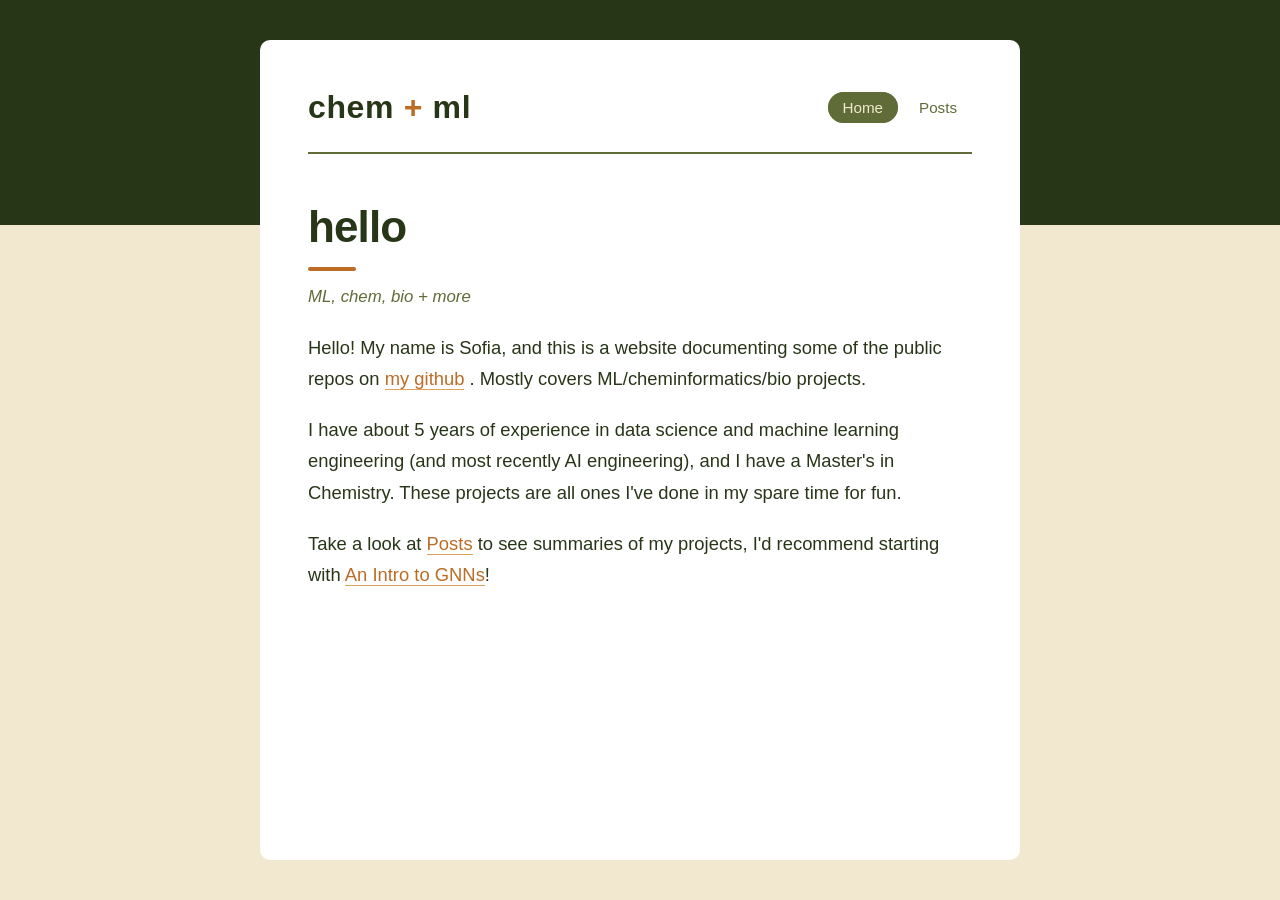
<file: index.html>
<!DOCTYPE html>
<html lang="en">
<head>
    <meta charset="UTF-8">
    <meta name="viewport" content="width=device-width, initial-scale=1.0">
    <title>chem + ml</title>
    <link rel="stylesheet" href="style.css">
</head>
<body>

    <div class="container">
        <!-- Header area with logo and top-right tabs -->
        <header>
            <div class="logo">chem <span class="plus">+</span> ml</div>
            <nav>
                <ul>
                    <li><a href="index.html" class="active">Home</a></li>
                    <li><a href="posts.html">Posts</a></li>
                </ul>
            </nav>
        </header>

        <!-- Main Introduction Content -->
        <main>
            <h1>hello</h1>
            <p class="tagline">ML, chem, bio + more</p>
            <p>Hello! My name is Sofia, and this is a website documenting some of the public repos on <a href="https://github.com/henrytommo" target="_blank" rel="noopener"> my github</a> . Mostly covers ML/cheminformatics/bio projects.</p>
            <p>I have about 5 years of experience in data science and machine learning engineering (and most recently AI engineering), and I have a Master's in Chemistry. These projects are all ones I've done in my spare time for fun.</p>
            <p>Take a look at <a href="posts.html">Posts</a> to see summaries of my projects, I'd recommend starting with <a href="posts/intro-to-gnns.html">An Intro to GNNs</a>!</p>
        </main>
    </div>

</body>
</html>
</file>
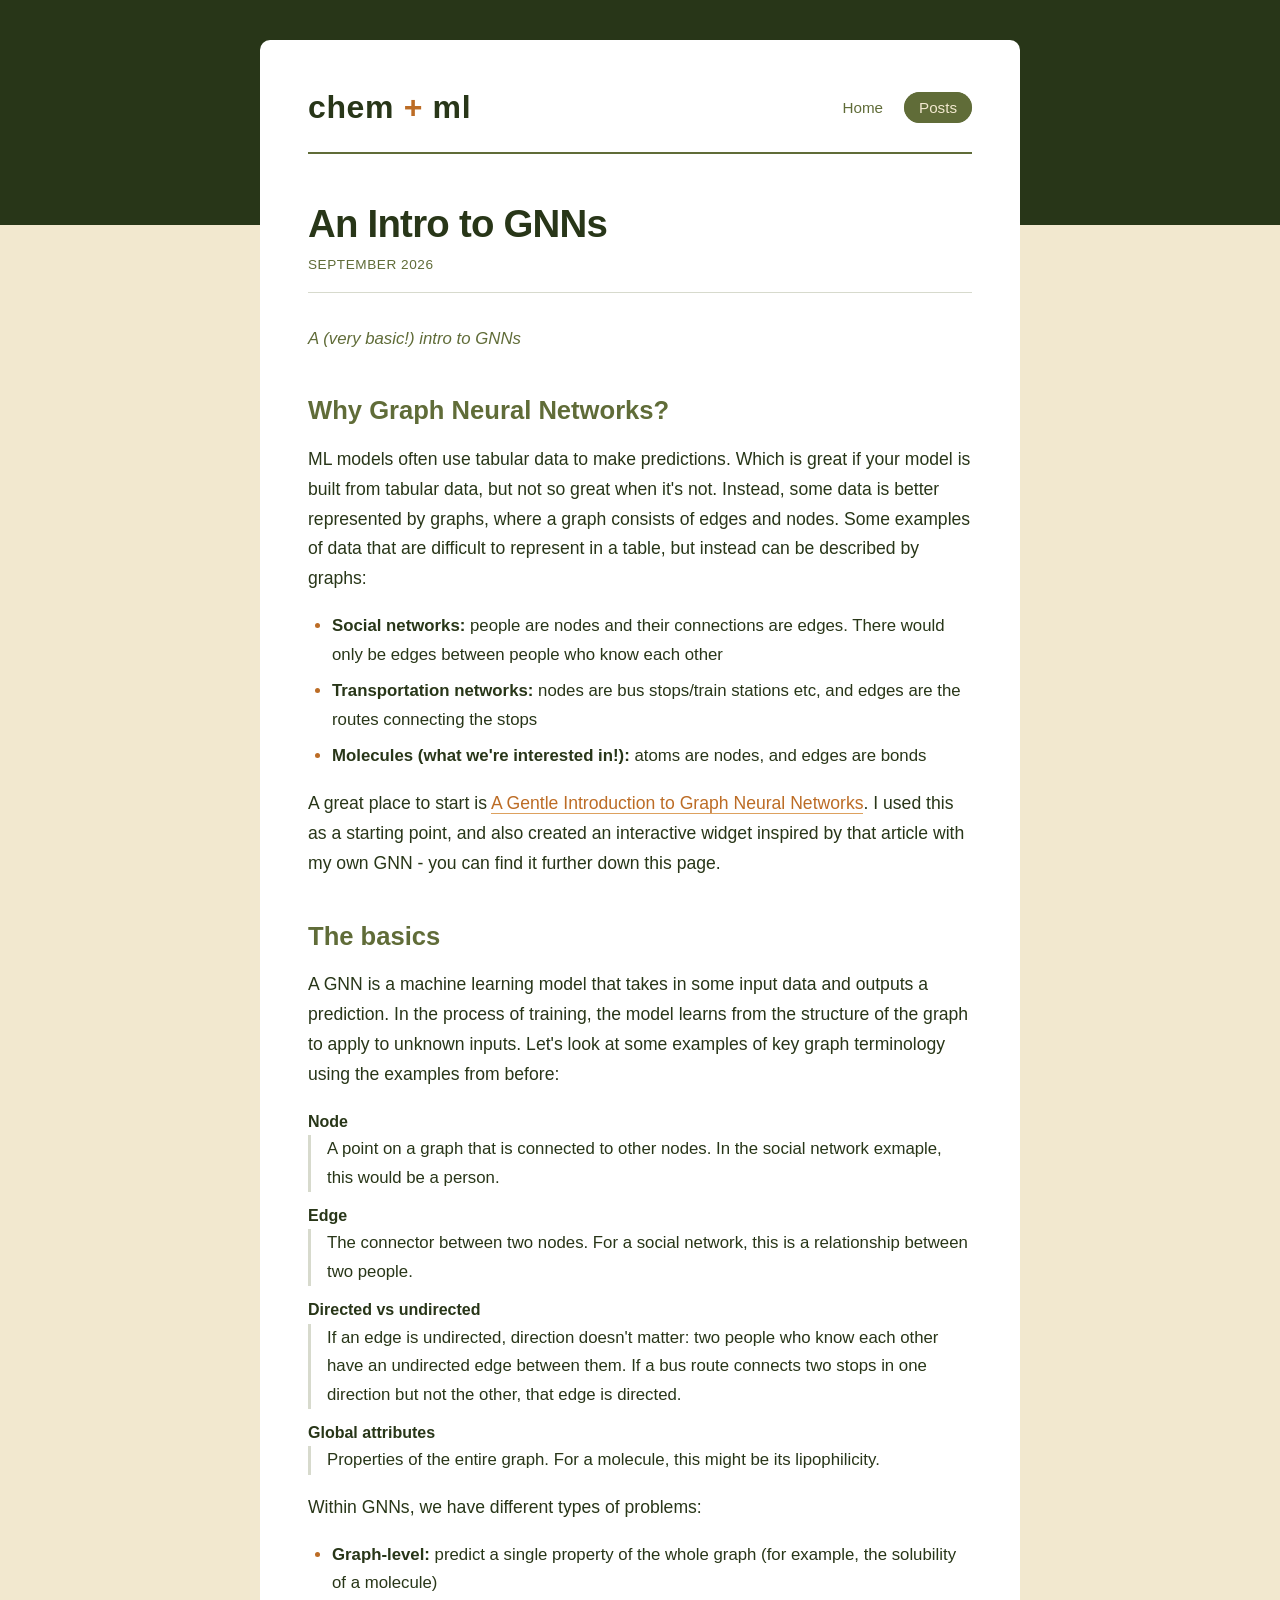
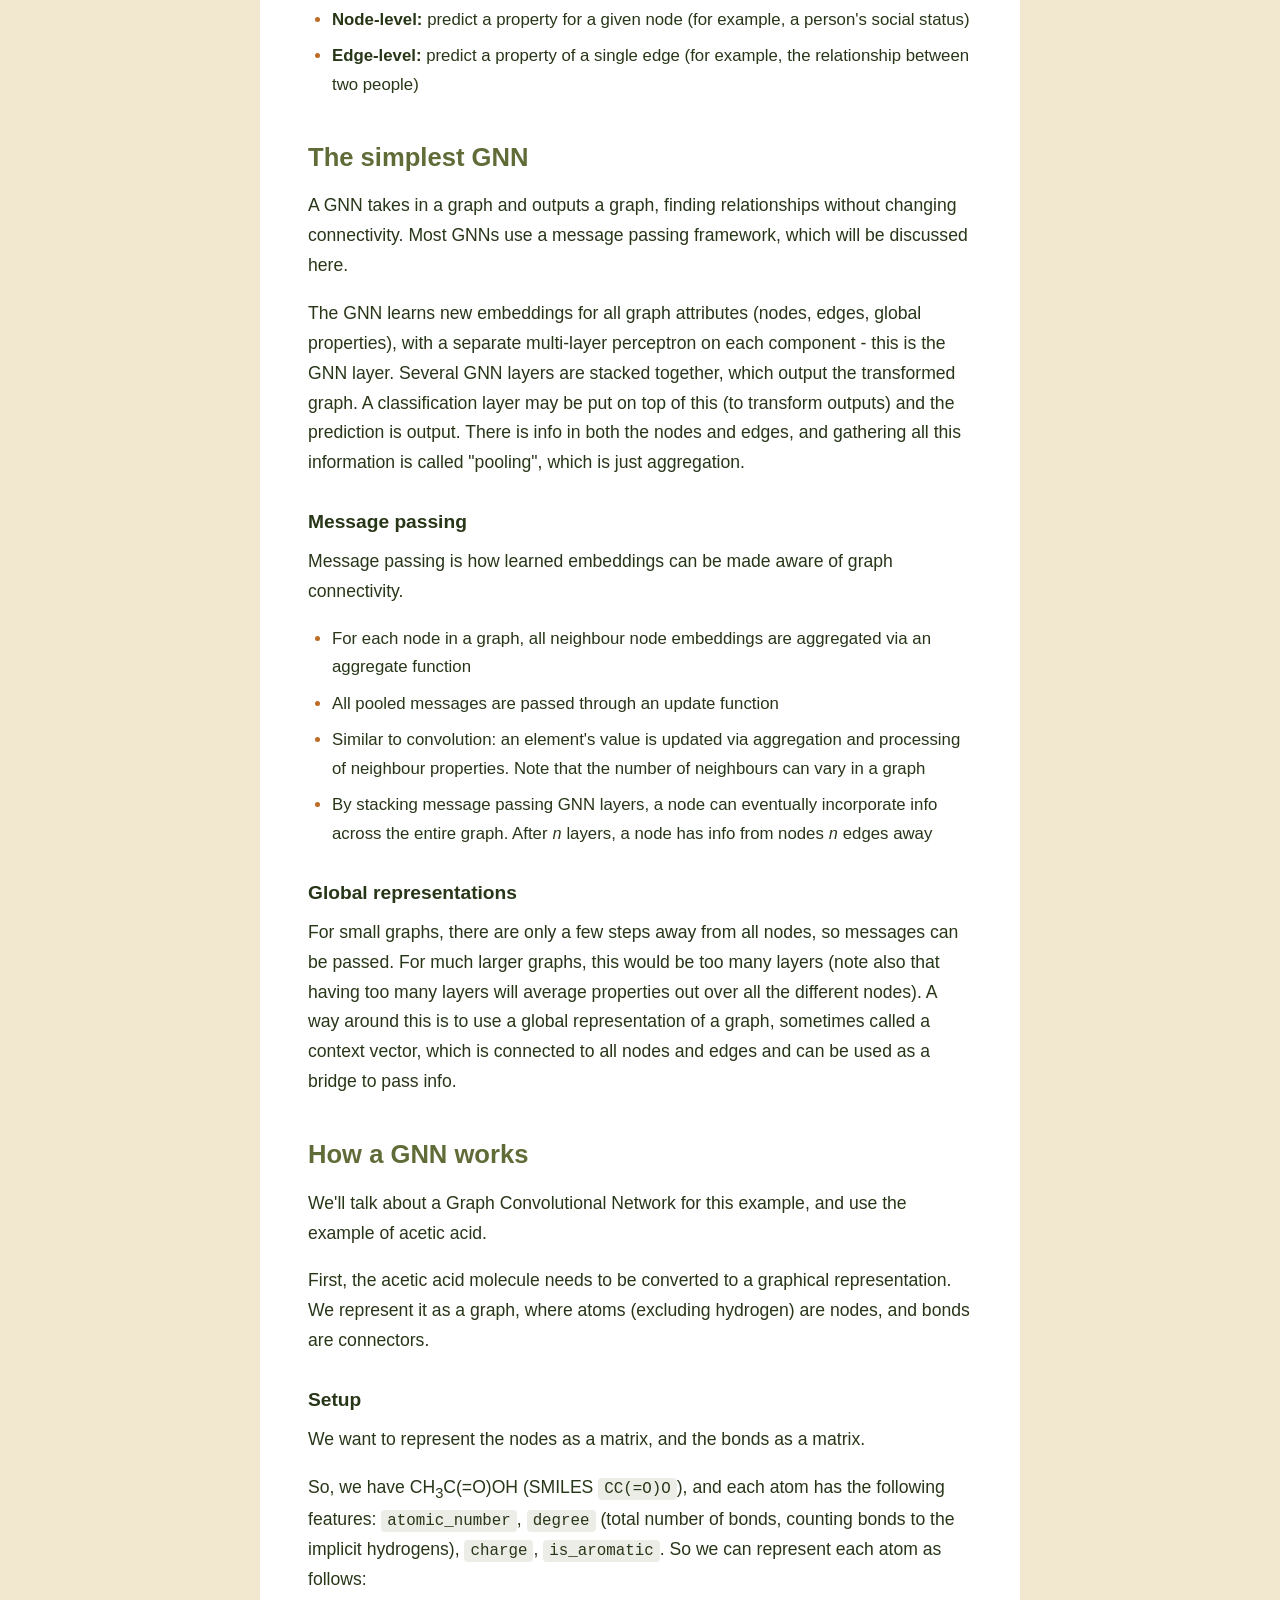
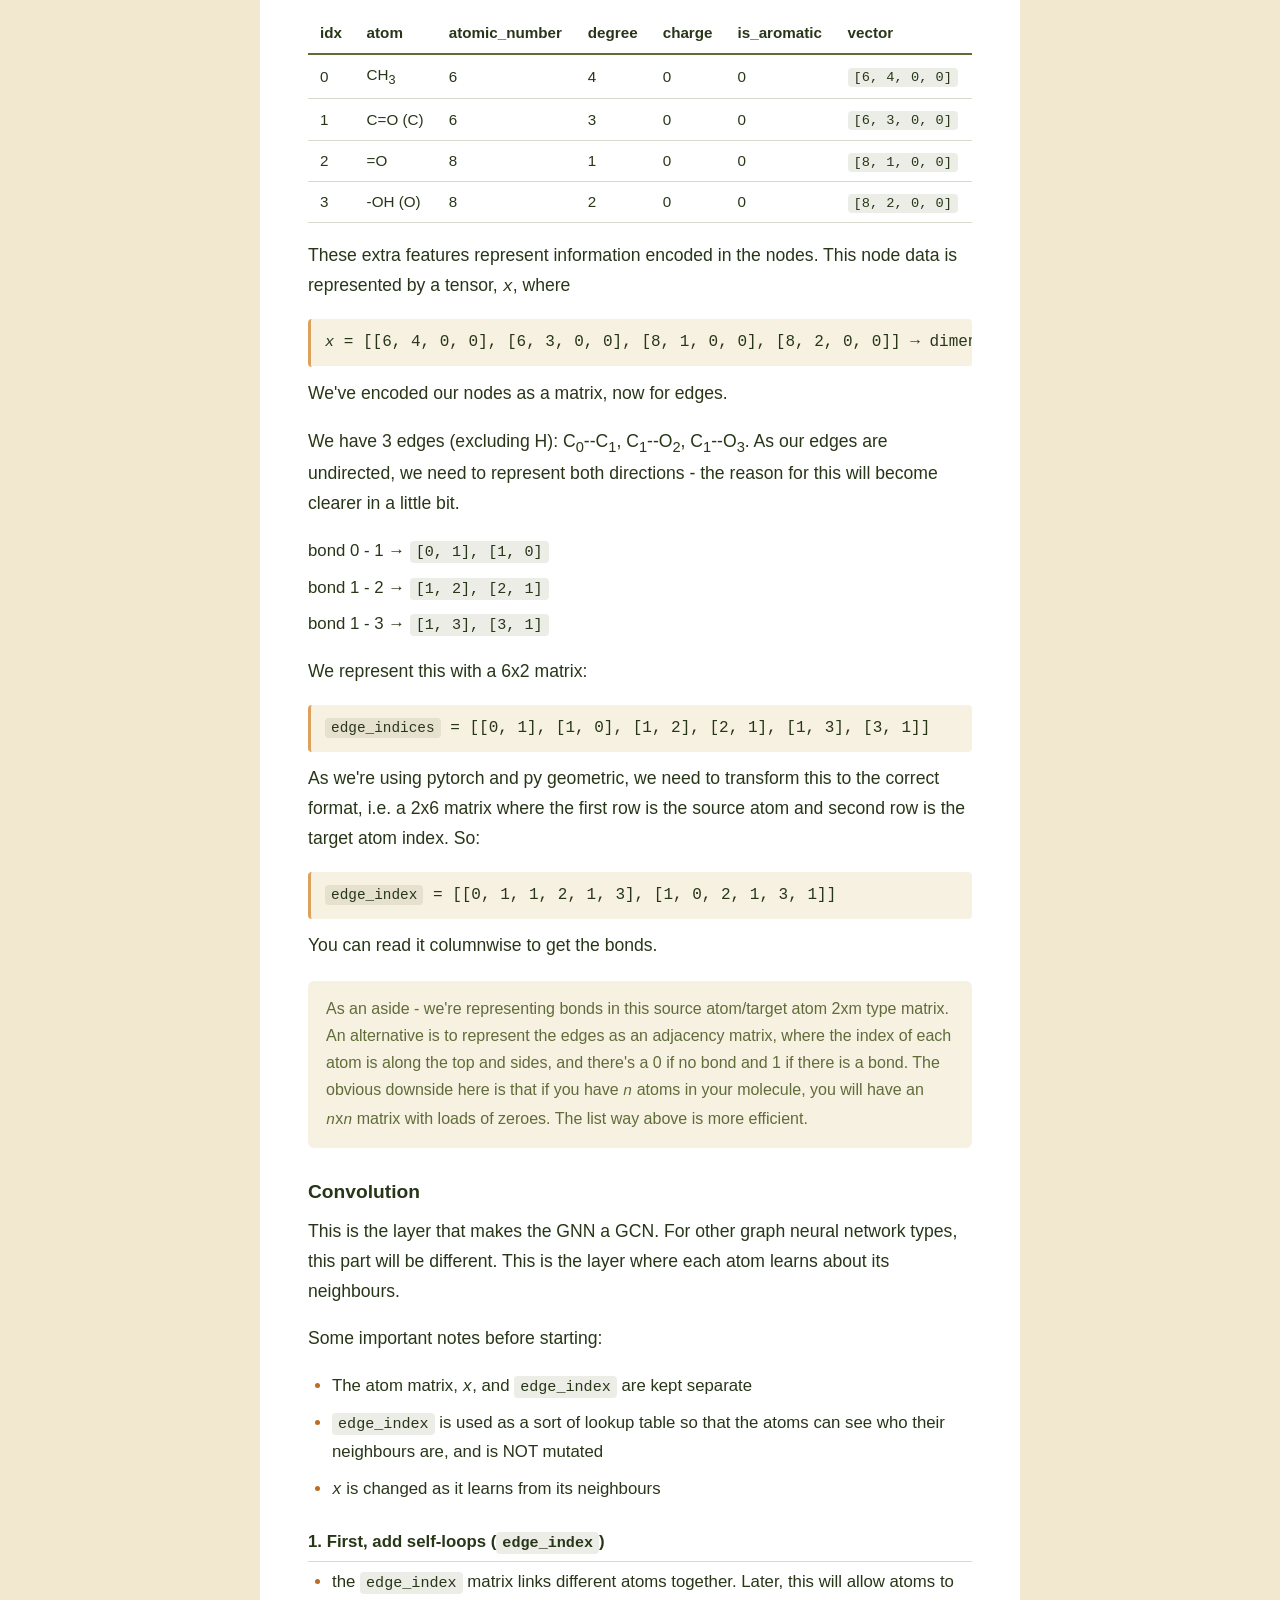
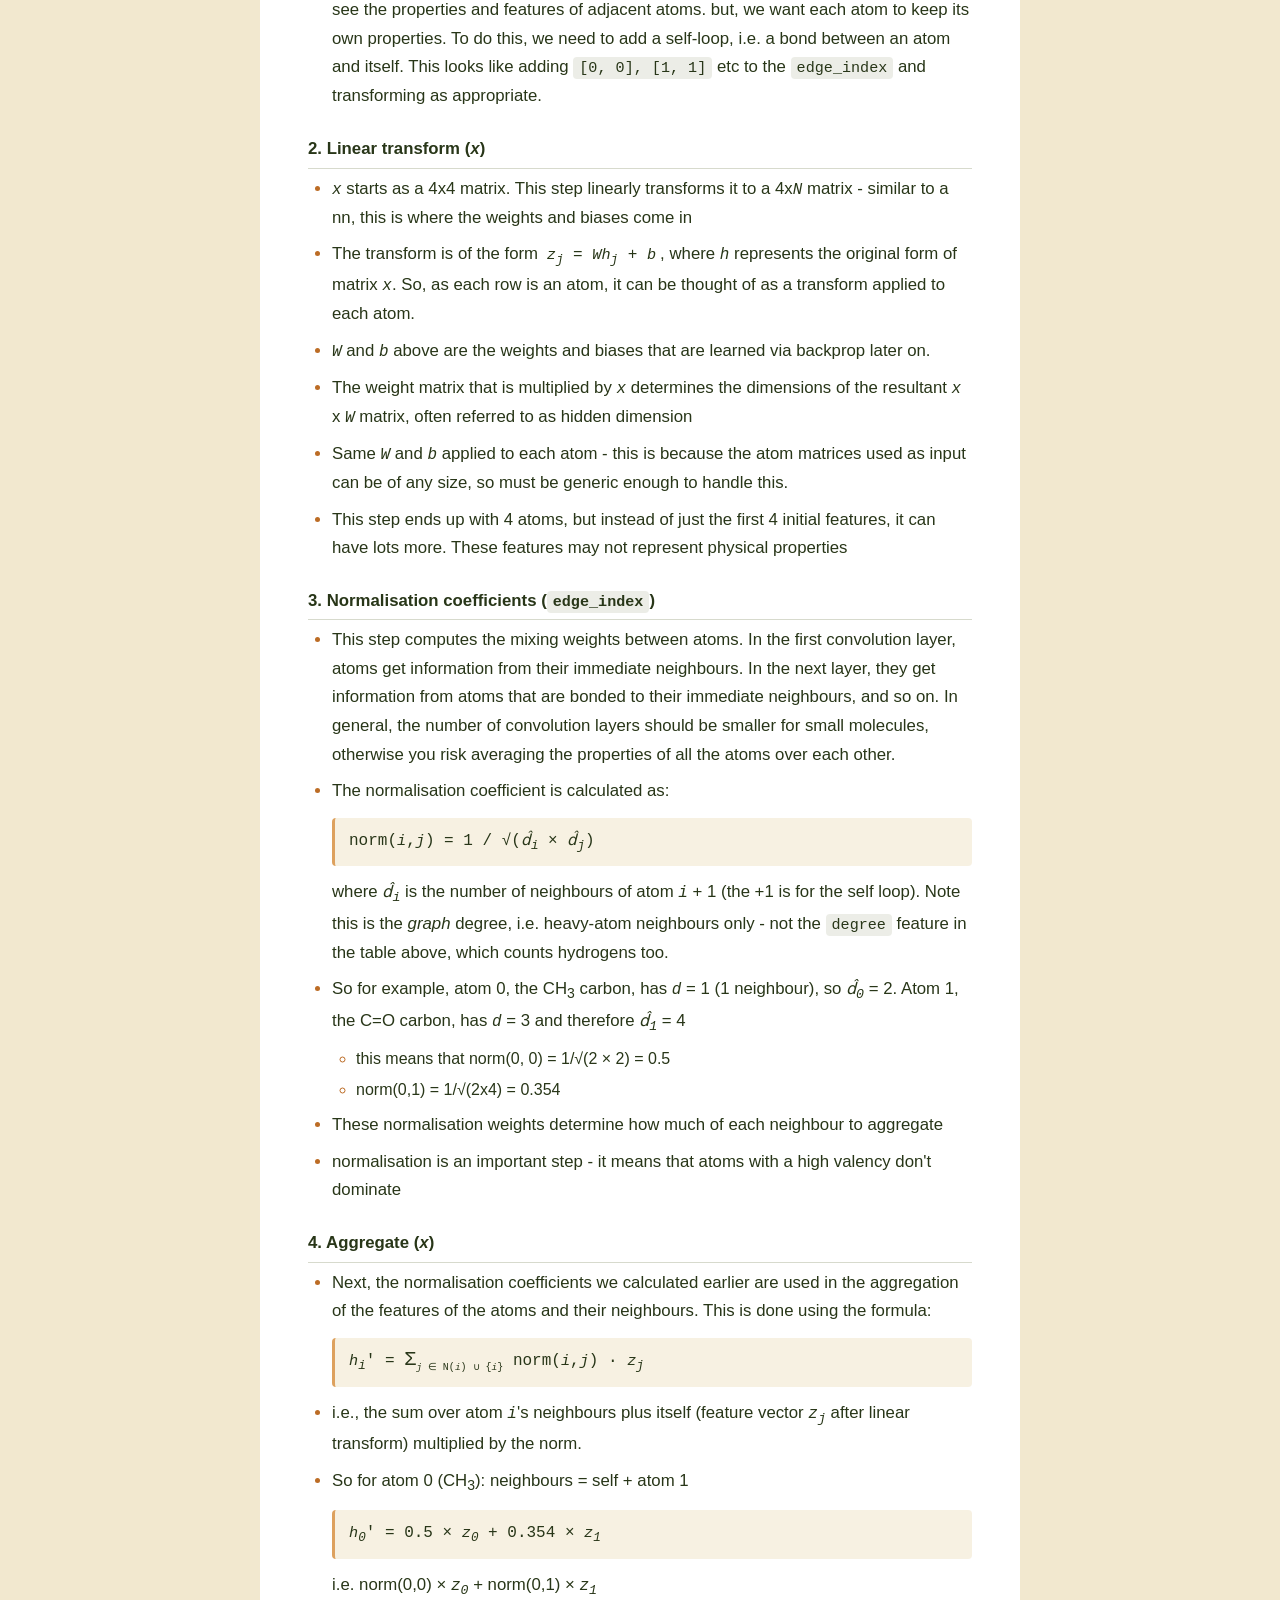
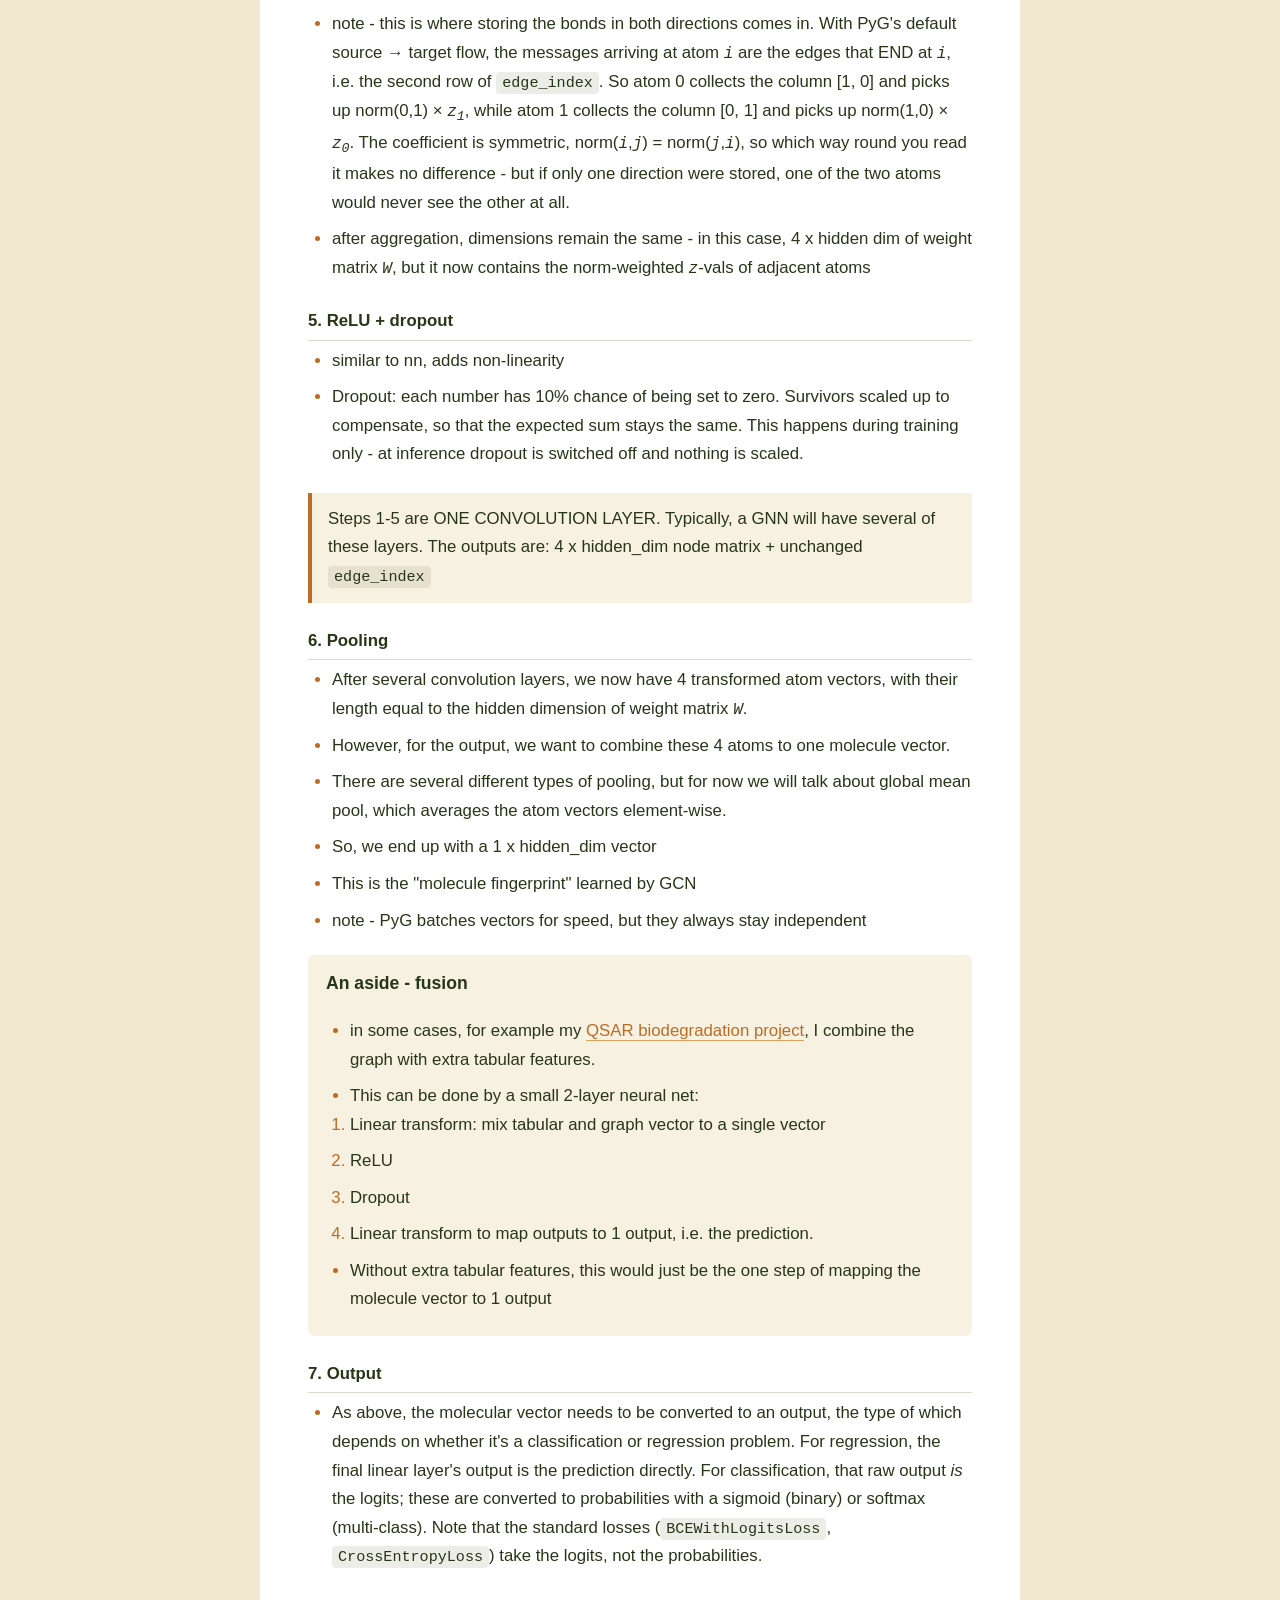
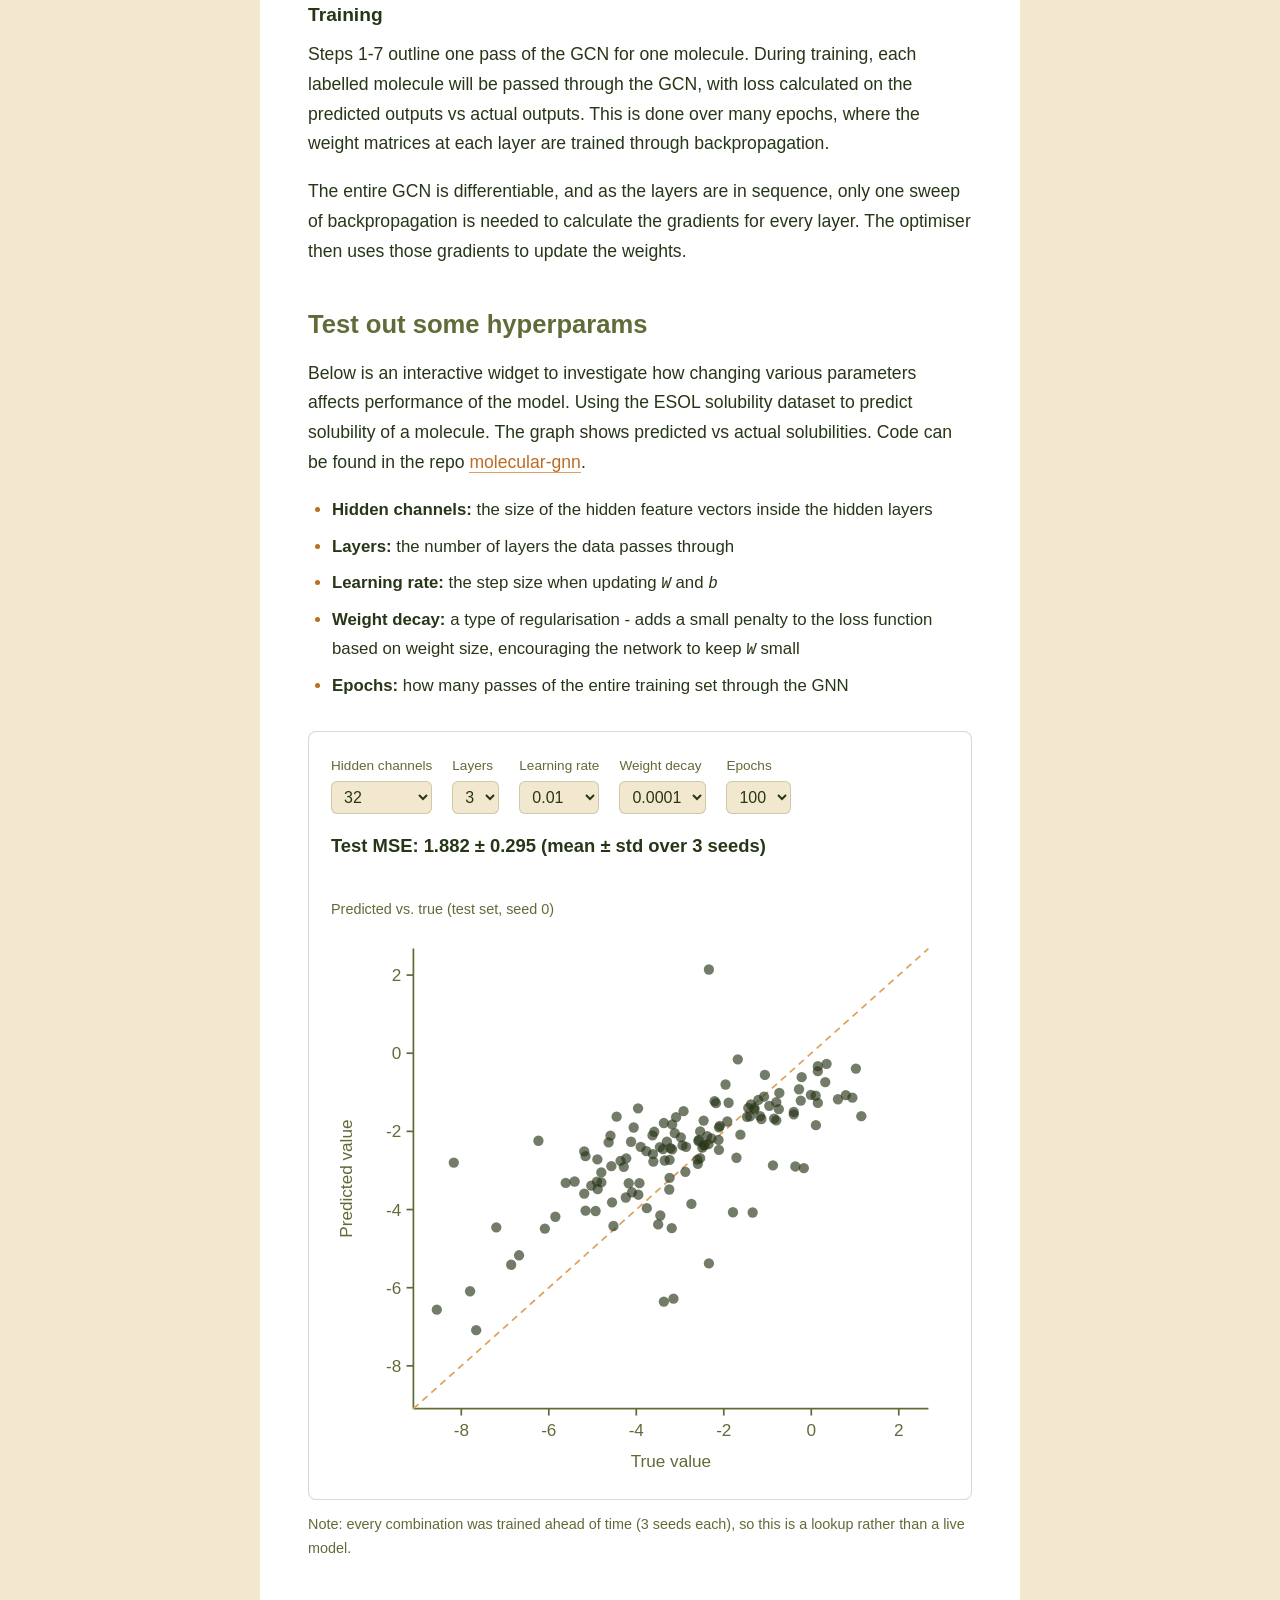
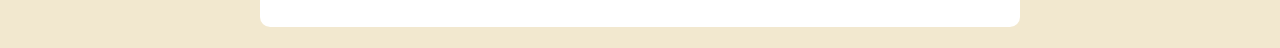
<file: posts/intro-to-gnns.html>
<!DOCTYPE html>
<html lang="en">
<head>
    <meta charset="UTF-8">
    <meta name="viewport" content="width=device-width, initial-scale=1.0">
    <meta http-equiv="Content-Security-Policy" content="default-src 'self'">
    <title>An Intro to GNNs</title>
    <link rel="stylesheet" href="../style.css">
</head>
<body>

    <div class="container">
        <header>
            <div class="logo">chem <span class="plus">+</span> ml</div>
            <nav>
                <ul>
                    <li><a href="../index.html">Home</a></li>
                    <li><a href="../posts.html" class="active">Posts</a></li>
                </ul>
            </nav>
        </header>

        <main>
            <article>
                <h1>An Intro to GNNs</h1>
                <span class="post-date">September 2026</span>

                <p class="tagline">A (very basic!) intro to GNNs</p>

                <h2>Why Graph Neural Networks?</h2>
                <p>ML models often use tabular data to make predictions. Which is great if your model is built from tabular data, but not so great when it's not.
                    Instead, some data is better represented by graphs, where a graph consists of edges and nodes.
                    Some examples of data that are difficult to represent in a table, but instead can be described by graphs:
                </p>
                <ul>
                    <li><strong>Social networks:</strong> people are nodes and their connections are edges. There would only be edges between people who know each other</li>
                    <li><strong>Transportation networks:</strong> nodes are bus stops/train stations etc, and edges are the routes connecting the stops</li>
                    <li><strong>Molecules (what we're interested in!):</strong> atoms are nodes, and edges are bonds</li>
                </ul>

                <p>A great place to start is <a href="https://distill.pub/2021/gnn-intro/" target="_blank" rel="noopener">A Gentle Introduction to Graph Neural Networks</a>. I used this as a starting point,
                    and also created an interactive widget inspired by that article with my own GNN - you can find it further down this page.
                </p>

                <h2>The basics</h2>
                <p>
                    A GNN is a machine learning model that takes in some input data and outputs a prediction.
                    In the process of training, the model learns from the structure of the graph to apply to unknown inputs.
                    Let's look at some examples of key graph terminology using the examples from before:</p>
                <dl>
                    <dt>Node</dt>
                    <dd>A point on a graph that is connected to other nodes. In the social network exmaple, this would be a person.</dd>
                    <dt>Edge</dt>
                    <dd>The connector between two nodes. For a social network, this is a relationship between two people.</dd>
                    <dt>Directed vs undirected</dt>
                    <dd>If an edge is undirected, direction doesn't matter: two people who know each other have an undirected edge between them.
                        If a bus route connects two stops in one direction but not the other, that edge is directed.</dd>
                    <dt>Global attributes</dt>
                    <dd>Properties of the entire graph. For a molecule, this might be its lipophilicity.</dd>
                </dl>

                <p>Within GNNs, we have different types of problems:</p>
                <ul>
                    <li><strong>Graph-level:</strong> predict a single property of the whole graph (for example, the solubility of a molecule)</li>
                    <li><strong>Node-level:</strong> predict a property for a given node (for example, a person's social status)</li>
                    <li><strong>Edge-level:</strong> predict a property of a single edge (for example, the relationship between two people)</li>
                </ul>

                <h2>The simplest GNN</h2>
                <p>A GNN takes in a graph and outputs a graph, finding relationships without changing connectivity.
                    Most GNNs use a message passing framework, which will be discussed here.
                </p>
                <p>The GNN learns new embeddings for all graph attributes (nodes, edges, global properties), with a separate multi-layer perceptron on each component - this is the GNN layer.
                    Several GNN layers are stacked together, which output the transformed graph. A classification layer may be put on top of this (to transform outputs) and the prediction is output.
                    There is info in both the nodes and edges, and gathering all this information is called "pooling", which is just aggregation.
                </p>

                <h3>Message passing</h3>
                <p>Message passing is how learned embeddings can be made aware of graph connectivity.</p>
                <ul>
                    <li>For each node in a graph, all neighbour node embeddings are aggregated via an aggregate function</li>
                    <li>All pooled messages are passed through an update function</li>
                    <li>Similar to convolution: an element's value is updated via aggregation and processing of neighbour properties. Note that the number of neighbours can vary in a graph</li>
                    <li>By stacking message passing GNN layers, a node can eventually incorporate info across the entire graph. After <var>n</var> layers, a node has info from nodes <var>n</var> edges away</li>
                </ul>

                <h3>Global representations</h3>
                <p>For small graphs, there are only a few steps away from all nodes, so messages can be passed. For much larger graphs, this would be too many layers (note also that having too many layers will average properties out over all the different nodes).
                    A way around this is to use a global representation of a graph, sometimes called a context vector, which is connected to all nodes and edges and can be used as a bridge to pass info.
                </p>


                <h2>How a GNN works</h2>
                <p>We'll talk about a Graph Convolutional Network for this example, and use the example of acetic acid.</p>
                <p>First, the acetic acid molecule needs to be converted to a graphical representation. We represent it as a graph, where atoms (excluding hydrogen) are nodes, and bonds are connectors.</p>

                <h3>Setup</h3>
                <p>We want to represent the nodes as a matrix, and the bonds as a matrix.</p>
                <p>So, we have CH<sub>3</sub>C(=O)OH (SMILES <code>CC(=O)O</code>), and each atom has the following features: <code>atomic_number</code>, <code>degree</code> (total number of bonds, counting bonds to the implicit hydrogens), <code>charge</code>, <code>is_aromatic</code>.
                    So we can represent each atom as follows:
                </p>

                <div class="table-wrap">
                    <table>
                        <thead>
                            <tr><th>idx</th><th>atom</th><th>atomic_number</th><th>degree</th><th>charge</th><th>is_aromatic</th><th>vector</th></tr>
                        </thead>
                        <tbody>
                            <tr><td>0</td><td>CH<sub>3</sub></td><td>6</td><td>4</td><td>0</td><td>0</td><td><code>[6, 4, 0, 0]</code></td></tr>
                            <tr><td>1</td><td>C=O (C)</td><td>6</td><td>3</td><td>0</td><td>0</td><td><code>[6, 3, 0, 0]</code></td></tr>
                            <tr><td>2</td><td>=O</td><td>8</td><td>1</td><td>0</td><td>0</td><td><code>[8, 1, 0, 0]</code></td></tr>
                            <tr><td>3</td><td>-OH (O)</td><td>8</td><td>2</td><td>0</td><td>0</td><td><code>[8, 2, 0, 0]</code></td></tr>
                        </tbody>
                    </table>
                </div>

                <p>These extra features represent information encoded in the nodes. This node data is represented by a tensor, <var>x</var>, where</p>
                <p class="formula"><var>x</var> = [[6, 4, 0, 0], [6, 3, 0, 0], [8, 1, 0, 0], [8, 2, 0, 0]] &rarr; dimensions = (4, 4)</p>

                <p>We've encoded our nodes as a matrix, now for edges.</p>
                <p>We have 3 edges (excluding H): C<sub>0</sub>--C<sub>1</sub>, C<sub>1</sub>--O<sub>2</sub>, C<sub>1</sub>--O<sub>3</sub>. As our edges are undirected, we need to represent both directions - the reason for this will become clearer in a little bit.</p>
                <ul class="plain">
                    <li>bond 0 - 1 &rarr; <code>[0, 1], [1, 0]</code></li>
                    <li>bond 1 - 2 &rarr; <code>[1, 2], [2, 1]</code></li>
                    <li>bond 1 - 3 &rarr; <code>[1, 3], [3, 1]</code></li>
                </ul>

                <p>We represent this with a 6x2 matrix:</p>
                <p class="formula"><code>edge_indices</code> = [[0, 1], [1, 0], [1, 2], [2, 1], [1, 3], [3, 1]]</p>
                <p>As we're using pytorch and py geometric, we need to transform this to the correct format, i.e. a 2x6 matrix where the first row is the source atom and second row is the target atom index. So:</p>
                <p class="formula"><code>edge_index</code> = [[0, 1, 1, 2, 1, 3], [1, 0, 2, 1, 3, 1]]</p>
                <p>You can read it columnwise to get the bonds.</p>

                <p class="aside">As an aside - we're representing bonds in this source atom/target atom 2xm type matrix. An alternative is to represent the edges as an adjacency matrix, where the index of each atom is along the top and sides, and there's a 0 if no bond and 1 if there is a bond. The obvious downside here is that if you have <var>n</var> atoms in your molecule, you will have an <var>n</var>x<var>n</var> matrix with loads of zeroes. The list way above is more efficient.</p>

                <h3>Convolution</h3>
                <p>This is the layer that makes the GNN a GCN. For other graph neural network types, this part will be different. This is the layer where each atom learns about its neighbours.</p>
                <p>Some important notes before starting:</p>
                <ul>
                    <li>The atom matrix, <var>x</var>, and <code>edge_index</code> are kept separate</li>
                    <li><code>edge_index</code> is used as a sort of lookup table so that the atoms can see who their neighbours are, and is NOT mutated</li>
                    <li><var>x</var> is changed as it learns from its neighbours</li>
                </ul>

                <h4>1. First, add self-loops (<code>edge_index</code>)</h4>
                <ul>
                    <li>the <code>edge_index</code> matrix links different atoms together. Later, this will allow atoms to see the properties and features of adjacent atoms. but, we want each atom to keep its own properties. To do this, we need to add a self-loop, i.e. a bond between an atom and itself. This looks like adding <code>[0, 0], [1, 1]</code> etc to the <code>edge_index</code> and transforming as appropriate.</li>
                </ul>

                <h4>2. Linear transform (<var>x</var>)</h4>
                <ul>
                    <li><var>x</var> starts as a 4x4 matrix. This step linearly transforms it to a 4x<var>N</var> matrix - similar to a nn, this is where the weights and biases come in</li>
                    <li>The transform is of the form
                        <span class="formula inline"><var>z<sub>j</sub></var> = <var>W</var><var>h<sub>j</sub></var> + <var>b</var></span>,
                        where <var>h</var> represents the original form of matrix <var>x</var>. So, as each row is an atom, it can be thought of as a transform applied to each atom.</li>
                    <li><var>W</var> and <var>b</var> above are the weights and biases that are learned via backprop later on.</li>
                    <li>The weight matrix that is multiplied by <var>x</var> determines the dimensions of the resultant <var>x</var> x <var>W</var> matrix, often referred to as hidden dimension</li>
                    <li>Same <var>W</var> and <var>b</var> applied to each atom - this is because the atom matrices used as input can be of any size, so must be generic enough to handle this.</li>
                    <li>This step ends up with 4 atoms, but instead of just the first 4 initial features, it can have lots more. These features may not represent physical properties</li>
                </ul>

                <h4>3. Normalisation coefficients (<code>edge_index</code>)</h4>
                <ul>
                    <li>This step computes the mixing weights between atoms. In the first convolution layer, atoms get information from their immediate neighbours. In the next layer, they get information from atoms that are bonded to their immediate neighbours, and so on. In general, the number of convolution layers should be smaller for small molecules, otherwise you risk averaging the properties of all the atoms over each other.</li>
                    <li>The normalisation coefficient is calculated as:
                        <span class="formula block">norm(<var>i</var>,<var>j</var>) = 1 / &radic;(<var>d&#770;<sub>i</sub></var> &times; <var>d&#770;<sub>j</sub></var>)</span>
                        where <var>d&#770;<sub>i</sub></var> is the number of neighbours of atom <var>i</var> + 1 (the +1 is for the self loop). Note this is the <em>graph</em> degree, i.e. heavy-atom neighbours only - not the <code>degree</code> feature in the table above, which counts hydrogens too.</li>
                    <li>So for example, atom 0, the CH<sub>3</sub> carbon, has <var>d</var> = 1 (1 neighbour), so <var>d&#770;<sub>0</sub></var> = 2. Atom 1, the C=O carbon, has <var>d</var> = 3 and therefore <var>d&#770;<sub>1</sub></var> = 4
                        <ul>
                            <li>this means that norm(0, 0) = 1/&radic;(2 &times; 2) = 0.5</li>
                            <li>norm(0,1) = 1/&radic;(2x4) = 0.354</li>
                        </ul>
                    </li>
                    <li>These normalisation weights determine how much of each neighbour to aggregate</li>
                    <li>normalisation is an important step - it means that atoms with a high valency don't dominate</li>
                </ul>

                <h4>4. Aggregate (<var>x</var>)</h4>
                <ul>
                    <li>Next, the normalisation coefficients we calculated earlier are used in the aggregation of the features of the atoms and their neighbours. This is done using the formula:
                        <span class="formula block"><var>h<sub>i</sub></var>&prime; = <span class="sum">&Sigma;<sub><var>j</var> &isin; N(<var>i</var>) &cup; {<var>i</var>}</sub></span> norm(<var>i</var>,<var>j</var>) &middot; <var>z<sub>j</sub></var></span>
                    </li>
                    <li>i.e., the sum over atom <var>i</var>'s neighbours plus itself (feature vector <var>z<sub>j</sub></var> after linear transform) multiplied by the norm.</li>
                    <li>So for atom 0 (CH<sub>3</sub>): neighbours = self + atom 1
                        <span class="formula block"><var>h<sub>0</sub></var>&prime; = 0.5 &times; <var>z<sub>0</sub></var> + 0.354 &times; <var>z<sub>1</sub></var></span>
                        i.e. norm(0,0) &times; <var>z<sub>0</sub></var> + norm(0,1) &times; <var>z<sub>1</sub></var>
                    </li>
                    <li>note - this is where storing the bonds in both directions comes in. With PyG's default source &rarr; target flow, the messages arriving at atom <var>i</var> are the edges that END at <var>i</var>, i.e. the second row of <code>edge_index</code>. So atom 0 collects the column [1, 0] and picks up norm(0,1) &times; <var>z<sub>1</sub></var>, while atom 1 collects the column [0, 1] and picks up norm(1,0) &times; <var>z<sub>0</sub></var>. The coefficient is symmetric, norm(<var>i</var>,<var>j</var>) = norm(<var>j</var>,<var>i</var>), so which way round you read it makes no difference - but if only one direction were stored, one of the two atoms would never see the other at all.</li>
                    <li>after aggregation, dimensions remain the same - in this case, 4 x hidden dim of weight matrix <var>W</var>, but it now contains the norm-weighted <var>z</var>-vals of adjacent atoms</li>
                </ul>

                <h4>5. ReLU + dropout</h4>
                <ul>
                    <li>similar to nn, adds non-linearity</li>
                    <li>Dropout: each number has 10% chance of being set to zero. Survivors scaled up to compensate, so that the expected sum stays the same. This happens during training only - at inference dropout is switched off and nothing is scaled.</li>
                </ul>

                <p class="callout">Steps 1-5 are ONE CONVOLUTION LAYER. Typically, a GNN will have several of these layers. The outputs are: 4 x hidden_dim node matrix + unchanged <code>edge_index</code></p>

                <h4>6. Pooling</h4>
                <ul>
                    <li>After several convolution layers, we now have 4 transformed atom vectors, with their length equal to the hidden dimension of weight matrix <var>W</var>.</li>
                    <li>However, for the output, we want to combine these 4 atoms to one molecule vector.</li>
                    <li>There are several different types of pooling, but for now we will talk about global mean pool, which averages the atom vectors element-wise.</li>
                    <li>So, we end up with a 1 x hidden_dim vector</li>
                    <li>This is the "molecule fingerprint" learned by GCN</li>
                    <li>note - PyG batches vectors for speed, but they always stay independent</li>
                </ul>

                <div class="aside">
                    <p><strong>An aside - fusion</strong></p>
                    <ul>
                        <li>in some cases, for example my <a href="qsar-biodegradation.html" target="_blank" rel="noopener">QSAR biodegradation project</a>, I combine the graph with extra tabular features.</li>
                        <li>This can be done by a small 2-layer neural net:
                            <ol>
                                <li>Linear transform: mix tabular and graph vector to a single vector</li>
                                <li>ReLU</li>
                                <li>Dropout</li>
                                <li>Linear transform to map outputs to 1 output, i.e. the prediction.</li>
                            </ol>
                        </li>
                        <li>Without extra tabular features, this would just be the one step of mapping the molecule vector to 1 output</li>
                    </ul>
                </div>

                <h4>7. Output</h4>
                <ul>
                    <li>As above, the molecular vector needs to be converted to an output, the type of which depends on whether it's a classification or regression problem. For regression, the final linear layer's output is the prediction directly. For classification, that raw output <em>is</em> the logits; these are converted to probabilities with a sigmoid (binary) or softmax (multi-class). Note that the standard losses (<code>BCEWithLogitsLoss</code>, <code>CrossEntropyLoss</code>) take the logits, not the probabilities.</li>
                </ul>

                <h3>Training</h3>
                <p>Steps 1-7 outline one pass of the GCN for one molecule. During training, each labelled molecule will be passed through the GCN, with loss calculated on the predicted outputs vs actual outputs.
                    This is done over many epochs, where the weight matrices at each layer are trained through backpropagation.
                </p>
                <p>The entire GCN is differentiable, and as the layers are in sequence, only one sweep of backpropagation is needed to calculate the gradients for every layer. The optimiser then uses those gradients to update the weights.</p>

                <h2>Test out some hyperparams</h2>
                <p>Below is an interactive widget to investigate how changing various parameters affects performance of the model.
                    Using the ESOL solubility dataset to predict solubility of a molecule. The graph shows predicted vs actual solubilities.
                    Code can be found in the repo <a href="https://github.com/henrytommo/molecular-gnn" target="_blank" rel="noopener">molecular-gnn</a>.
                </p>
                <ul>
                    <li><strong>Hidden channels:</strong> the size of the hidden feature vectors inside the hidden layers</li>
                    <li><strong>Layers:</strong> the number of layers the data passes through</li>
                    <li><strong>Learning rate:</strong> the step size when updating <var>W</var> and <var>b</var></li>
                    <li><strong>Weight decay:</strong> a type of regularisation - adds a small penalty to the loss function based on weight size, encouraging the network to keep <var>W</var> small</li>
                    <li><strong>Epochs:</strong> how many passes of the entire training set through the GNN</li>
                </ul>
                <div id="gnn-demo"></div>
                <p class="note">Note: every combination was trained ahead of time (3 seeds each), so this is a lookup rather than a live model.</p>
            </article>
        </main>
    </div>

    <script src="../js/intro-to-gnns.js"></script>
</body>
</html>
</file>
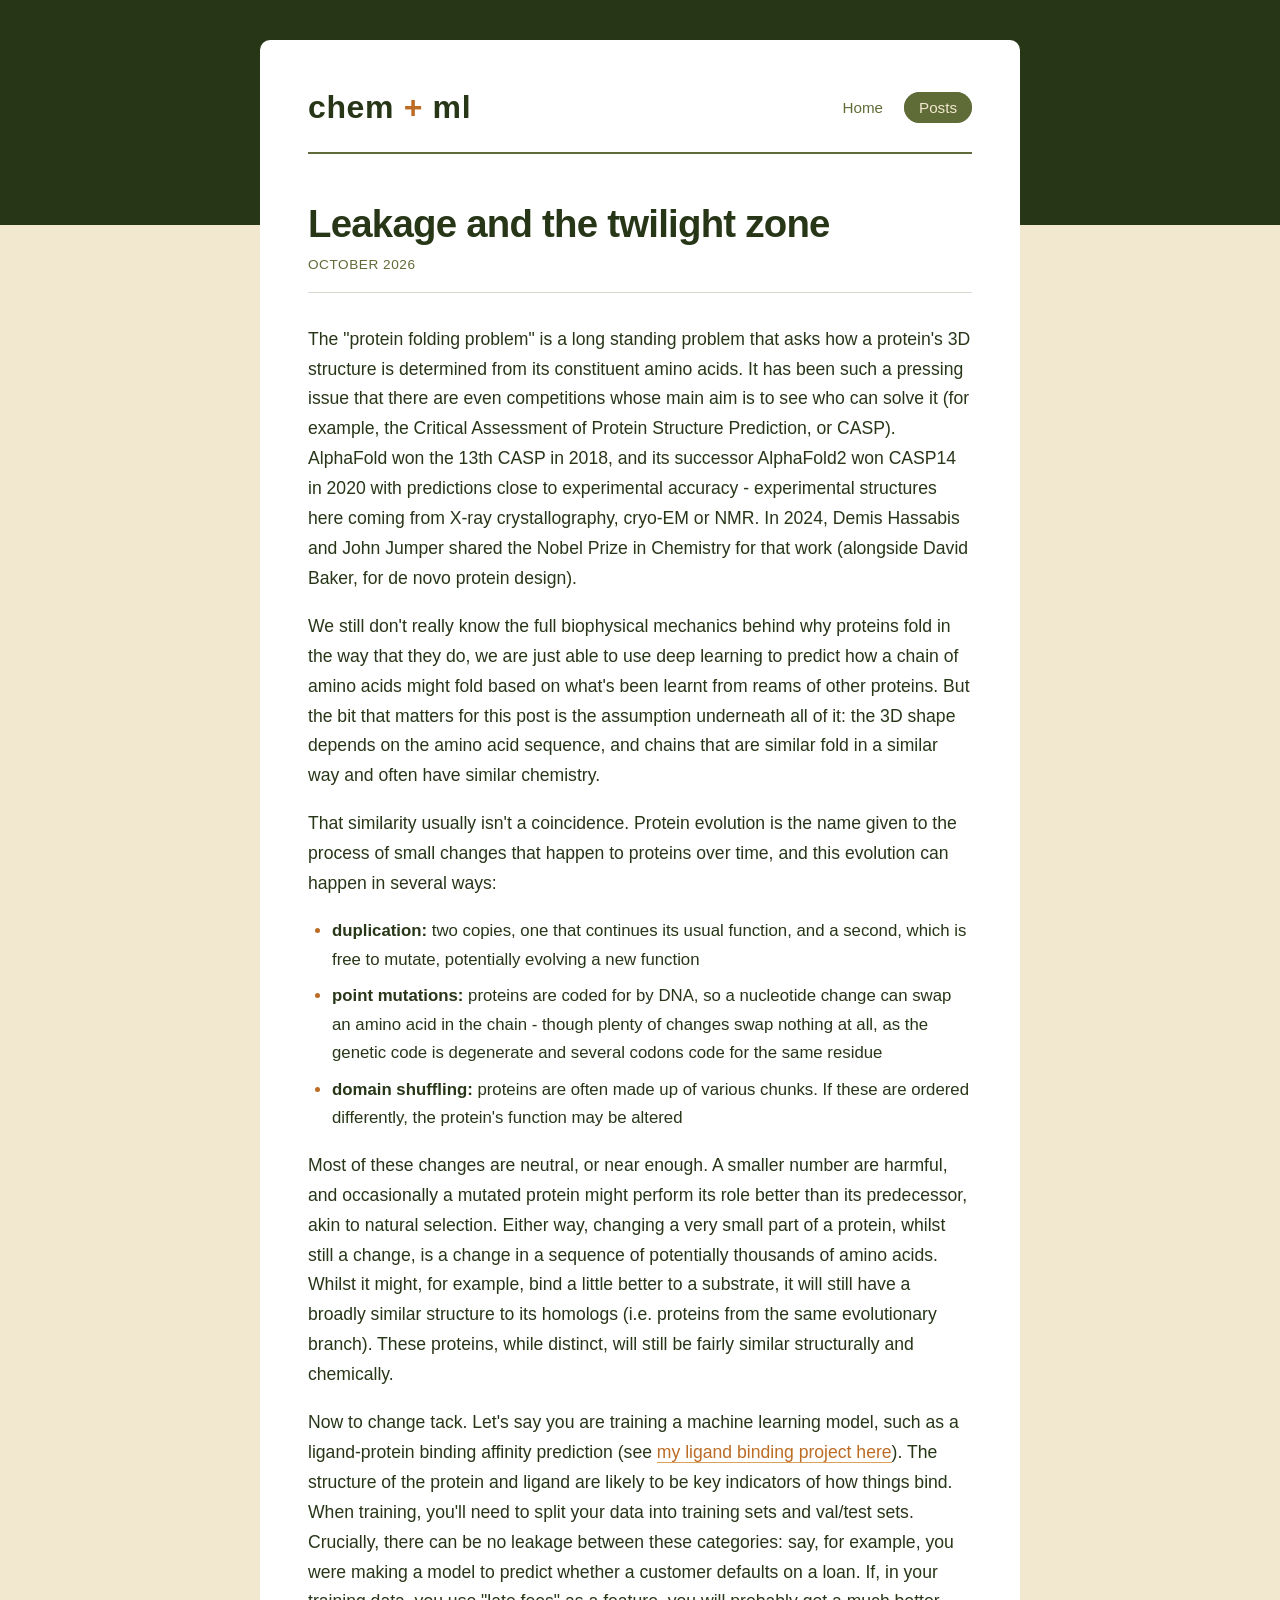
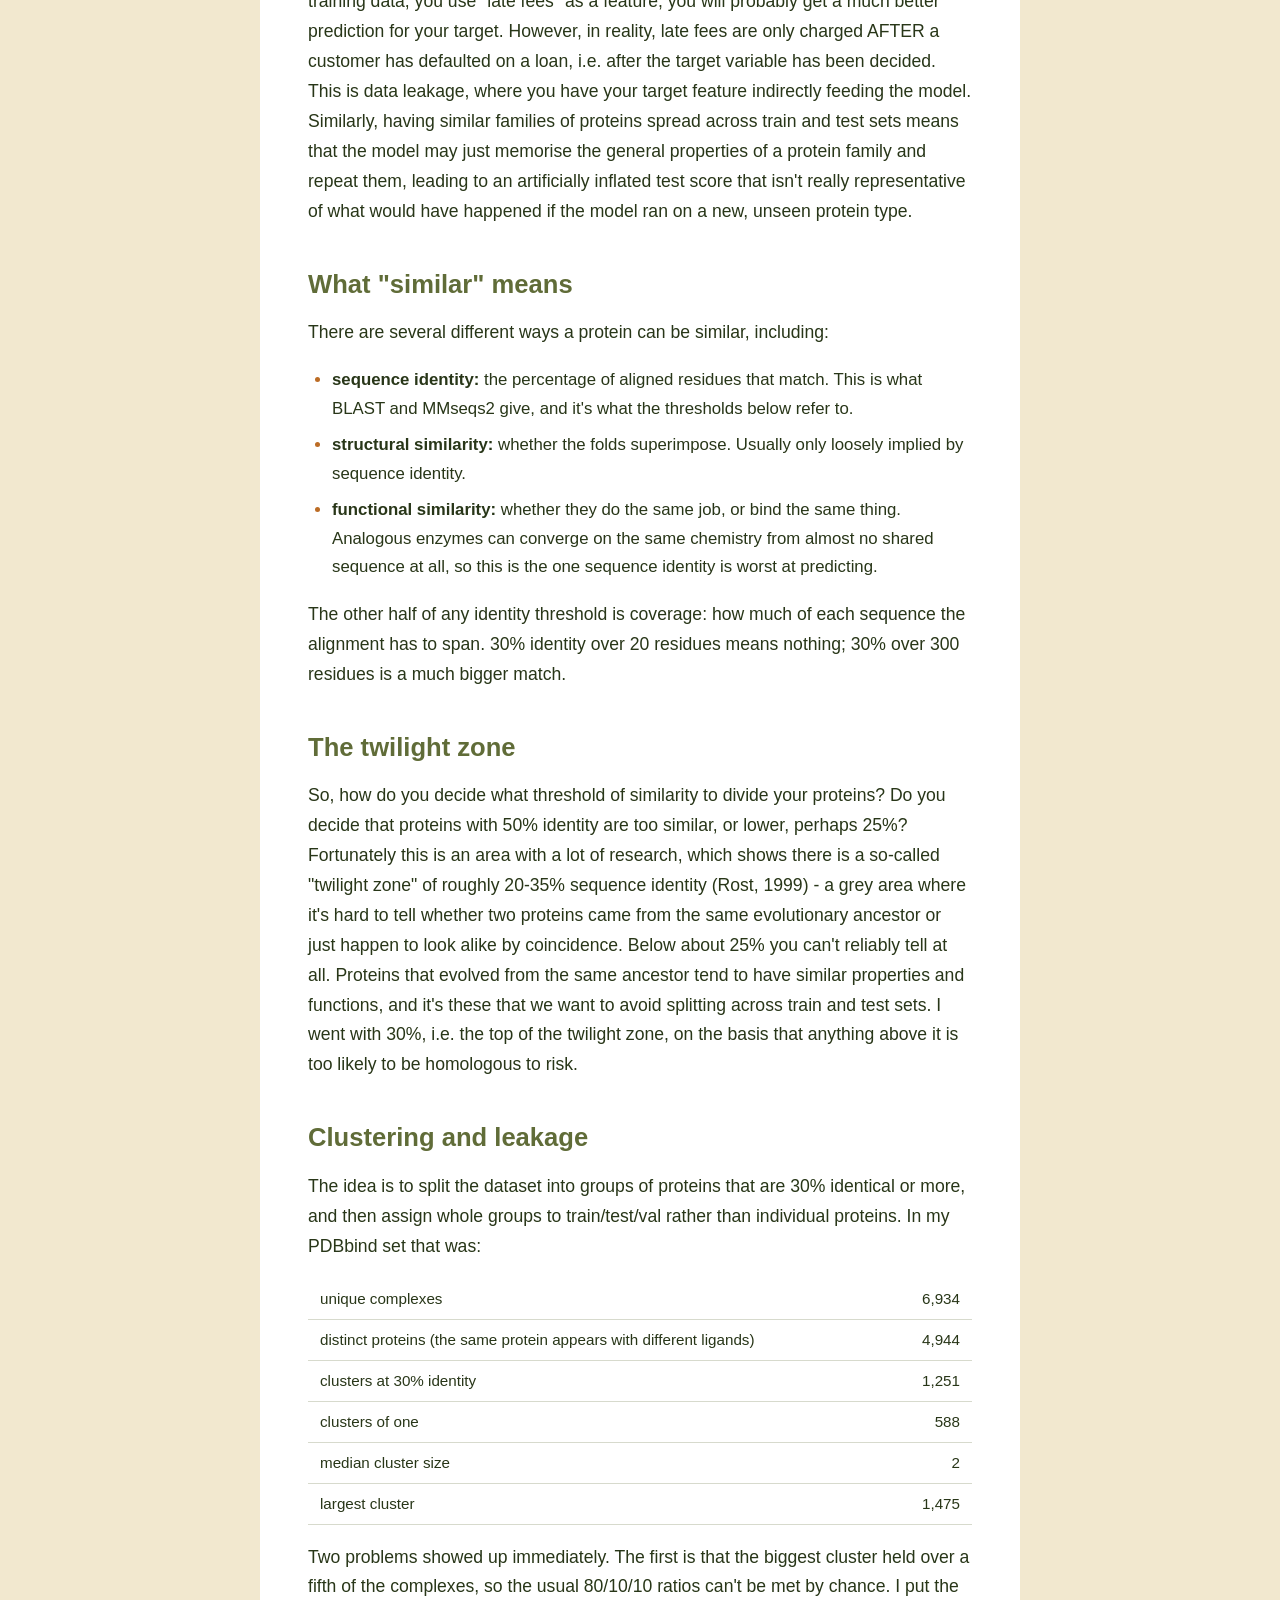
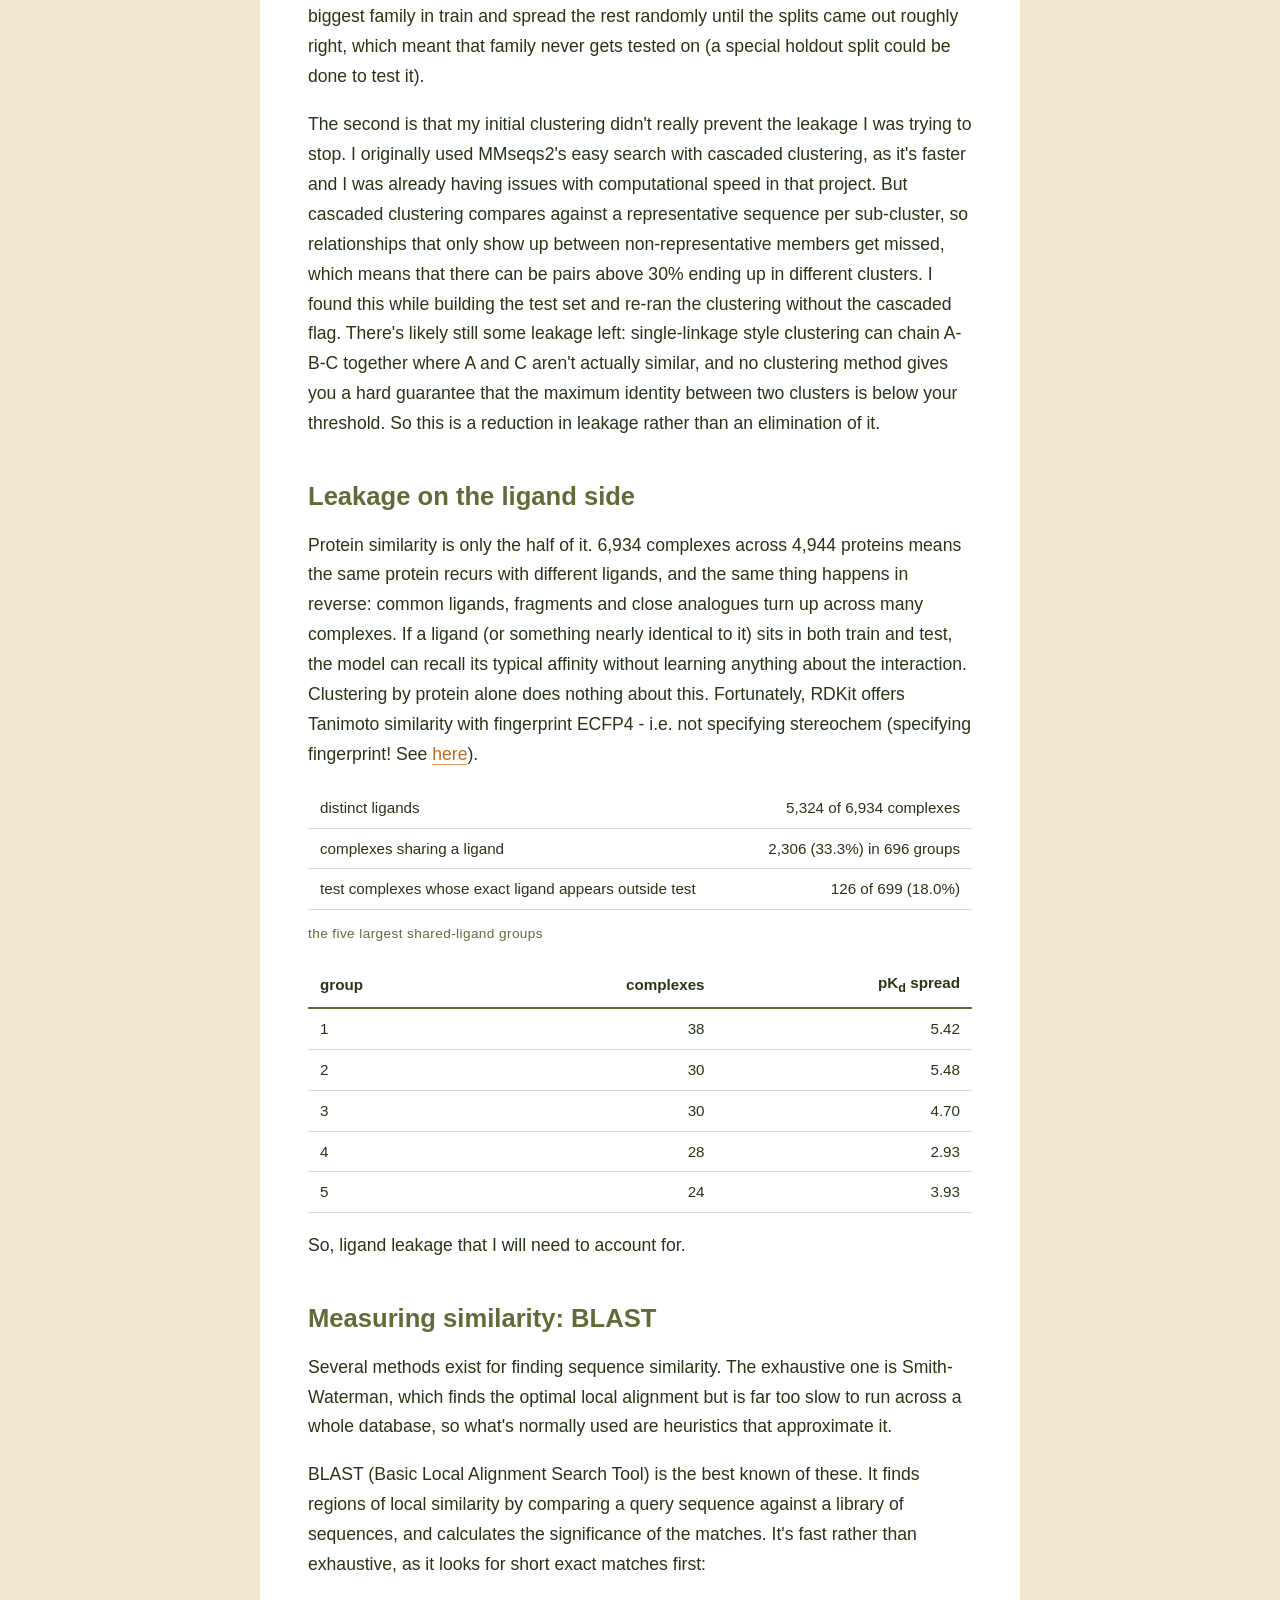
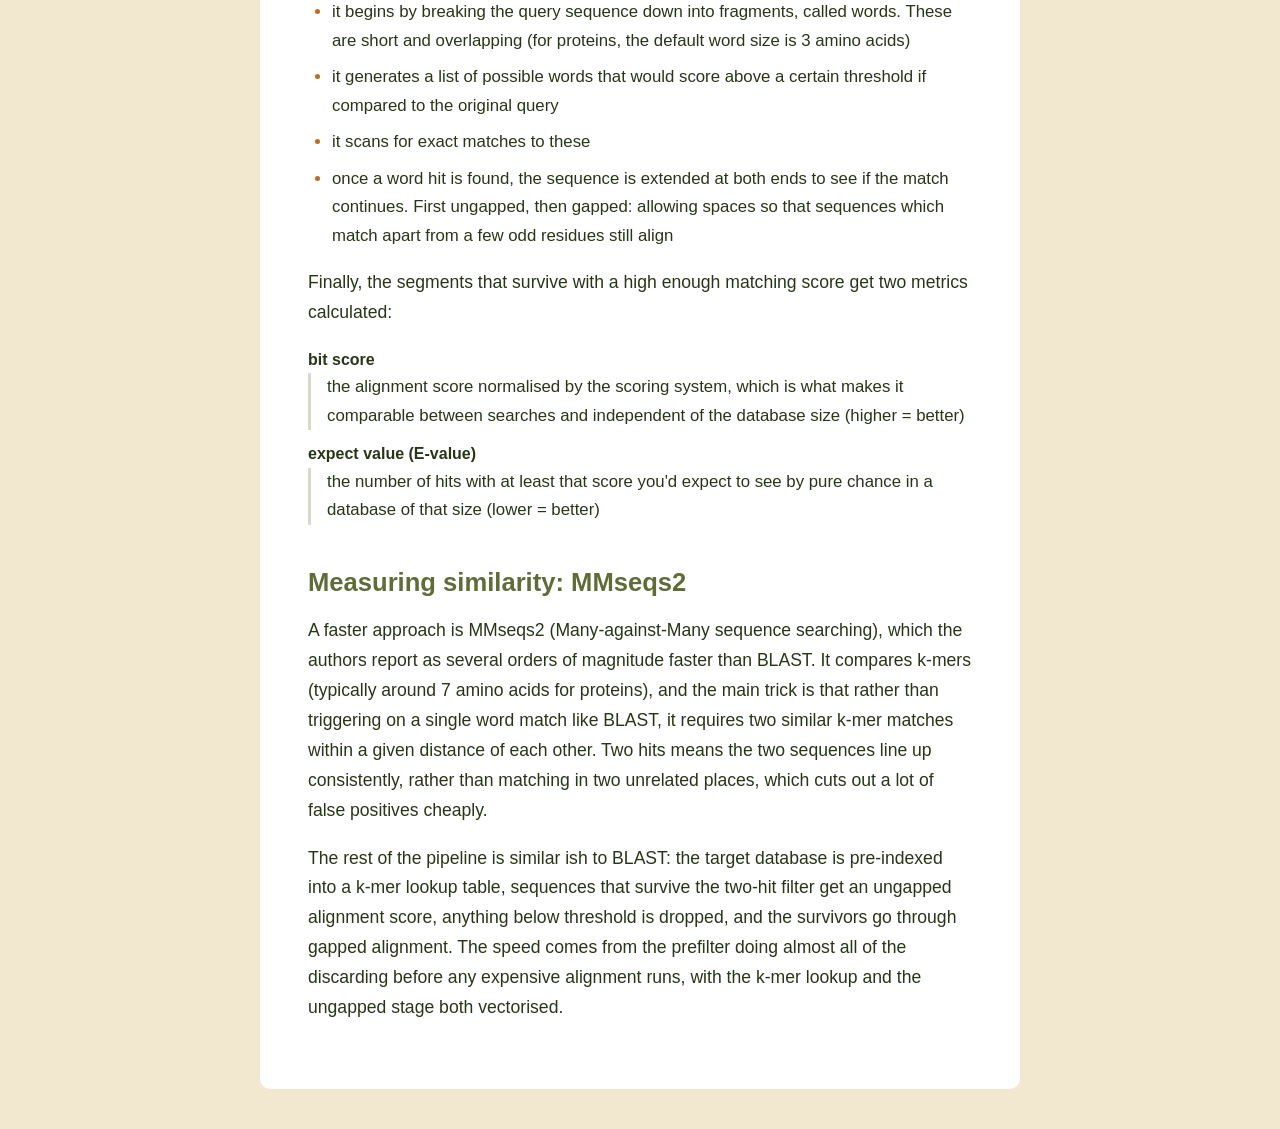
<file: posts/leakage-and-the-twilight-zone.html>
<!DOCTYPE html>
<html lang="en">
<head>
    <meta charset="UTF-8">
    <meta name="viewport" content="width=device-width, initial-scale=1.0">
    <title>Leakage and the twilight zone</title>
    <link rel="stylesheet" href="../style.css">
</head>
<body>

    <div class="container">
        <header>
            <div class="logo">chem <span class="plus">+</span> ml</div>
            <nav>
                <ul>
                    <li><a href="../index.html">Home</a></li>
                    <li><a href="../posts.html" class="active">Posts</a></li>
                </ul>
            </nav>
        </header>

        <main>
            <article>
                <h1>Leakage and the twilight zone</h1>
                <span class="post-date">October 2026</span>

                <p>The "protein folding problem" is a long standing problem that asks how a protein's 3D structure is determined from its constituent amino acids.
                    It has been such a pressing issue that there are even competitions whose main aim is to see who can solve it (for example, the Critical Assessment of Protein Structure Prediction, or CASP).
                    AlphaFold won the 13th CASP in 2018, and its successor AlphaFold2 won CASP14 in 2020 with predictions close to experimental accuracy - experimental structures here coming from X-ray crystallography, cryo-EM or NMR.
                    In 2024, Demis Hassabis and John Jumper shared the Nobel Prize in Chemistry for that work (alongside David Baker, for de novo protein design).
                </p>

                <p>We still don't really know the full biophysical mechanics behind why proteins fold in the way that they do, we are just able to use deep learning to predict how a chain of amino acids might fold based on what's been learnt from reams of other proteins.
                    But the bit that matters for this post is the assumption underneath all of it: the 3D shape depends on the amino acid sequence, and chains that are similar fold in a similar way and often have similar chemistry.
                </p>

                <p>That similarity usually isn't a coincidence. Protein evolution is the name given to the process of small changes that happen to proteins over time, and this evolution can happen in several ways:</p>
                <ul>
                    <li><strong>duplication:</strong> two copies, one that continues its usual function, and a second, which is free to mutate, potentially evolving a new function</li>
                    <li><strong>point mutations:</strong> proteins are coded for by DNA, so a nucleotide change can swap an amino acid in the chain - though plenty of changes swap nothing at all, as the genetic code is degenerate and several codons code for the same residue</li>
                    <li><strong>domain shuffling:</strong> proteins are often made up of various chunks. If these are ordered differently, the protein's function may be altered</li>
                </ul>

                <p>Most of these changes are neutral, or near enough. A smaller number are harmful, and occasionally a mutated protein might perform its role better than its predecessor, akin to natural selection.
                    Either way, changing a very small part of a protein, whilst still a change, is a change in a sequence of potentially thousands of amino acids.
                    Whilst it might, for example, bind a little better to a substrate, it will still have a broadly similar structure to its homologs (i.e. proteins from the same evolutionary branch).
                    These proteins, while distinct, will still be fairly similar structurally and chemically.
                </p>

                <p>Now to change tack. Let's say you are training a machine learning model, such as a ligand-protein binding affinity prediction (see <a href="physics-informed-binding.html" target="_blank" rel="noopener">my ligand binding project here</a>).
                    The structure of the protein and ligand are likely to be key indicators of how things bind. When training, you'll need to split your data into training sets and val/test sets.
                    Crucially, there can be no leakage between these categories: say, for example, you were making a model to predict whether a customer defaults on a loan.
                    If, in your training data, you use "late fees" as a feature, you will probably get a much better prediction for your target.
                    However, in reality, late fees are only charged AFTER a customer has defaulted on a loan, i.e. after the target variable has been decided. This is data leakage, where you have your target feature indirectly feeding the model.
                    Similarly, having similar families of proteins spread across train and test sets means that the model may just memorise the general properties of a protein family and repeat them,
                    leading to an artificially inflated test score that isn't really representative of what would have happened if the model ran on a new, unseen protein type.
                </p>

                <h2>What "similar" means</h2>
                <p>There are several different ways a protein can be similar, including:</p>
                <ul>
                    <li><strong>sequence identity:</strong> the percentage of aligned residues that match. This is what BLAST and MMseqs2 give, and it's what the thresholds below refer to.</li>
                    <li><strong>structural similarity:</strong> whether the folds superimpose. Usually only loosely implied by sequence identity.</li>
                    <li><strong>functional similarity:</strong> whether they do the same job, or bind the same thing. Analogous enzymes can converge on the same chemistry from almost no shared sequence at all, so this is the one sequence identity is worst at predicting.</li>
                </ul>
                <p>The other half of any identity threshold is coverage: how much of each sequence the alignment has to span. 30% identity over 20 residues means nothing; 30% over 300 residues is a much bigger match.</p>

                <h2>The twilight zone</h2>
                <p>So, how do you decide what threshold of similarity to divide your proteins? Do you decide that proteins with 50% identity are too similar, or lower, perhaps 25%?
                    Fortunately this is an area with a lot of research, which shows there is a so-called "twilight zone" of roughly 20-35% sequence identity (Rost, 1999) - a grey area where it's hard to tell whether two proteins came from the same evolutionary ancestor or just happen to look alike by coincidence.
                    Below about 25% you can't reliably tell at all. Proteins that evolved from the same ancestor tend to have similar properties and functions, and it's these that we want to avoid splitting across train and test sets.
                    I went with 30%, i.e. the top of the twilight zone, on the basis that anything above it is too likely to be homologous to risk.
                </p>

                <h2>Clustering and leakage</h2>
                <p>The idea is to split the dataset into groups of proteins that are 30% identical or more, and then assign whole groups to train/test/val rather than individual proteins. In my PDBbind set that was:</p>
                <div class="table-wrap">
                    <table class="numeric">
                        <tbody>
                            <tr><td class="wrap">unique complexes</td><td>6,934</td></tr>
                            <tr><td class="wrap">distinct proteins (the same protein appears with different ligands)</td><td>4,944</td></tr>
                            <tr><td class="wrap">clusters at 30% identity</td><td>1,251</td></tr>
                            <tr><td class="wrap">clusters of one</td><td>588</td></tr>
                            <tr><td class="wrap">median cluster size</td><td>2</td></tr>
                            <tr><td class="wrap">largest cluster</td><td>1,475</td></tr>
                        </tbody>
                    </table>
                </div>

                <p>Two problems showed up immediately. The first is that the biggest cluster held over a fifth of the complexes, so the usual 80/10/10 ratios can't be met by chance.
                    I put the biggest family in train and spread the rest randomly until the splits came out roughly right, which meant that family never gets tested on (a special holdout split could be done to test it).
                </p>

                <p>The second is that my initial clustering didn't really prevent the leakage I was trying to stop. I originally used MMseqs2's easy search with cascaded clustering, as it's faster and I was already having issues with computational speed in that project.
                    But cascaded clustering compares against a representative sequence per sub-cluster, so relationships that only show up between non-representative members get missed, which means that there can be pairs above 30% ending up in different clusters.
                    I found this while building the test set and re-ran the clustering without the cascaded flag.
                    There's likely still some leakage left: single-linkage style clustering can chain A-B-C together where A and C aren't actually similar, and no clustering method gives you a hard guarantee that the maximum identity between two clusters is below your threshold.
                    So this is a reduction in leakage rather than an elimination of it.
                </p>

                <h2>Leakage on the ligand side</h2>
                <p>Protein similarity is only the half of it. 6,934 complexes across 4,944 proteins means the same protein recurs with different ligands, and the same thing happens in reverse: common ligands, fragments and close analogues turn up across many complexes.
                    If a ligand (or something nearly identical to it) sits in both train and test, the model can recall its typical affinity without learning anything about the interaction. Clustering by protein alone does nothing about this.
                    Fortunately, RDKit offers Tanimoto similarity with fingerprint ECFP4 - i.e. not specifying stereochem (specifying fingerprint! See
                    <a href="https://greglandrum.github.io/rdkit-blog/posts/2025-07-17-naming-similarity-metrics.html" target="_blank" rel="noopener">here</a>).
                </p>

                <div class="table-wrap">
                    <table class="numeric">
                        <tbody>
                            <tr><td class="wrap">distinct ligands</td><td>5,324 of 6,934 complexes</td></tr>
                            <tr><td class="wrap">complexes sharing a ligand</td><td>2,306 (33.3%) in 696 groups</td></tr>
                            <tr><td class="wrap">test complexes whose exact ligand appears outside test</td><td>126 of 699 (18.0%)</td></tr>
                        </tbody>
                    </table>
                </div>

                <p class="caption">the five largest shared-ligand groups</p>
                <div class="table-wrap">
                    <table class="numeric">
                        <thead>
                            <tr><th>group</th><th>complexes</th><th>pK<sub>d</sub> spread</th></tr>
                        </thead>
                        <tbody>
                            <tr><td>1</td><td>38</td><td>5.42</td></tr>
                            <tr><td>2</td><td>30</td><td>5.48</td></tr>
                            <tr><td>3</td><td>30</td><td>4.70</td></tr>
                            <tr><td>4</td><td>28</td><td>2.93</td></tr>
                            <tr><td>5</td><td>24</td><td>3.93</td></tr>
                        </tbody>
                    </table>
                </div>

                <p>So, ligand leakage that I will need to account for.</p>

                <h2>Measuring similarity: BLAST</h2>
                <p>Several methods exist for finding sequence similarity. The exhaustive one is Smith-Waterman, which finds the optimal local alignment but is far too slow to run across a whole database, so what's normally used are heuristics that approximate it.</p>
                <p>BLAST (Basic Local Alignment Search Tool) is the best known of these. It finds regions of local similarity by comparing a query sequence against a library of sequences, and calculates the significance of the matches. It's fast rather than exhaustive, as it looks for short exact matches first:</p>
                <ul>
                    <li>it begins by breaking the query sequence down into fragments, called words. These are short and overlapping (for proteins, the default word size is 3 amino acids)</li>
                    <li>it generates a list of possible words that would score above a certain threshold if compared to the original query</li>
                    <li>it scans for exact matches to these</li>
                    <li>once a word hit is found, the sequence is extended at both ends to see if the match continues. First ungapped, then gapped: allowing spaces so that sequences which match apart from a few odd residues still align</li>
                </ul>
                <p>Finally, the segments that survive with a high enough matching score get two metrics calculated:</p>
                <dl>
                    <dt>bit score</dt>
                    <dd>the alignment score normalised by the scoring system, which is what makes it comparable between searches and independent of the database size (higher = better)</dd>
                    <dt>expect value (E-value)</dt>
                    <dd>the number of hits with at least that score you'd expect to see by pure chance in a database of that size (lower = better)</dd>
                </dl>

                <h2>Measuring similarity: MMseqs2</h2>
                <p>A faster approach is MMseqs2 (Many-against-Many sequence searching), which the authors report as several orders of magnitude faster than BLAST.
                    It compares k-mers (typically around 7 amino acids for proteins), and the main trick is that rather than triggering on a single word match like BLAST, it requires two similar k-mer matches within a given distance of each other.
                    Two hits means the two sequences line up consistently, rather than matching in two unrelated places, which cuts out a lot of false positives cheaply.
                </p>
                <p>The rest of the pipeline is similar ish to BLAST: the target database is pre-indexed into a k-mer lookup table, sequences that survive the two-hit filter get an ungapped alignment score, anything below threshold is dropped, and the survivors go through gapped alignment.
                    The speed comes from the prefilter doing almost all of the discarding before any expensive alignment runs, with the k-mer lookup and the ungapped stage both vectorised.
                </p>
            </article>
        </main>
    </div>

</body>
</html>
</file>
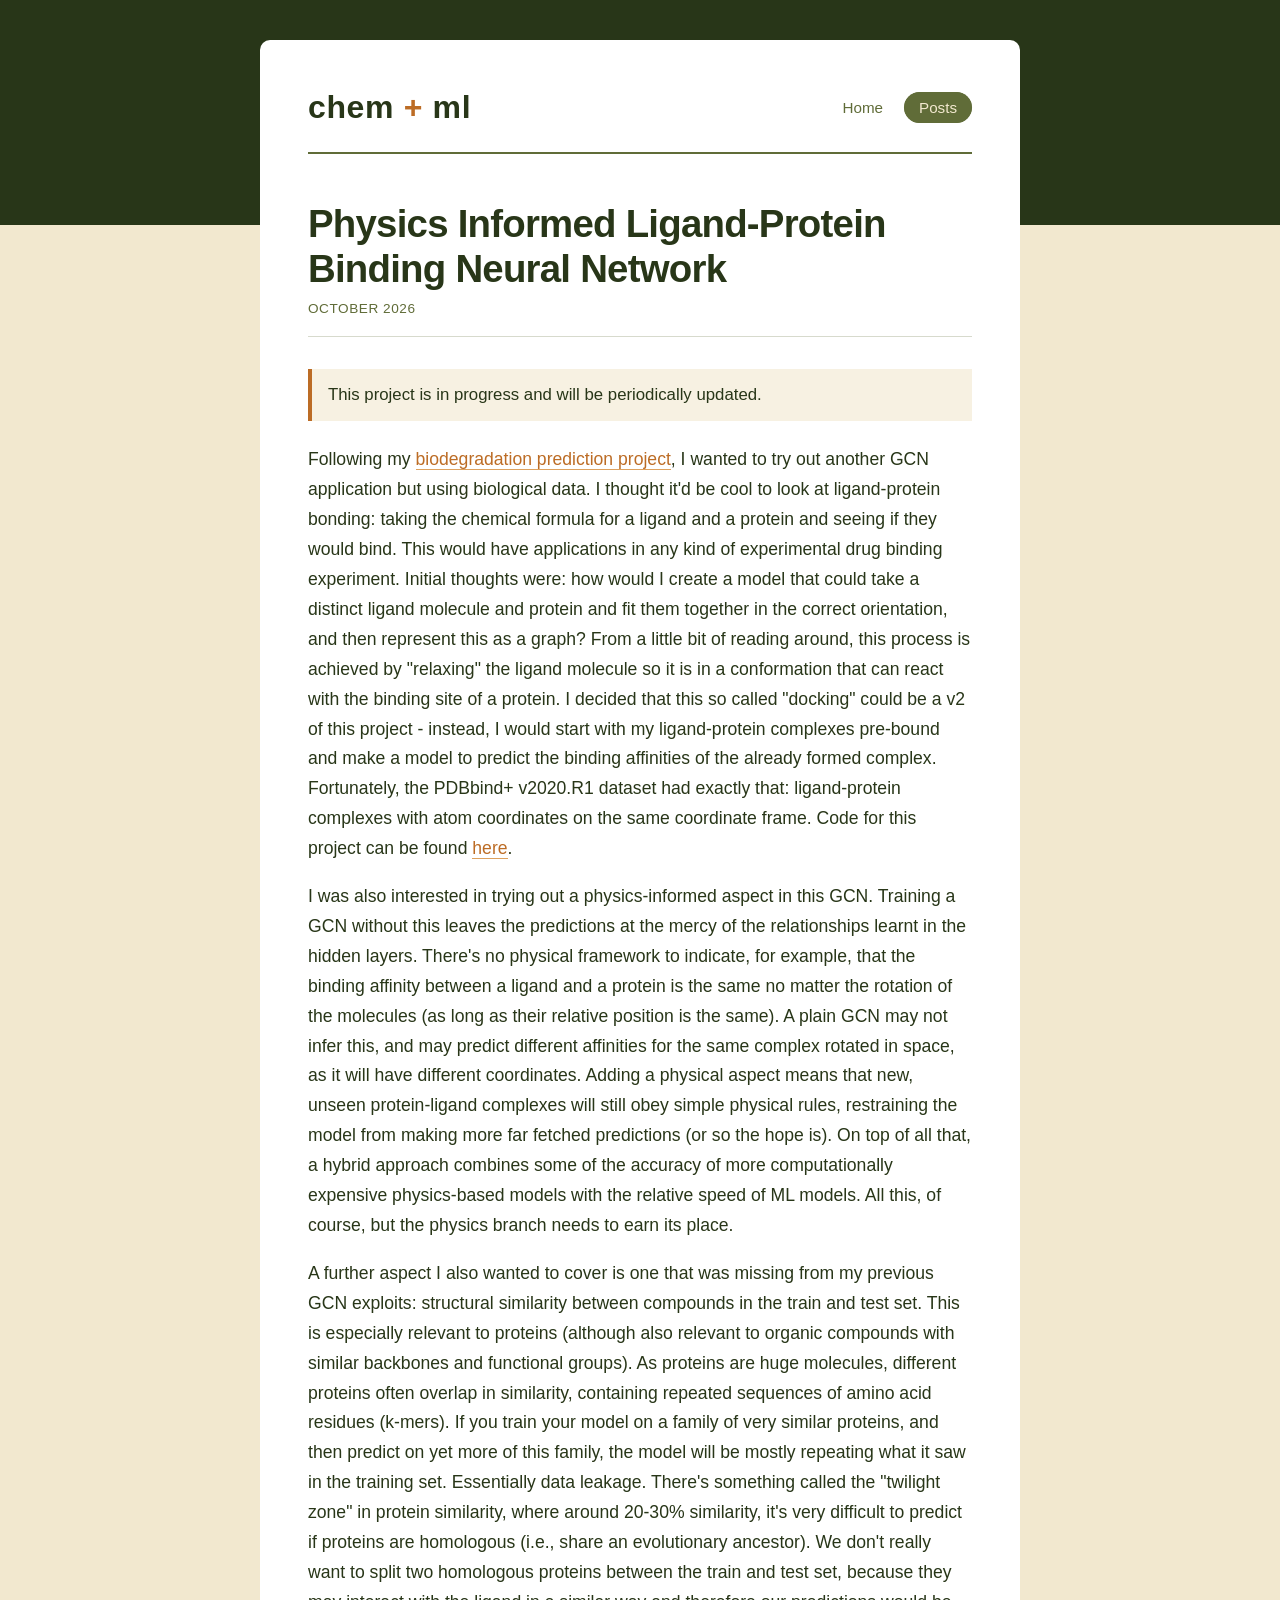
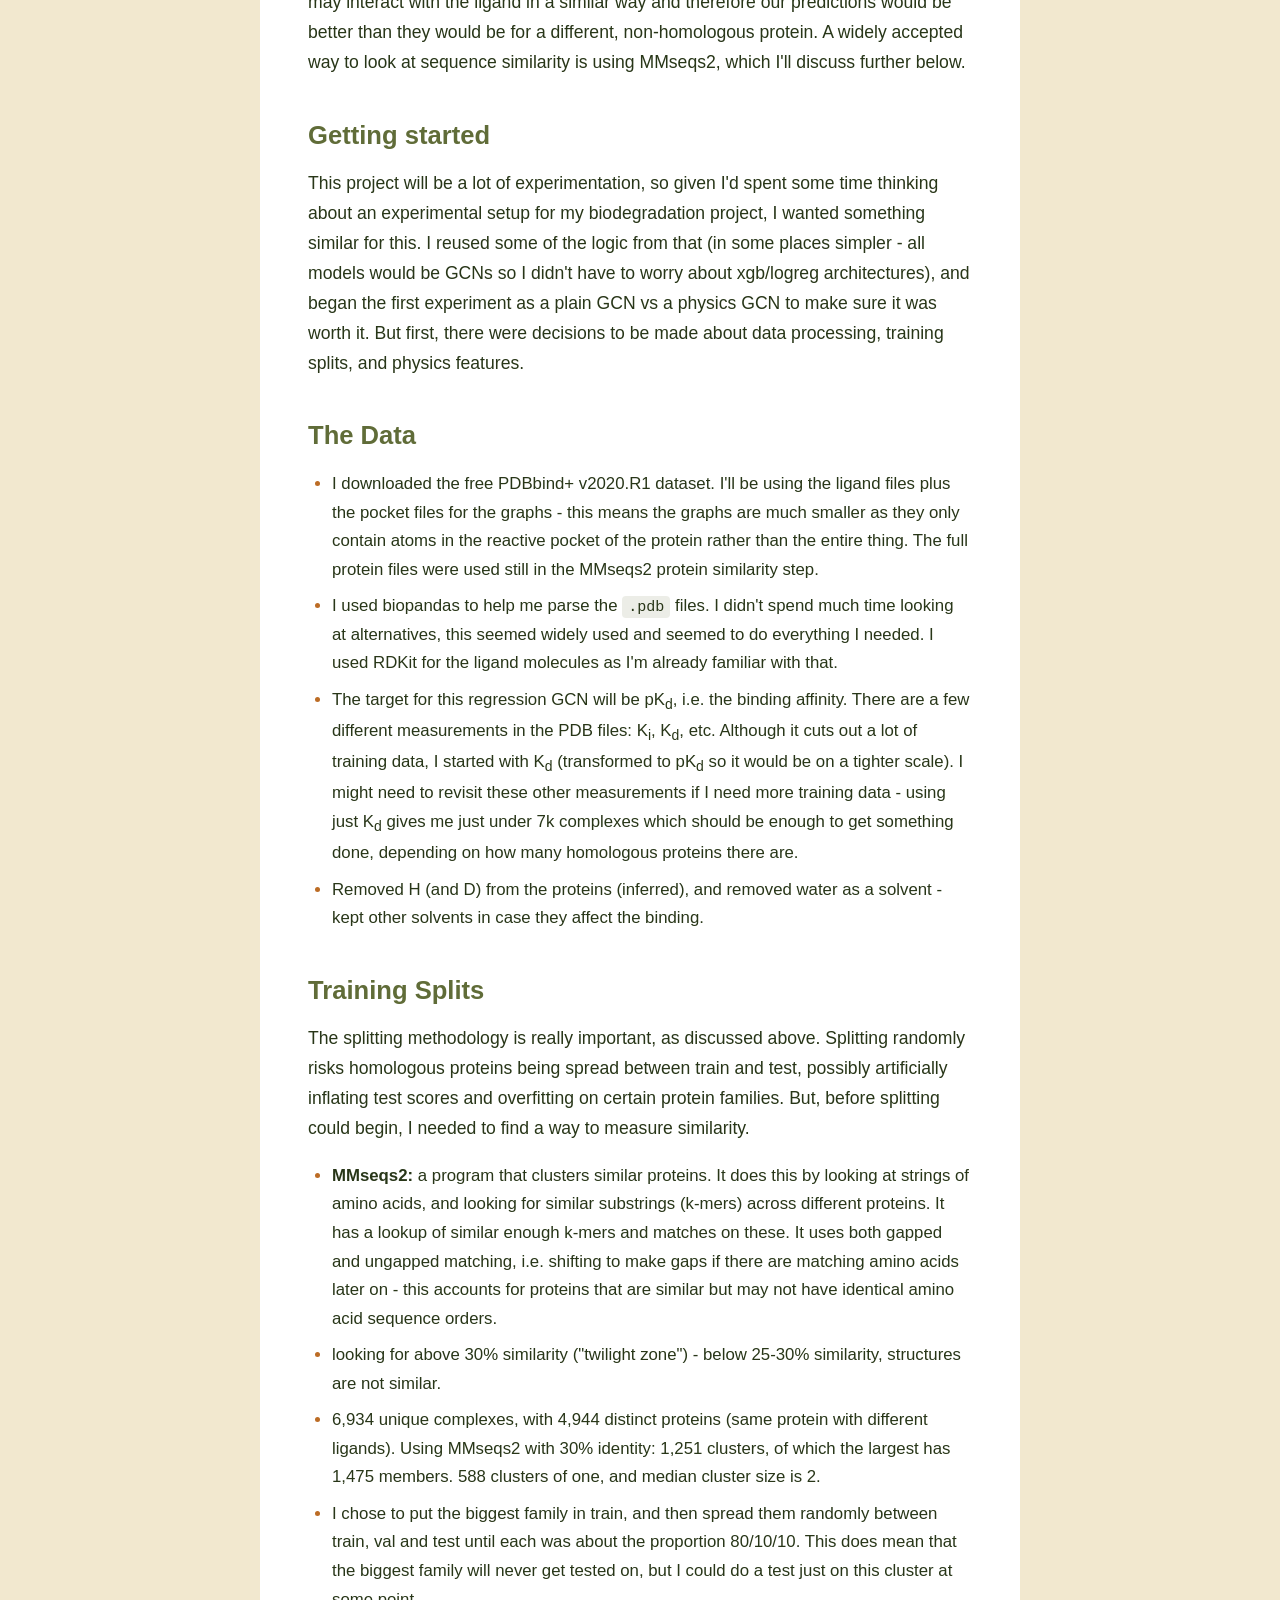
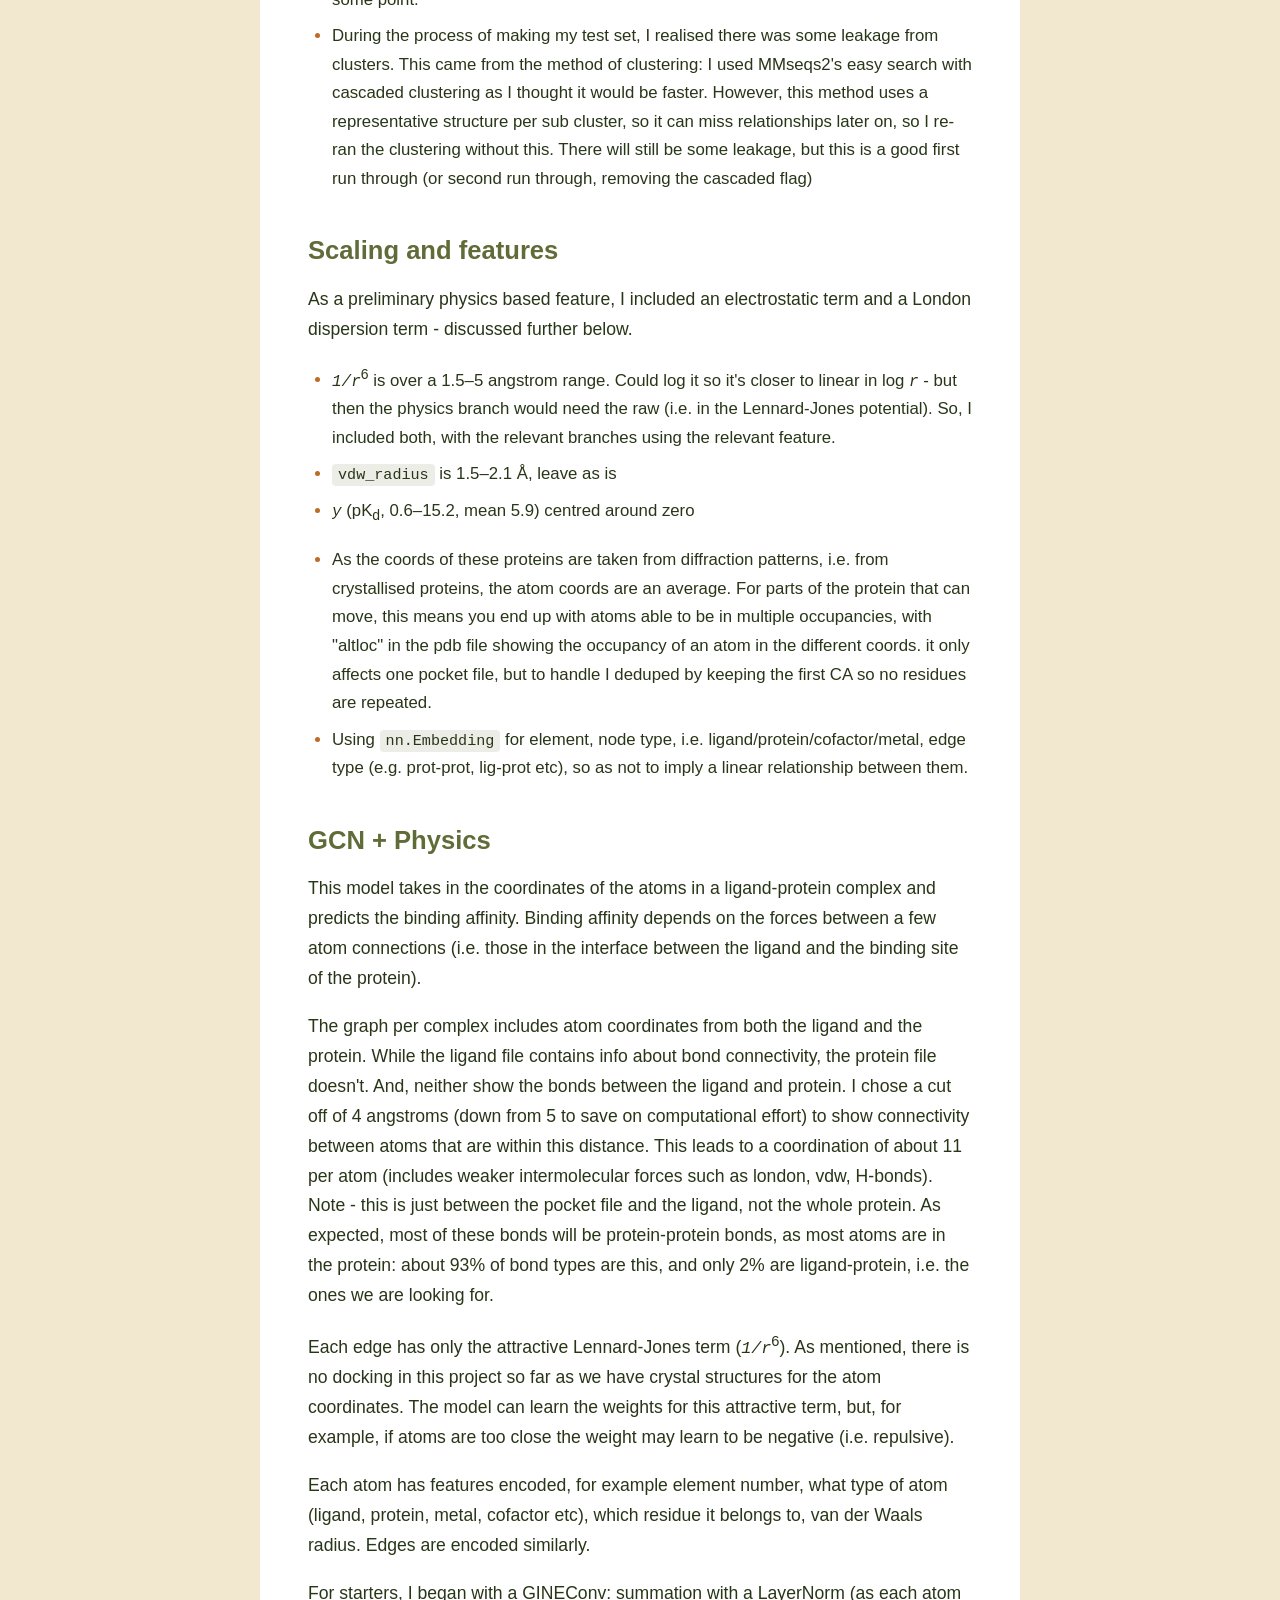
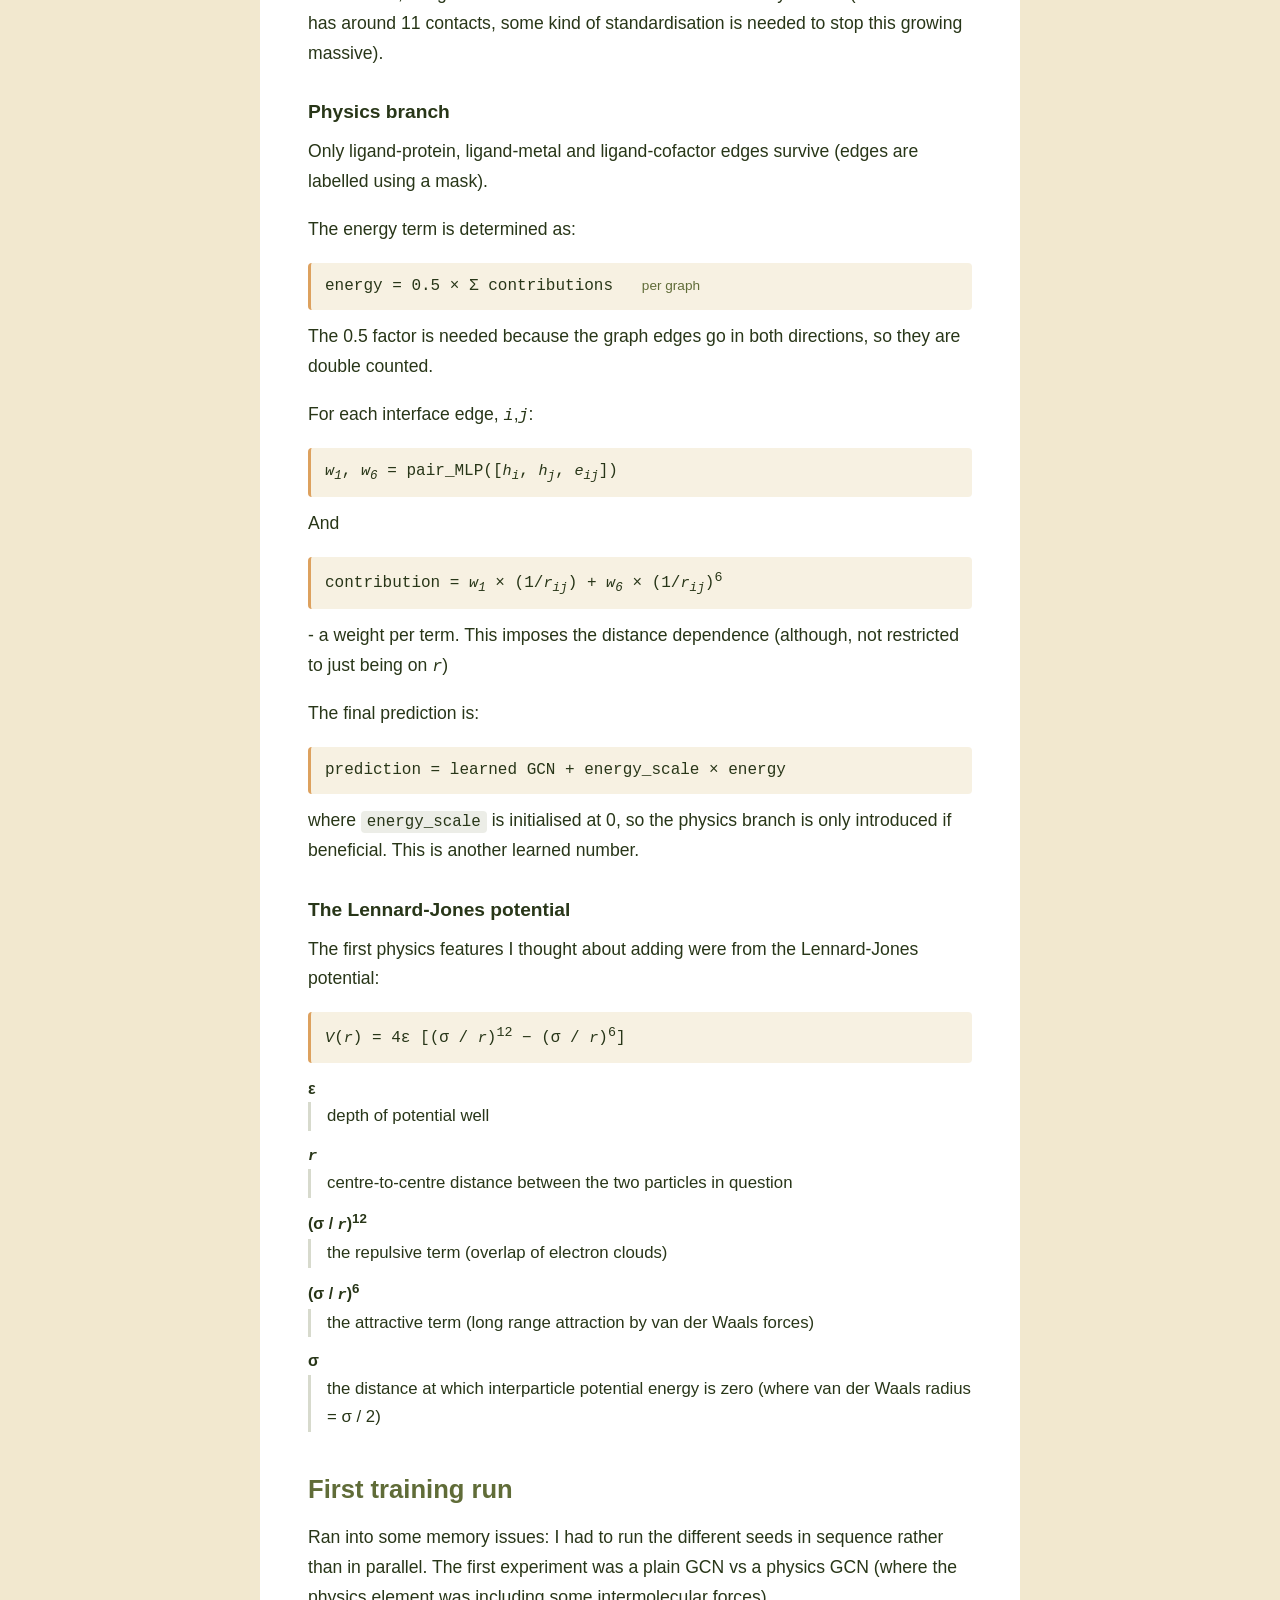
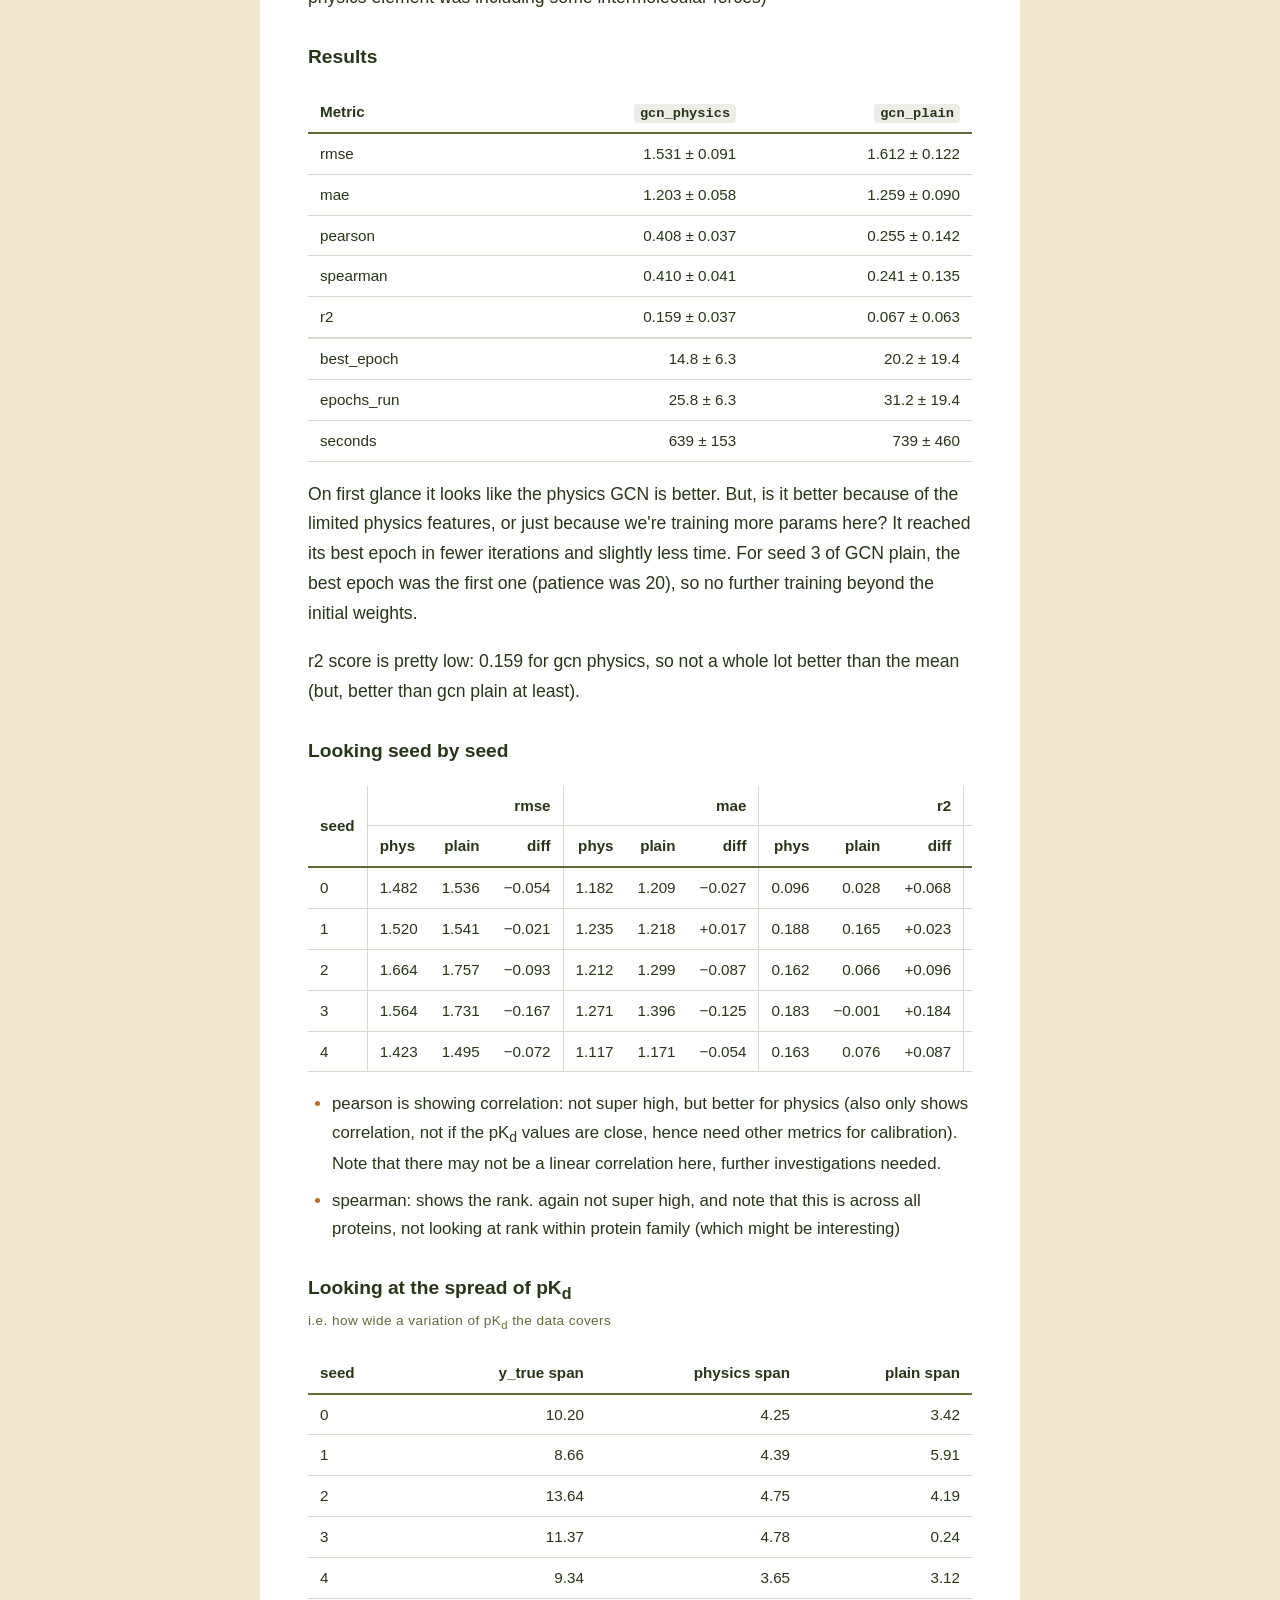
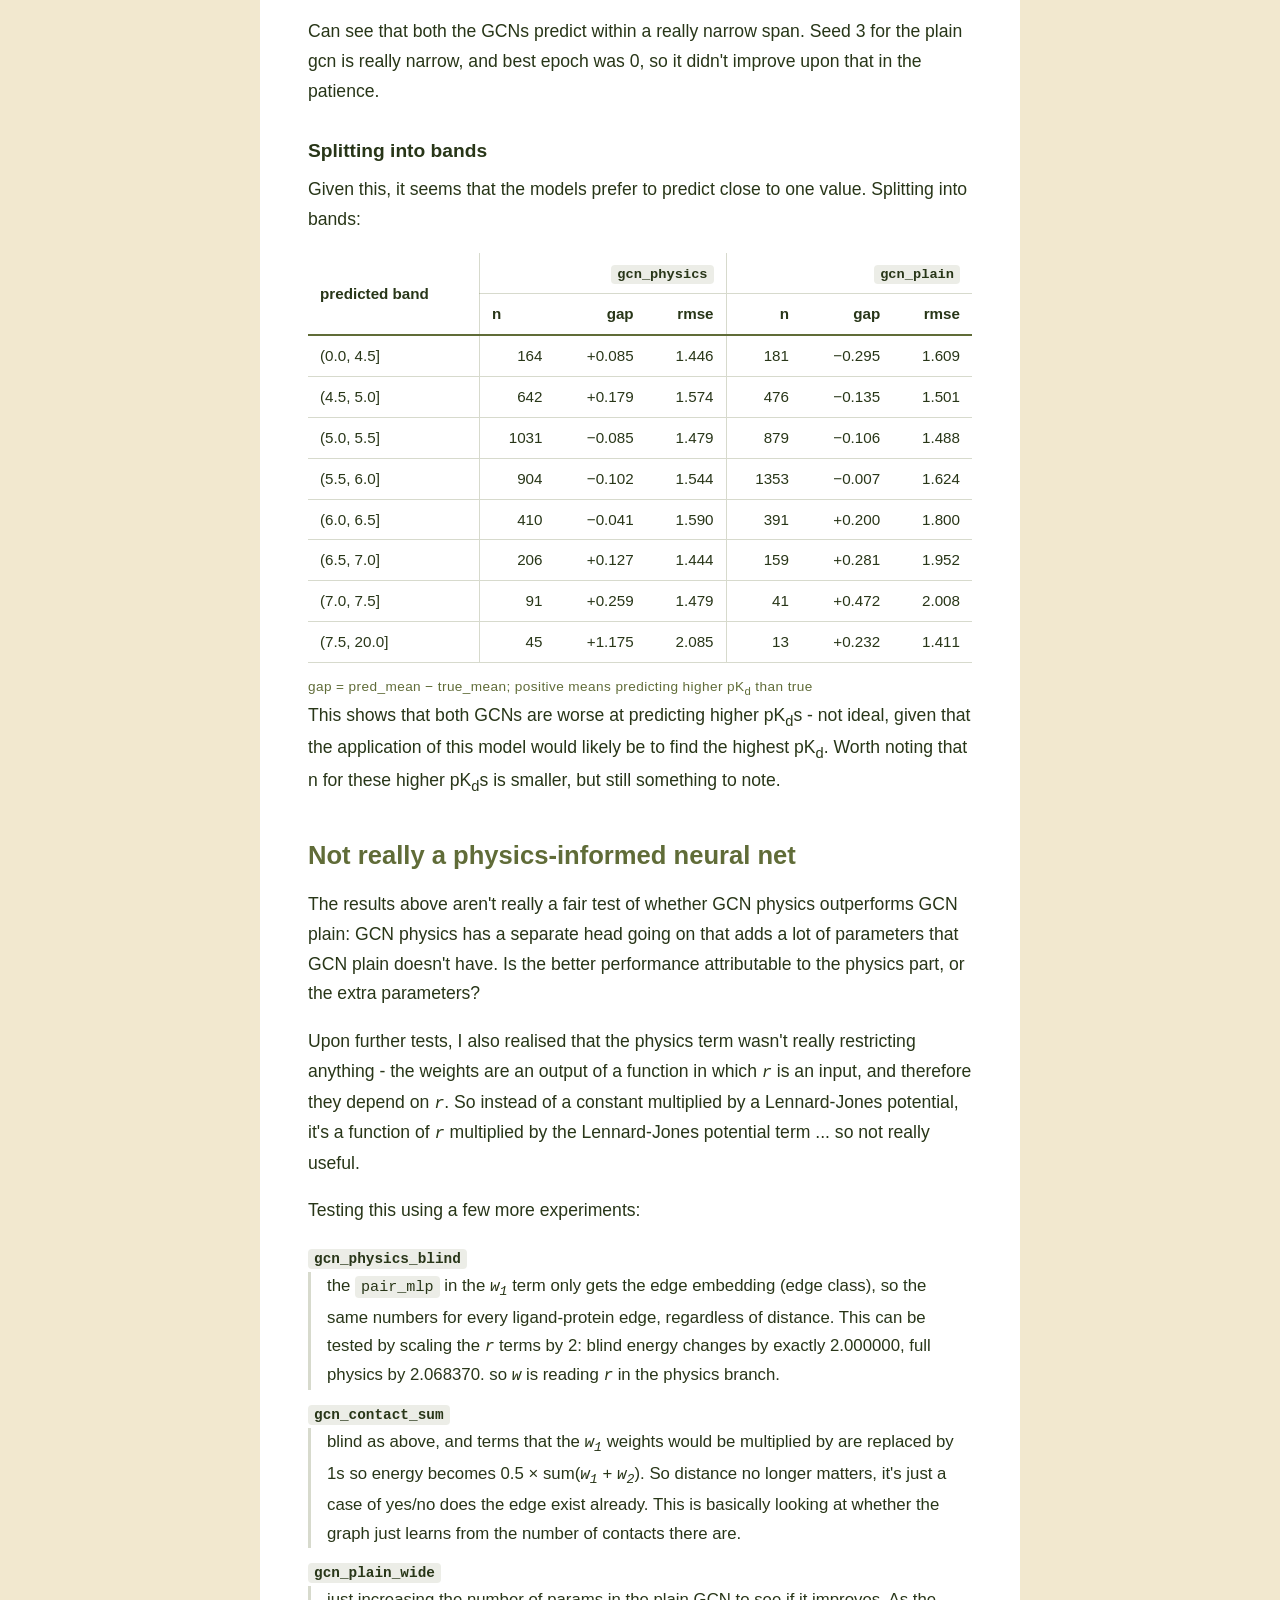
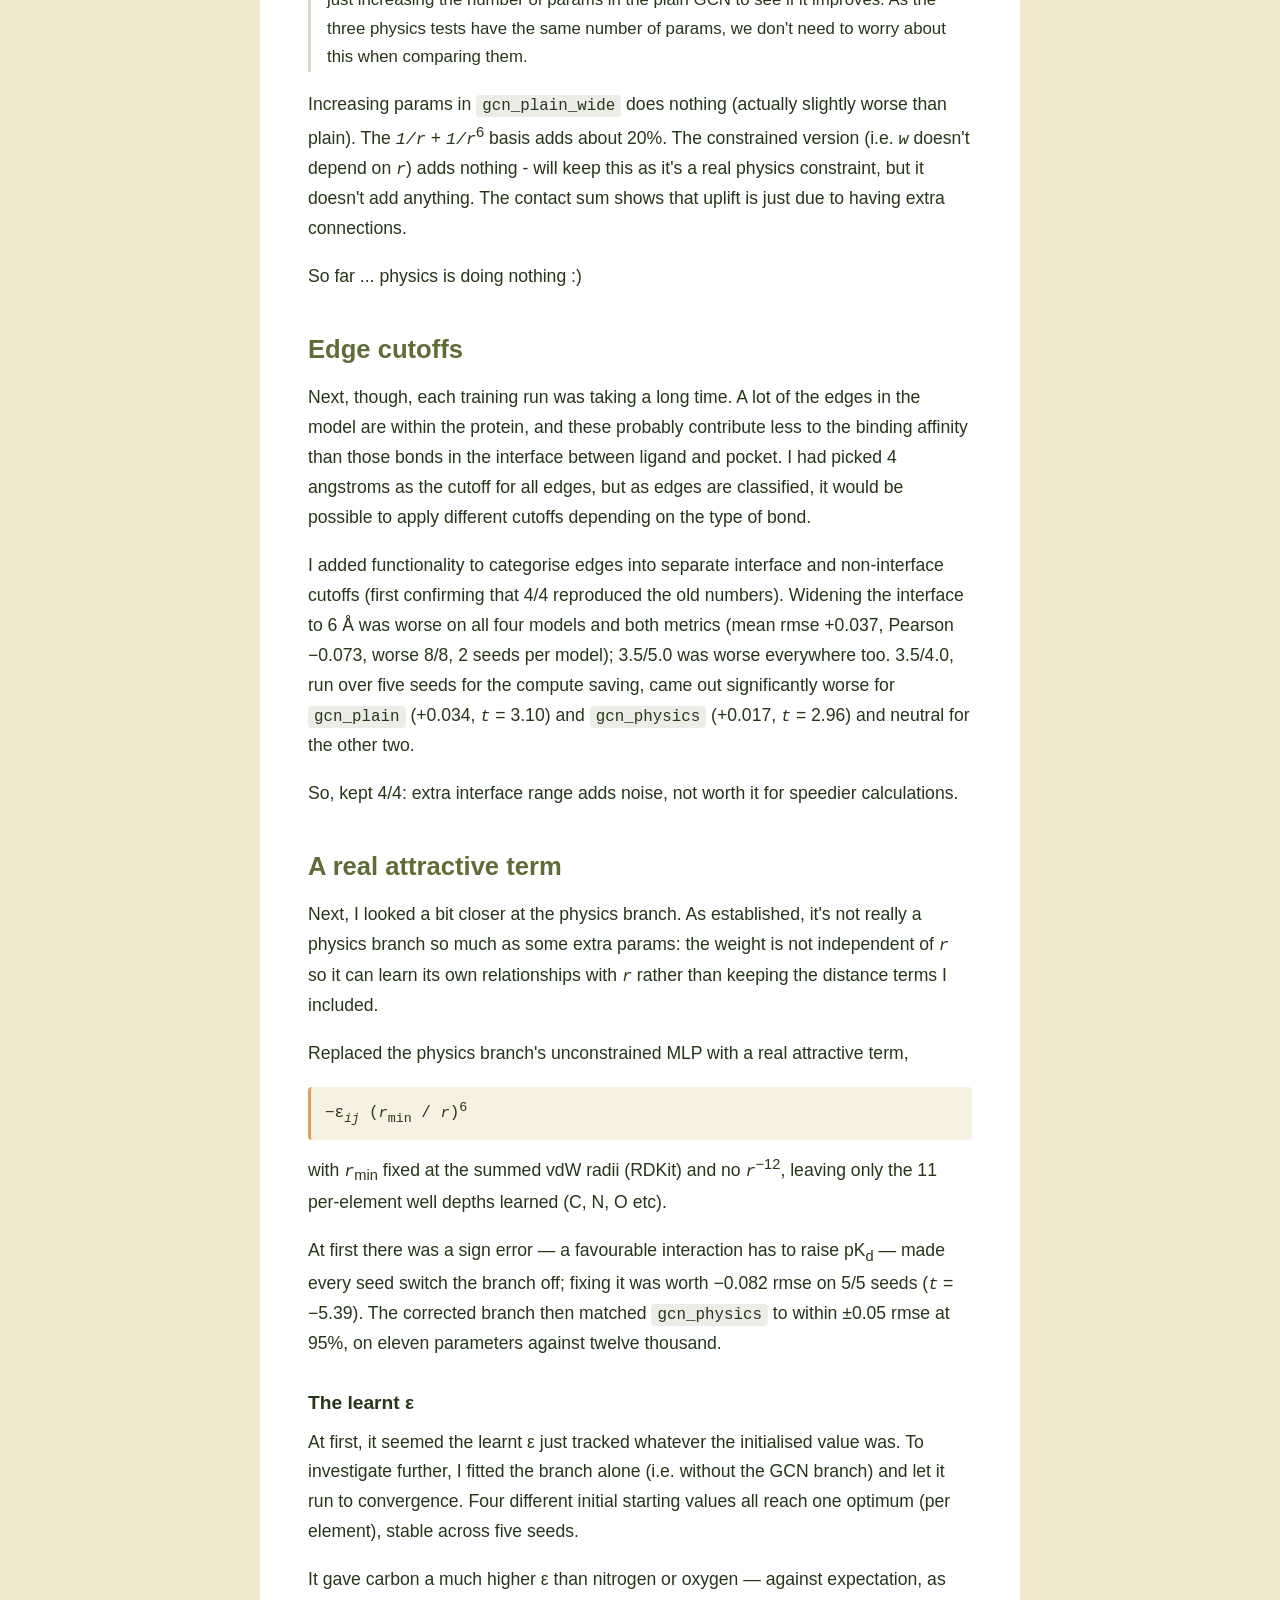
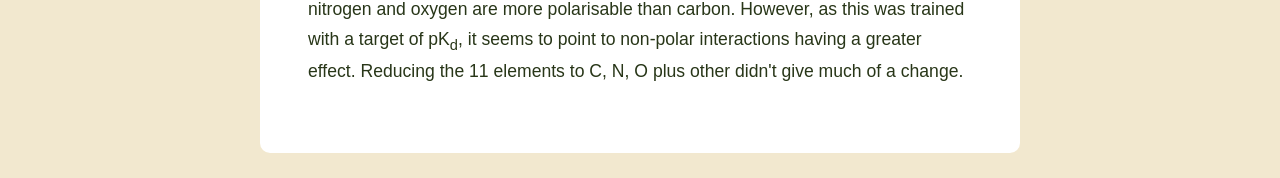
<file: posts/physics-informed-binding.html>
<!DOCTYPE html>
<html lang="en">
<head>
    <meta charset="UTF-8">
    <meta name="viewport" content="width=device-width, initial-scale=1.0">
    <title>Physics Informed Ligand-Protein Binding Neural Network</title>
    <link rel="stylesheet" href="../style.css">
</head>
<body>

    <div class="container">
        <header>
            <div class="logo">chem <span class="plus">+</span> ml</div>
            <nav>
                <ul>
                    <li><a href="../index.html">Home</a></li>
                    <li><a href="../posts.html" class="active">Posts</a></li>
                </ul>
            </nav>
        </header>

        <main>
            <article>
                <h1>Physics Informed Ligand-Protein Binding Neural Network</h1>
                <span class="post-date">October 2026</span>

                <p class="callout">This project is in progress and will be periodically updated.</p>

                <p>Following my <a href="qsar-biodegradation.html" target="_blank" rel="noopener">biodegradation prediction project</a>, I wanted to try out another GCN application but using biological data.
                    I thought it'd be cool to look at ligand-protein bonding: taking the chemical formula for a ligand and a protein and seeing if they would bind. This would have applications in any kind of experimental drug binding experiment.
                    Initial thoughts were: how would I create a model that could take a distinct ligand molecule and protein and fit them together in the correct orientation, and then represent this as a graph?
                    From a little bit of reading around, this process is achieved by "relaxing" the ligand molecule so it is in a conformation that can react with the binding site of a protein.
                    I decided that this so called "docking" could be a v2 of this project - instead, I would start with my ligand-protein complexes pre-bound and make a model to predict the binding affinities of the already formed complex.
                    Fortunately, the PDBbind+ v2020.R1 dataset had exactly that: ligand-protein complexes with atom coordinates on the same coordinate frame. Code for this project can be found <a href="https://github.com/henrytommo/ligand-binding-gcn-physics-informed" target="_blank" rel="noopener">here</a>.
                </p>

                <p>I was also interested in trying out a physics-informed aspect in this GCN. Training a GCN without this leaves the predictions at the mercy of the relationships learnt in the hidden layers.
                    There's no physical framework to indicate, for example, that the binding affinity between a ligand and a protein is the same no matter the rotation of the molecules (as long as their relative position is the same).
                    A plain GCN may not infer this, and may predict different affinities for the same complex rotated in space, as it will have different coordinates.
                    Adding a physical aspect means that new, unseen protein-ligand complexes will still obey simple physical rules, restraining the model from making more far fetched predictions (or so the hope is).
                    On top of all that, a hybrid approach combines some of the accuracy of more computationally expensive physics-based models with the relative speed of ML models.
                    All this, of course, but the physics branch needs to earn its place.
                </p>

                <p>A further aspect I also wanted to cover is one that was missing from my previous GCN exploits: structural similarity between compounds in the train and test set.
                    This is especially relevant to proteins (although also relevant to organic compounds with similar backbones and functional groups).
                    As proteins are huge molecules, different proteins often overlap in similarity, containing repeated sequences of amino acid residues (k-mers).
                    If you train your model on a family of very similar proteins, and then predict on yet more of this family, the model will be mostly repeating what it saw in the training set. Essentially data leakage.
                    There's something called the "twilight zone" in protein similarity, where around 20-30% similarity, it's very difficult to predict if proteins are homologous (i.e., share an evolutionary ancestor).
                    We don't really want to split two homologous proteins between the train and test set, because they may interact with the ligand in a similar way and therefore our predictions would be better than they would be for a different, non-homologous protein.
                    A widely accepted way to look at sequence similarity is using MMseqs2, which I'll discuss further below.
                </p>

                <h2>Getting started</h2>
                <p>This project will be a lot of experimentation, so given I'd spent some time thinking about an experimental setup for my biodegradation project, I wanted something similar for this.
                    I reused some of the logic from that (in some places simpler - all models would be GCNs so I didn't have to worry about xgb/logreg architectures), and began the first experiment as a plain GCN vs a physics GCN to make sure it was worth it.
                    But first, there were decisions to be made about data processing, training splits, and physics features.
                </p>

                <h2>The Data</h2>
                <ul>
                    <li>I downloaded the free PDBbind+ v2020.R1 dataset. I'll be using the ligand files plus the pocket files for the graphs - this means the graphs are much smaller as they only contain atoms in the reactive pocket of the protein rather than the entire thing. The full protein files were used still in the MMseqs2 protein similarity step.</li>
                    <li>I used biopandas to help me parse the <code>.pdb</code> files. I didn't spend much time looking at alternatives, this seemed widely used and seemed to do everything I needed. I used RDKit for the ligand molecules as I'm already familiar with that.</li>
                    <li>The target for this regression GCN will be pK<sub>d</sub>, i.e. the binding affinity. There are a few different measurements in the PDB files: K<sub>i</sub>, K<sub>d</sub>, etc. Although it cuts out a lot of training data, I started with K<sub>d</sub> (transformed to pK<sub>d</sub> so it would be on a tighter scale). I might need to revisit these other measurements if I need more training data - using just K<sub>d</sub> gives me just under 7k complexes which should be enough to get something done, depending on how many homologous proteins there are.</li>
                    <li>Removed H (and D) from the proteins (inferred), and removed water as a solvent - kept other solvents in case they affect the binding.</li>
                </ul>

                <h2>Training Splits</h2>
                <p>The splitting methodology is really important, as discussed above. Splitting randomly risks homologous proteins being spread between train and test, possibly artificially inflating test scores and overfitting on certain protein families.
                    But, before splitting could begin, I needed to find a way to measure similarity.
                </p>
                <ul>
                    <li><strong>MMseqs2:</strong> a program that clusters similar proteins. It does this by looking at strings of amino acids, and looking for similar substrings (k-mers) across different proteins. It has a lookup of similar enough k-mers and matches on these. It uses both gapped and ungapped matching, i.e. shifting to make gaps if there are matching amino acids later on - this accounts for proteins that are similar but may not have identical amino acid sequence orders.</li>
                    <li>looking for above 30% similarity ("twilight zone") - below 25-30% similarity, structures are not similar.</li>
                    <li>6,934 unique complexes, with 4,944 distinct proteins (same protein with different ligands). Using MMseqs2 with 30% identity: 1,251 clusters, of which the largest has 1,475 members. 588 clusters of one, and median cluster size is 2.</li>
                    <li>I chose to put the biggest family in train, and then spread them randomly between train, val and test until each was about the proportion 80/10/10. This does mean that the biggest family will never get tested on, but I could do a test just on this cluster at some point.</li>
                    <li>During the process of making my test set, I realised there was some leakage from clusters. This came from the method of clustering: I used MMseqs2's easy search with cascaded clustering as I thought it would be faster. However, this method uses a representative structure per sub cluster, so it can miss relationships later on, so I re-ran the clustering without this. There will still be some leakage, but this is a good first run through (or second run through, removing the cascaded flag)</li>
                </ul>

                <h2>Scaling and features</h2>
                <p>As a preliminary physics based feature, I included an electrostatic term and a London dispersion term - discussed further below.</p>
                <ul>
                    <li><var>1/r</var><sup>6</sup> is over a 1.5&ndash;5 angstrom range. Could log it so it's closer to linear in log <var>r</var> - but then the physics branch would need the raw (i.e. in the Lennard-Jones potential). So, I included both, with the relevant branches using the relevant feature.</li>
                    <li><code>vdw_radius</code> is 1.5&ndash;2.1 &Aring;, leave as is</li>
                    <li><var>y</var> (pK<sub>d</sub>, 0.6&ndash;15.2, mean 5.9) centred around zero</li>
                </ul>
                <ul>
                    <li>As the coords of these proteins are taken from diffraction patterns, i.e. from crystallised proteins, the atom coords are an average. For parts of the protein that can move, this means you end up with atoms able to be in multiple occupancies, with "altloc" in the pdb file showing the occupancy of an atom in the different coords. it only affects one pocket file, but to handle I deduped by keeping the first CA so no residues are repeated.</li>
                    <li>Using <code>nn.Embedding</code> for element, node type, i.e. ligand/protein/cofactor/metal, edge type (e.g. prot-prot, lig-prot etc), so as not to imply a linear relationship between them.</li>
                </ul>

                <h2>GCN + Physics</h2>
                <p>This model takes in the coordinates of the atoms in a ligand-protein complex and predicts the binding affinity.
                    Binding affinity depends on the forces between a few atom connections (i.e. those in the interface between the ligand and the binding site of the protein).
                </p>
                <p>The graph per complex includes atom coordinates from both the ligand and the protein. While the ligand file contains info about bond connectivity, the protein file doesn't.
                    And, neither show the bonds between the ligand and protein. I chose a cut off of 4 angstroms (down from 5 to save on computational effort) to show connectivity between atoms that are within this distance.
                    This leads to a coordination of about 11 per atom (includes weaker intermolecular forces such as london, vdw, H-bonds). Note - this is just between the pocket file and the ligand, not the whole protein.
                    As expected, most of these bonds will be protein-protein bonds, as most atoms are in the protein: about 93% of bond types are this, and only 2% are ligand-protein, i.e. the ones we are looking for.
                </p>
                <p>Each edge has only the attractive Lennard-Jones term (<var>1/r</var><sup>6</sup>). As mentioned, there is no docking in this project so far as we have crystal structures for the atom coordinates.
                    The model can learn the weights for this attractive term, but, for example, if atoms are too close the weight may learn to be negative (i.e. repulsive).
                </p>
                <p>Each atom has features encoded, for example element number, what type of atom (ligand, protein, metal, cofactor etc), which residue it belongs to, van der Waals radius. Edges are encoded similarly.</p>
                <p>For starters, I began with a GINEConv: summation with a LayerNorm (as each atom has around 11 contacts, some kind of standardisation is needed to stop this growing massive).</p>

                <h3>Physics branch</h3>
                <p>Only ligand-protein, ligand-metal and ligand-cofactor edges survive (edges are labelled using a mask).</p>
                <p>The energy term is determined as:</p>
                <p class="formula">energy = 0.5 &times; &Sigma; contributions &nbsp; <span class="formula-note">per graph</span></p>
                <p>The 0.5 factor is needed because the graph edges go in both directions, so they are double counted.</p>
                <p>For each interface edge, <var>i</var>,<var>j</var>:</p>
                <p class="formula"><var>w<sub>1</sub></var>, <var>w<sub>6</sub></var> = pair_MLP([<var>h<sub>i</sub></var>, <var>h<sub>j</sub></var>, <var>e<sub>ij</sub></var>])</p>
                <p>And</p>
                <p class="formula">contribution = <var>w<sub>1</sub></var> &times; (1/<var>r<sub>ij</sub></var>) + <var>w<sub>6</sub></var> &times; (1/<var>r<sub>ij</sub></var>)<sup>6</sup></p>
                <p>- a weight per term. This imposes the distance dependence (although, not restricted to just being on <var>r</var>)</p>
                <p>The final prediction is:</p>
                <p class="formula">prediction = learned GCN + energy_scale &times; energy</p>
                <p>where <code>energy_scale</code> is initialised at 0, so the physics branch is only introduced if beneficial. This is another learned number.</p>

                <h3>The Lennard-Jones potential</h3>
                <p>The first physics features I thought about adding were from the Lennard-Jones potential:</p>
                <p class="formula"><var>V</var>(<var>r</var>) = 4&epsilon; [(&sigma; / <var>r</var>)<sup>12</sup> &minus; (&sigma; / <var>r</var>)<sup>6</sup>]</p>
                <dl>
                    <dt>&epsilon;</dt>
                    <dd>depth of potential well</dd>
                    <dt><var>r</var></dt>
                    <dd>centre-to-centre distance between the two particles in question</dd>
                    <dt>(&sigma; / <var>r</var>)<sup>12</sup></dt>
                    <dd>the repulsive term (overlap of electron clouds)</dd>
                    <dt>(&sigma; / <var>r</var>)<sup>6</sup></dt>
                    <dd>the attractive term (long range attraction by van der Waals forces)</dd>
                    <dt>&sigma;</dt>
                    <dd>the distance at which interparticle potential energy is zero (where van der Waals radius = &sigma; / 2)</dd>
                </dl>

                <h2>First training run</h2>
                <p>Ran into some memory issues: I had to run the different seeds in sequence rather than in parallel. The first experiment was a plain GCN vs a physics GCN (where the physics element was including some intermolecular forces)</p>

                <h3>Results</h3>
                <div class="table-wrap">
                    <table class="numeric">
                        <thead>
                            <tr><th>Metric</th><th><code>gcn_physics</code></th><th><code>gcn_plain</code></th></tr>
                        </thead>
                        <tbody>
                            <tr><td>rmse</td><td>1.531 &plusmn; 0.091</td><td>1.612 &plusmn; 0.122</td></tr>
                            <tr><td>mae</td><td>1.203 &plusmn; 0.058</td><td>1.259 &plusmn; 0.090</td></tr>
                            <tr><td>pearson</td><td>0.408 &plusmn; 0.037</td><td>0.255 &plusmn; 0.142</td></tr>
                            <tr><td>spearman</td><td>0.410 &plusmn; 0.041</td><td>0.241 &plusmn; 0.135</td></tr>
                            <tr><td>r2</td><td>0.159 &plusmn; 0.037</td><td>0.067 &plusmn; 0.063</td></tr>
                        </tbody>
                        <tbody>
                            <tr><td>best_epoch</td><td>14.8 &plusmn; 6.3</td><td>20.2 &plusmn; 19.4</td></tr>
                            <tr><td>epochs_run</td><td>25.8 &plusmn; 6.3</td><td>31.2 &plusmn; 19.4</td></tr>
                            <tr><td>seconds</td><td>639 &plusmn; 153</td><td>739 &plusmn; 460</td></tr>
                        </tbody>
                    </table>
                </div>

                <p>On first glance it looks like the physics GCN is better. But, is it better because of the limited physics features, or just because we're training more params here?
                    It reached its best epoch in fewer iterations and slightly less time. For seed 3 of GCN plain, the best epoch was the first one (patience was 20), so no further training beyond the initial weights.
                </p>
                <p>r2 score is pretty low: 0.159 for gcn physics, so not a whole lot better than the mean (but, better than gcn plain at least).</p>

                <h3>Looking seed by seed</h3>
                <div class="table-wrap">
                    <table class="numeric">
                        <thead>
                            <tr>
                                <th rowspan="2">seed</th>
                                <th colspan="3" class="group-start">rmse</th>
                                <th colspan="3" class="group-start">mae</th>
                                <th colspan="3" class="group-start">r2</th>
                                <th colspan="3" class="group-start">pearson</th>
                                <th colspan="3" class="group-start">spearman</th>
                                <th colspan="2" class="group-start">best epoch / num epochs</th>
                            </tr>
                            <tr>
                                <th class="group-start">phys</th><th>plain</th><th>diff</th>
                                <th class="group-start">phys</th><th>plain</th><th>diff</th>
                                <th class="group-start">phys</th><th>plain</th><th>diff</th>
                                <th class="group-start">phys</th><th>plain</th><th>diff</th>
                                <th class="group-start">phys</th><th>plain</th><th>diff</th>
                                <th class="group-start">phys</th><th>plain</th>
                            </tr>
                        </thead>
                        <tbody>
                            <tr><td>0</td>
                                <td class="group-start">1.482</td><td>1.536</td><td>&minus;0.054</td>
                                <td class="group-start">1.182</td><td>1.209</td><td>&minus;0.027</td>
                                <td class="group-start">0.096</td><td>0.028</td><td>+0.068</td>
                                <td class="group-start">0.344</td><td>0.236</td><td>+0.108</td>
                                <td class="group-start">0.342</td><td>0.216</td><td>+0.126</td>
                                <td class="group-start">23/34</td><td>13/24</td></tr>
                            <tr><td>1</td>
                                <td class="group-start">1.520</td><td>1.541</td><td>&minus;0.021</td>
                                <td class="group-start">1.235</td><td>1.218</td><td>+0.017</td>
                                <td class="group-start">0.188</td><td>0.165</td><td>+0.023</td>
                                <td class="group-start">0.436</td><td>0.419</td><td>+0.017</td>
                                <td class="group-start">0.435</td><td>0.395</td><td>+0.040</td>
                                <td class="group-start">10/21</td><td>50/61</td></tr>
                            <tr><td>2</td>
                                <td class="group-start">1.664</td><td>1.757</td><td>&minus;0.093</td>
                                <td class="group-start">1.212</td><td>1.299</td><td>&minus;0.087</td>
                                <td class="group-start">0.162</td><td>0.066</td><td>+0.096</td>
                                <td class="group-start">0.412</td><td>0.299</td><td>+0.113</td>
                                <td class="group-start">0.421</td><td>0.277</td><td>+0.144</td>
                                <td class="group-start">17/28</td><td>28/39</td></tr>
                            <tr><td>3</td>
                                <td class="group-start">1.564</td><td>1.731</td><td>&minus;0.167</td>
                                <td class="group-start">1.271</td><td>1.396</td><td>&minus;0.125</td>
                                <td class="group-start">0.183</td><td>&minus;0.001</td><td>+0.184</td>
                                <td class="group-start">0.430</td><td>0.030</td><td>+0.400</td>
                                <td class="group-start">0.445</td><td>0.029</td><td>+0.417</td>
                                <td class="group-start">17/28</td><td>0/11</td></tr>
                            <tr><td>4</td>
                                <td class="group-start">1.423</td><td>1.495</td><td>&minus;0.072</td>
                                <td class="group-start">1.117</td><td>1.171</td><td>&minus;0.054</td>
                                <td class="group-start">0.163</td><td>0.076</td><td>+0.087</td>
                                <td class="group-start">0.417</td><td>0.291</td><td>+0.126</td>
                                <td class="group-start">0.408</td><td>0.289</td><td>+0.119</td>
                                <td class="group-start">7/18</td><td>10/21</td></tr>
                        </tbody>
                    </table>
                </div>

                <ul>
                    <li>pearson is showing correlation: not super high, but better for physics (also only shows correlation, not if the pK<sub>d</sub> values are close, hence need other metrics for calibration). Note that there may not be a linear correlation here, further investigations needed.</li>
                    <li>spearman: shows the rank. again not super high, and note that this is across all proteins, not looking at rank within protein family (which might be interesting)</li>
                </ul>

                <h3>Looking at the spread of pK<sub>d</sub></h3>
                <p class="caption">i.e. how wide a variation of pK<sub>d</sub> the data covers</p>
                <div class="table-wrap">
                    <table class="numeric">
                        <thead>
                            <tr><th>seed</th><th>y_true span</th><th>physics span</th><th>plain span</th></tr>
                        </thead>
                        <tbody>
                            <tr><td>0</td><td>10.20</td><td>4.25</td><td>3.42</td></tr>
                            <tr><td>1</td><td>8.66</td><td>4.39</td><td>5.91</td></tr>
                            <tr><td>2</td><td>13.64</td><td>4.75</td><td>4.19</td></tr>
                            <tr><td>3</td><td>11.37</td><td>4.78</td><td>0.24</td></tr>
                            <tr><td>4</td><td>9.34</td><td>3.65</td><td>3.12</td></tr>
                        </tbody>
                    </table>
                </div>

                <p>Can see that both the GCNs predict within a really narrow span. Seed 3 for the plain gcn is really narrow, and best epoch was 0, so it didn't improve upon that in the patience.</p>

                <h3>Splitting into bands</h3>
                <p>Given this, it seems that the models prefer to predict close to one value. Splitting into bands:</p>
                <div class="table-wrap">
                    <table class="numeric">
                        <thead>
                            <tr>
                                <th rowspan="2">predicted band</th>
                                <th colspan="3" class="group-start"><code>gcn_physics</code></th>
                                <th colspan="3" class="group-start"><code>gcn_plain</code></th>
                            </tr>
                            <tr>
                                <th class="group-start">n</th><th>gap</th><th>rmse</th>
                                <th class="group-start">n</th><th>gap</th><th>rmse</th>
                            </tr>
                        </thead>
                        <tbody>
                            <tr><td>(0.0, 4.5]</td><td class="group-start">164</td><td>+0.085</td><td>1.446</td><td class="group-start">181</td><td>&minus;0.295</td><td>1.609</td></tr>
                            <tr><td>(4.5, 5.0]</td><td class="group-start">642</td><td>+0.179</td><td>1.574</td><td class="group-start">476</td><td>&minus;0.135</td><td>1.501</td></tr>
                            <tr><td>(5.0, 5.5]</td><td class="group-start">1031</td><td>&minus;0.085</td><td>1.479</td><td class="group-start">879</td><td>&minus;0.106</td><td>1.488</td></tr>
                            <tr><td>(5.5, 6.0]</td><td class="group-start">904</td><td>&minus;0.102</td><td>1.544</td><td class="group-start">1353</td><td>&minus;0.007</td><td>1.624</td></tr>
                            <tr><td>(6.0, 6.5]</td><td class="group-start">410</td><td>&minus;0.041</td><td>1.590</td><td class="group-start">391</td><td>+0.200</td><td>1.800</td></tr>
                            <tr><td>(6.5, 7.0]</td><td class="group-start">206</td><td>+0.127</td><td>1.444</td><td class="group-start">159</td><td>+0.281</td><td>1.952</td></tr>
                            <tr><td>(7.0, 7.5]</td><td class="group-start">91</td><td>+0.259</td><td>1.479</td><td class="group-start">41</td><td>+0.472</td><td>2.008</td></tr>
                            <tr><td>(7.5, 20.0]</td><td class="group-start">45</td><td>+1.175</td><td>2.085</td><td class="group-start">13</td><td>+0.232</td><td>1.411</td></tr>
                        </tbody>
                    </table>
                </div>
                <p class="caption">gap = pred_mean &minus; true_mean; positive means predicting higher pK<sub>d</sub> than true</p>

                <p>This shows that both GCNs are worse at predicting higher pK<sub>d</sub>s - not ideal, given that the application of this model would likely be to find the highest pK<sub>d</sub>.
                    Worth noting that n for these higher pK<sub>d</sub>s is smaller, but still something to note.
                </p>

                <h2>Not really a physics-informed neural net</h2>
                <p>The results above aren't really a fair test of whether GCN physics outperforms GCN plain: GCN physics has a separate head going on that adds a lot of parameters that GCN plain doesn't have.
                    Is the better performance attributable to the physics part, or the extra parameters?
                </p>
                <p>Upon further tests, I also realised that the physics term wasn't really restricting anything - the weights are an output of a function in which <var>r</var> is an input, and therefore they depend on <var>r</var>.
                    So instead of a constant multiplied by a Lennard-Jones potential, it's a function of <var>r</var> multiplied by the Lennard-Jones potential term ... so not really useful.
                </p>
                <p>Testing this using a few more experiments:</p>
                <dl>
                    <dt><code>gcn_physics_blind</code></dt>
                    <dd>the <code>pair_mlp</code> in the <var>w<sub>1</sub></var> term only gets the edge embedding (edge class), so the same numbers for every ligand-protein edge, regardless of distance.
                        This can be tested by scaling the <var>r</var> terms by 2: blind energy changes by exactly 2.000000, full physics by 2.068370. so <var>w</var> is reading <var>r</var> in the physics branch.</dd>
                    <dt><code>gcn_contact_sum</code></dt>
                    <dd>blind as above, and terms that the <var>w<sub>1</sub></var> weights would be multiplied by are replaced by 1s so energy becomes 0.5 &times; sum(<var>w<sub>1</sub></var> + <var>w<sub>2</sub></var>).
                        So distance no longer matters, it's just a case of yes/no does the edge exist already. This is basically looking at whether the graph just learns from the number of contacts there are.</dd>
                    <dt><code>gcn_plain_wide</code></dt>
                    <dd>just increasing the number of params in the plain GCN to see if it improves. As the three physics tests have the same number of params, we don't need to worry about this when comparing them.</dd>
                </dl>

                <p>Increasing params in <code>gcn_plain_wide</code> does nothing (actually slightly worse than plain). The <var>1/r</var> + <var>1/r</var><sup>6</sup> basis adds about 20%.
                    The constrained version (i.e. <var>w</var> doesn't depend on <var>r</var>) adds nothing - will keep this as it's a real physics constraint, but it doesn't add anything.
                    The contact sum shows that uplift is just due to having extra connections.
                </p>

                <p>So far ... physics is doing nothing :)</p>

                <h2>Edge cutoffs</h2>
                <p>Next, though, each training run was taking a long time. A lot of the edges in the model are within the protein, and these probably contribute less to the binding affinity than those bonds in the interface between ligand and pocket.
                    I had picked 4 angstroms as the cutoff for all edges, but as edges are classified, it would be possible to apply different cutoffs depending on the type of bond.
                </p>
                <p>I added functionality to categorise edges into separate interface and non-interface cutoffs (first confirming that 4/4 reproduced the old numbers).
                    Widening the interface to 6 &Aring; was worse on all four models and both metrics (mean rmse +0.037, Pearson &minus;0.073, worse 8/8, 2 seeds per model); 3.5/5.0 was worse everywhere too.
                    3.5/4.0, run over five seeds for the compute saving, came out significantly worse for <code>gcn_plain</code> (+0.034, <var>t</var> = 3.10) and <code>gcn_physics</code> (+0.017, <var>t</var> = 2.96) and neutral for the other two.
                </p>
                <p>So, kept 4/4: extra interface range adds noise, not worth it for speedier calculations.</p>

                <h2>A real attractive term</h2>
                <p>Next, I looked a bit closer at the physics branch. As established, it's not really a physics branch so much as some extra params: the weight is not independent of <var>r</var> so it can learn its own relationships with <var>r</var> rather than keeping the distance terms I included.</p>
                <p>Replaced the physics branch's unconstrained MLP with a real attractive term,</p>
                <p class="formula">&minus;&epsilon;<sub><var>ij</var></sub> (<var>r</var><sub>min</sub> / <var>r</var>)<sup>6</sup></p>
                <p>with <var>r</var><sub>min</sub> fixed at the summed vdW radii (RDKit) and no <var>r</var><sup>&minus;12</sup>, leaving only the 11 per-element well depths learned (C, N, O etc).</p>
                <p>At first there was a sign error &mdash; a favourable interaction has to raise pK<sub>d</sub> &mdash; made every seed switch the branch off; fixing it was worth &minus;0.082 rmse on 5/5 seeds (<var>t</var> = &minus;5.39).
                    The corrected branch then matched <code>gcn_physics</code> to within &plusmn;0.05 rmse at 95%, on eleven parameters against twelve thousand.
                </p>

                <h3>The learnt &epsilon;</h3>
                <p>At first, it seemed the learnt &epsilon; just tracked whatever the initialised value was. To investigate further, I fitted the branch alone (i.e. without the GCN branch) and let it run to convergence.
                    Four different initial starting values all reach one optimum (per element), stable across five seeds.
                </p>
                <p>It gave carbon a much higher &epsilon; than nitrogen or oxygen &mdash; against expectation, as nitrogen and oxygen are more polarisable than carbon.
                    However, as this was trained with a target of pK<sub>d</sub>, it seems to point to non-polar interactions having a greater effect.
                    Reducing the 11 elements to C, N, O plus other didn't give much of a change.
                </p>
            </article>
        </main>
    </div>

</body>
</html>
</file>
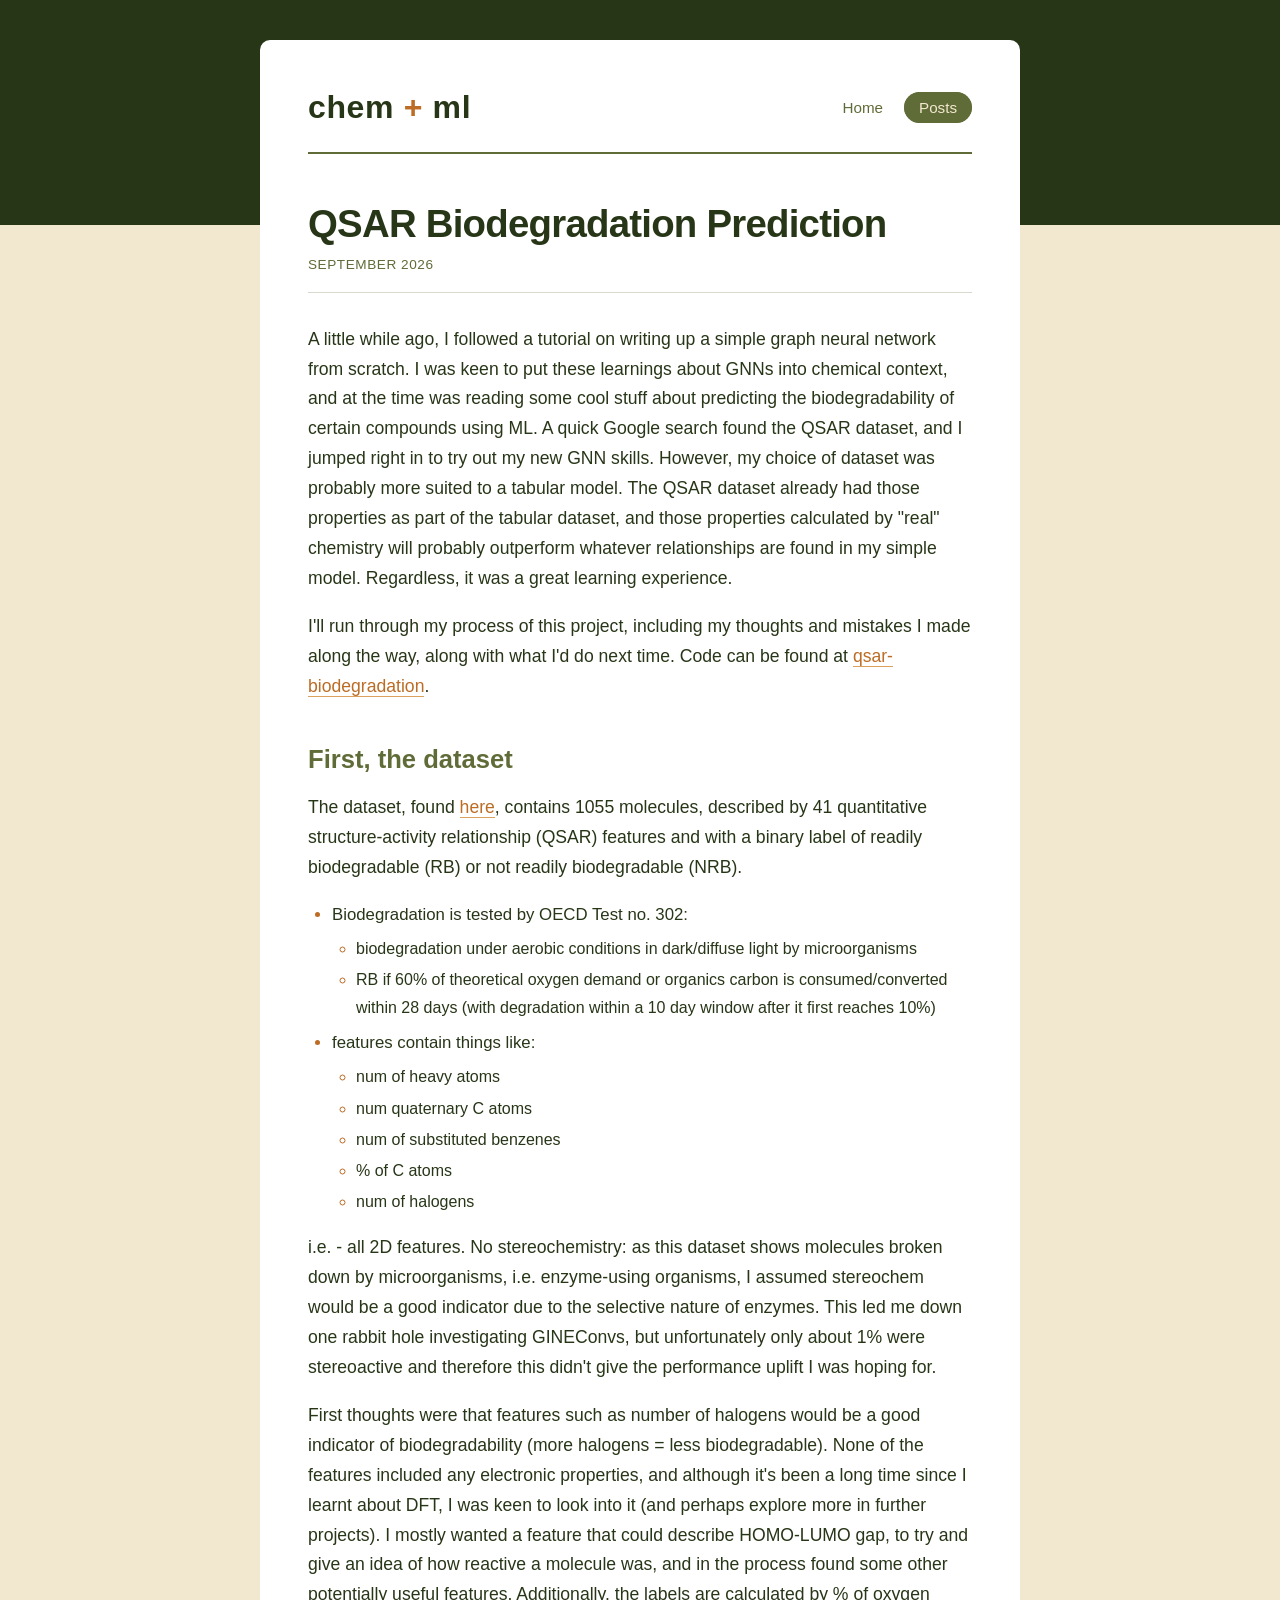
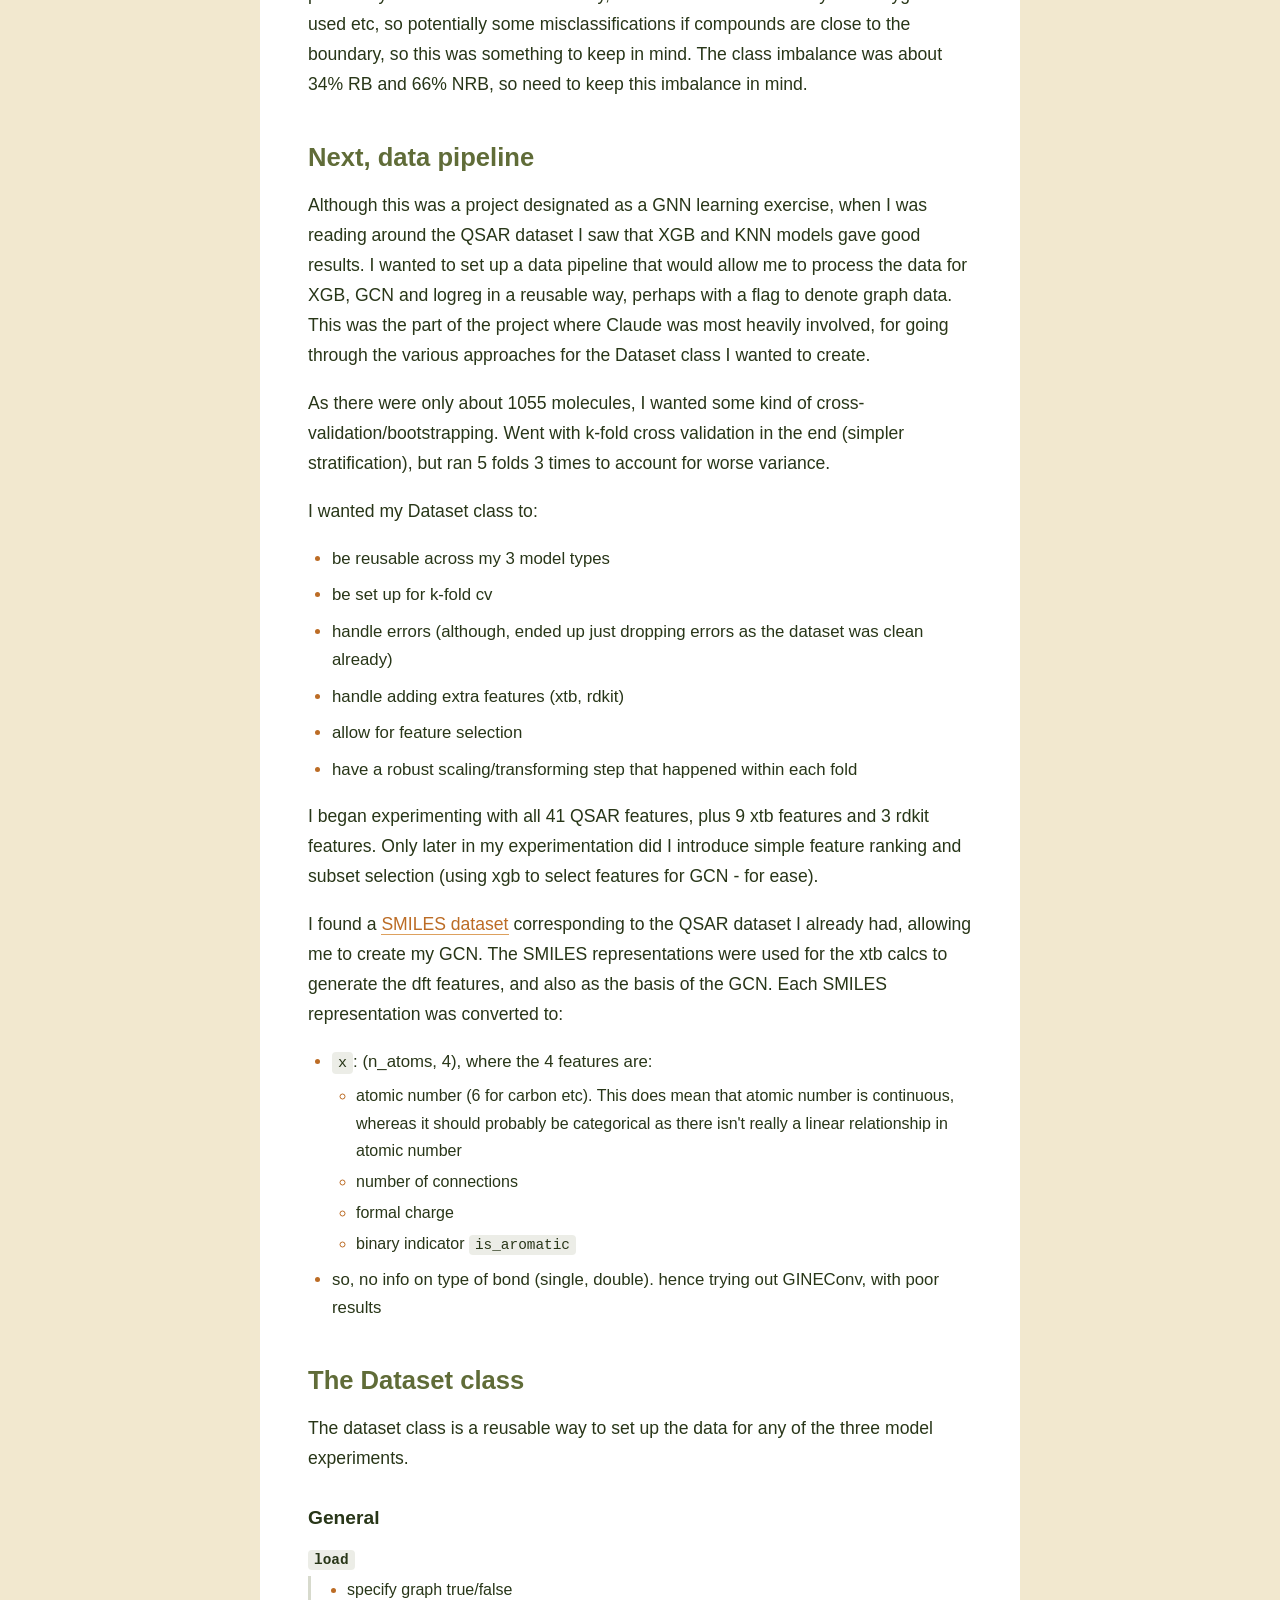
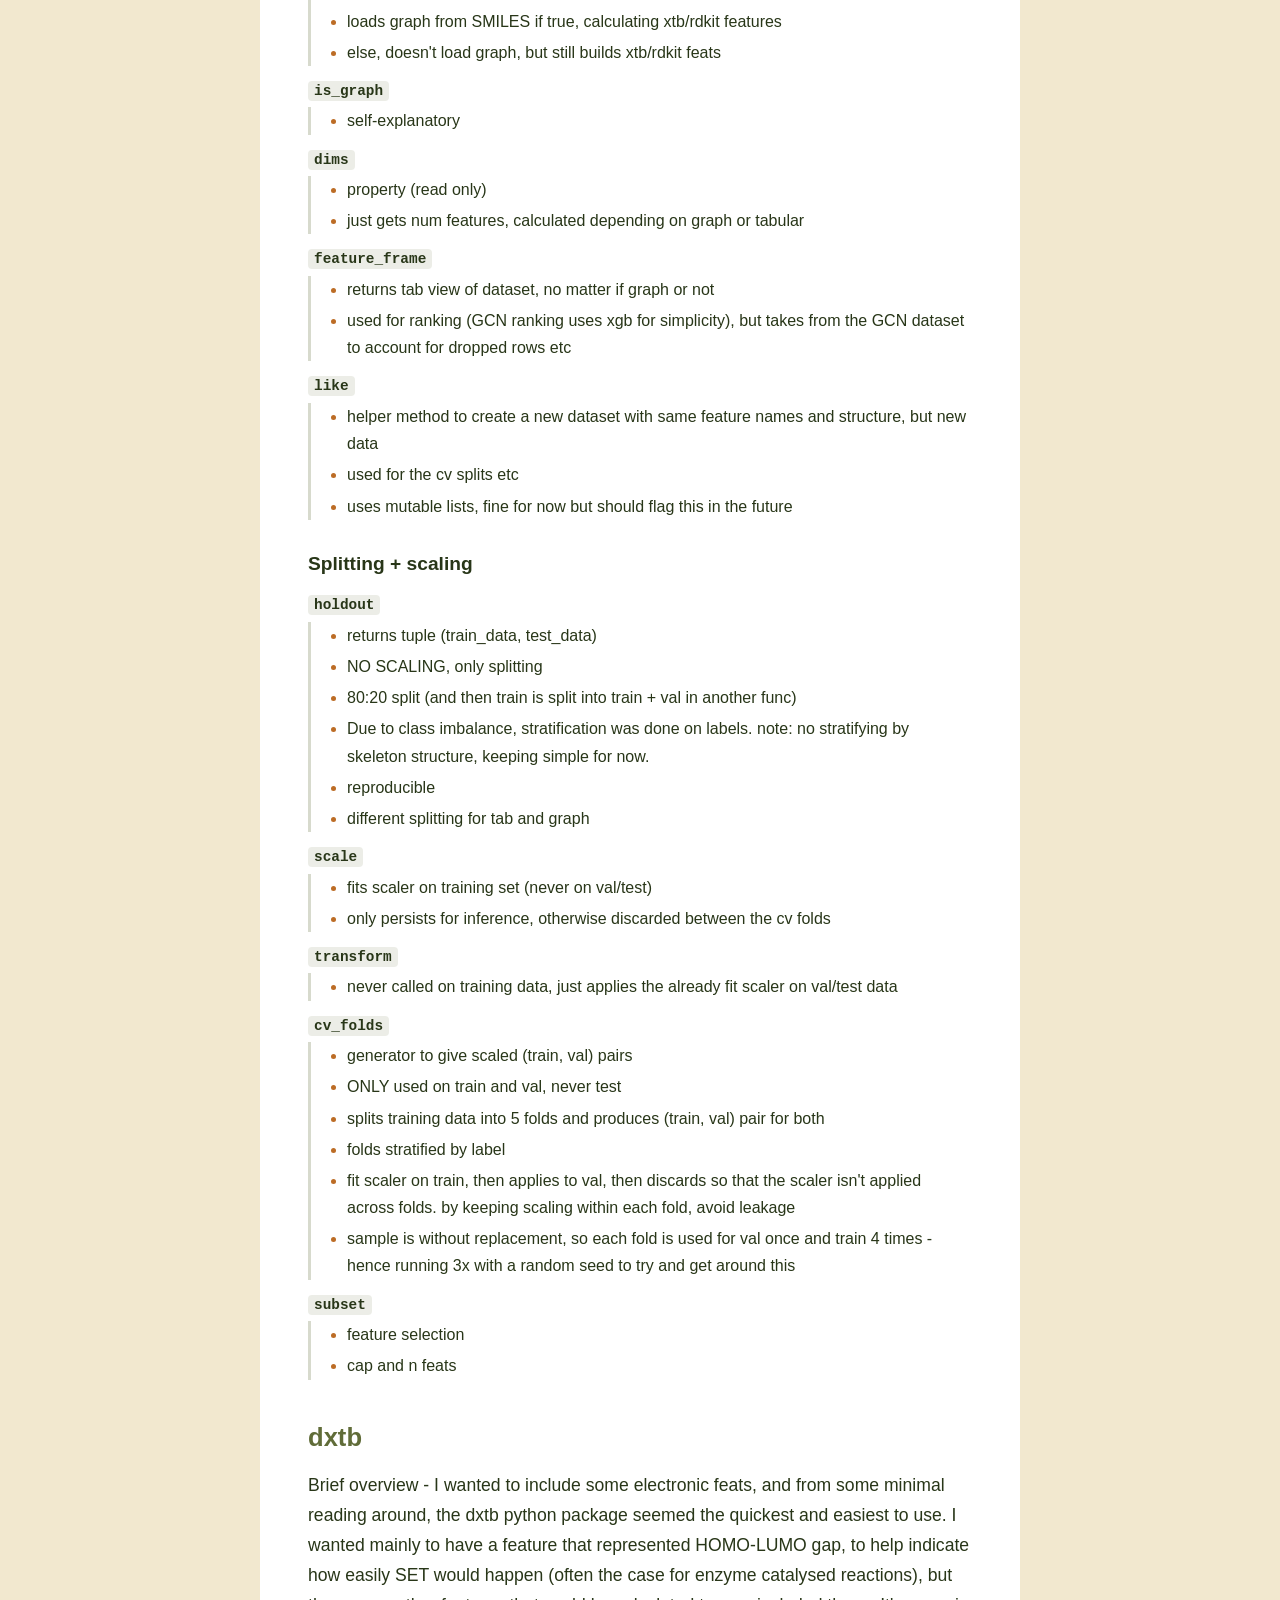
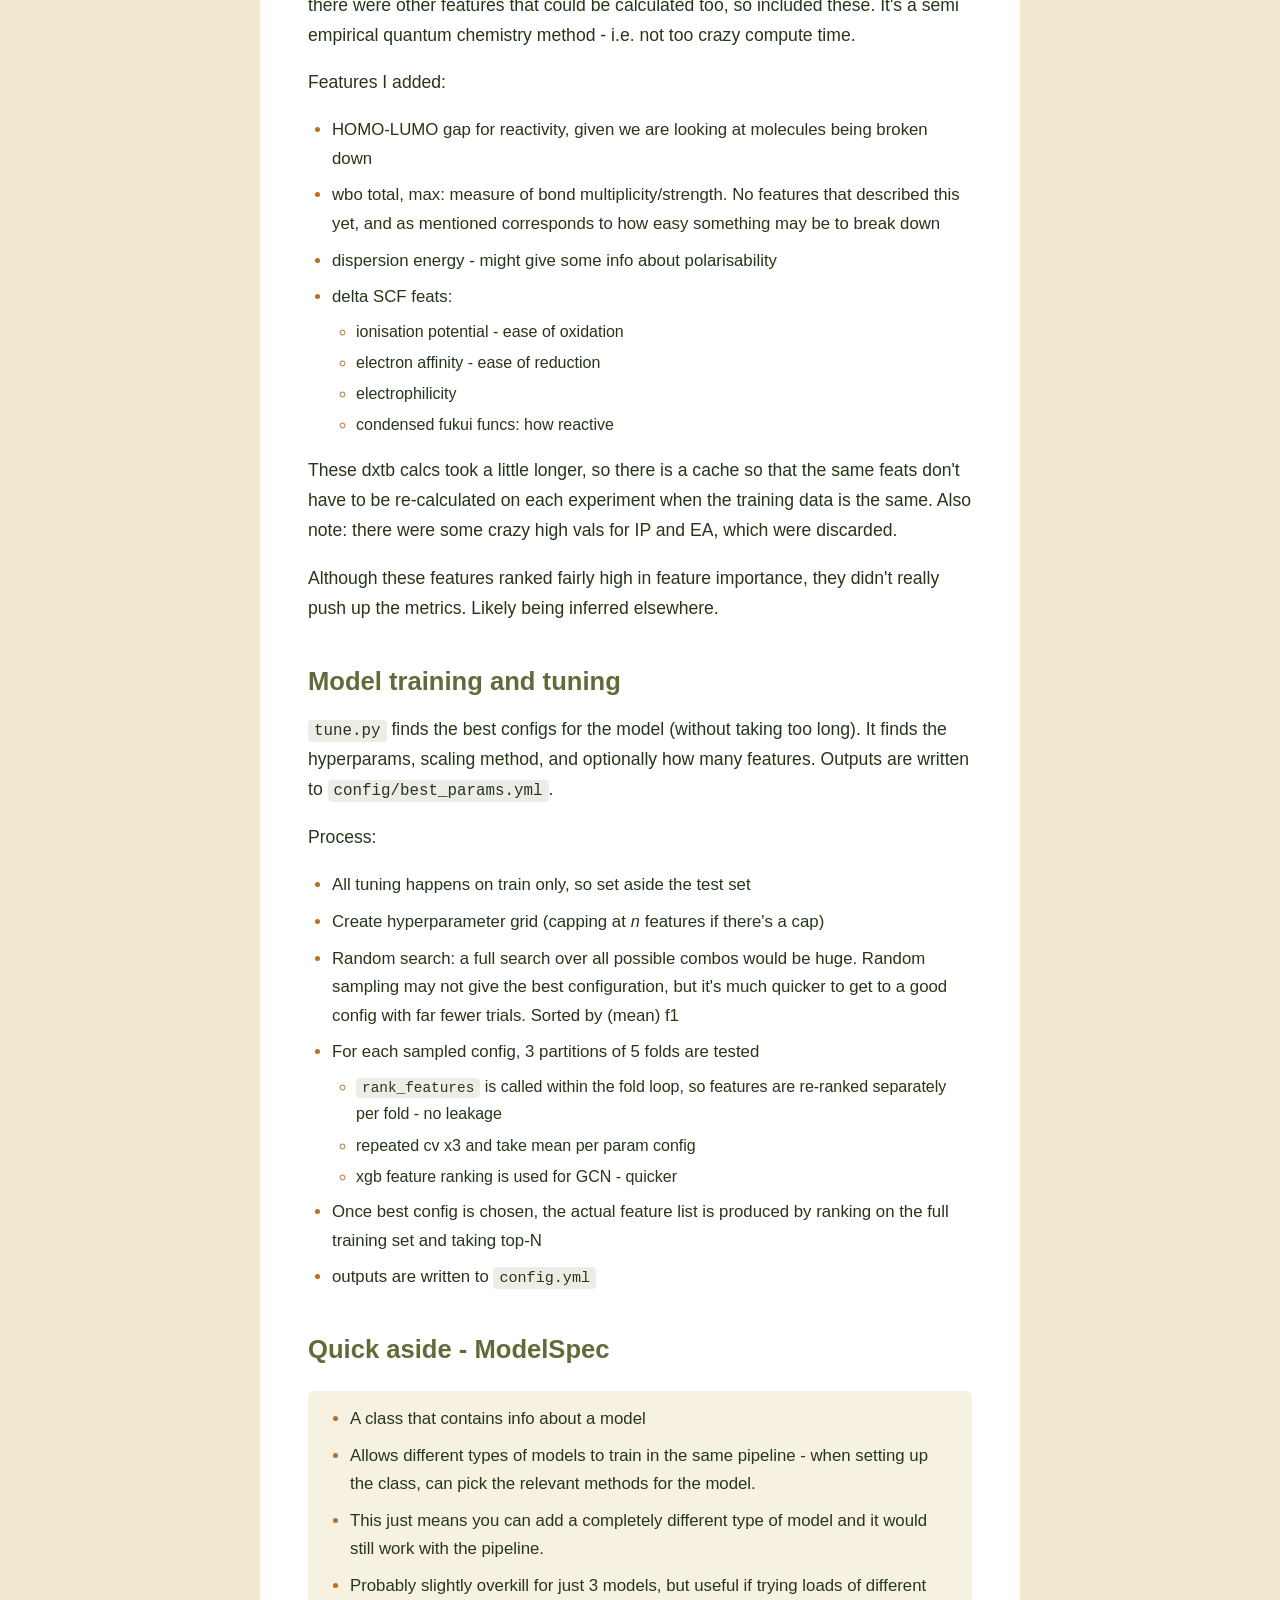
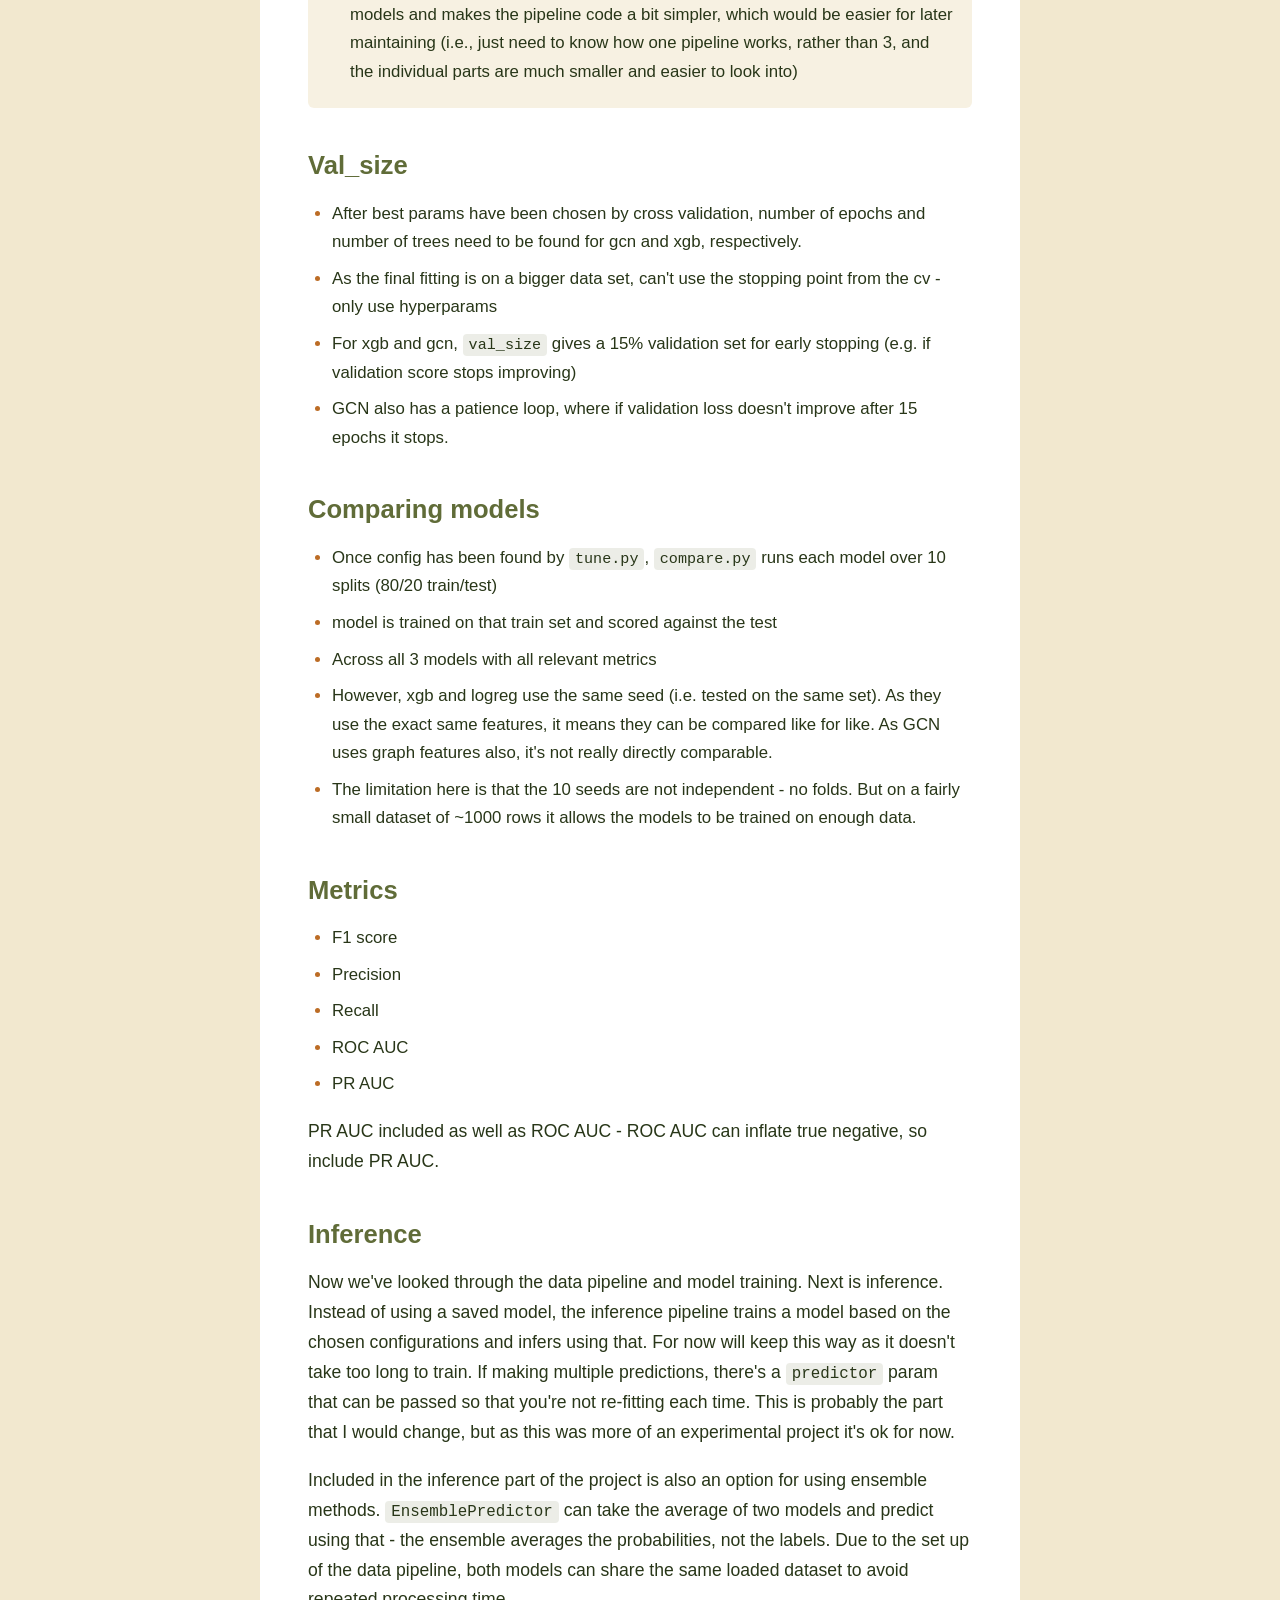
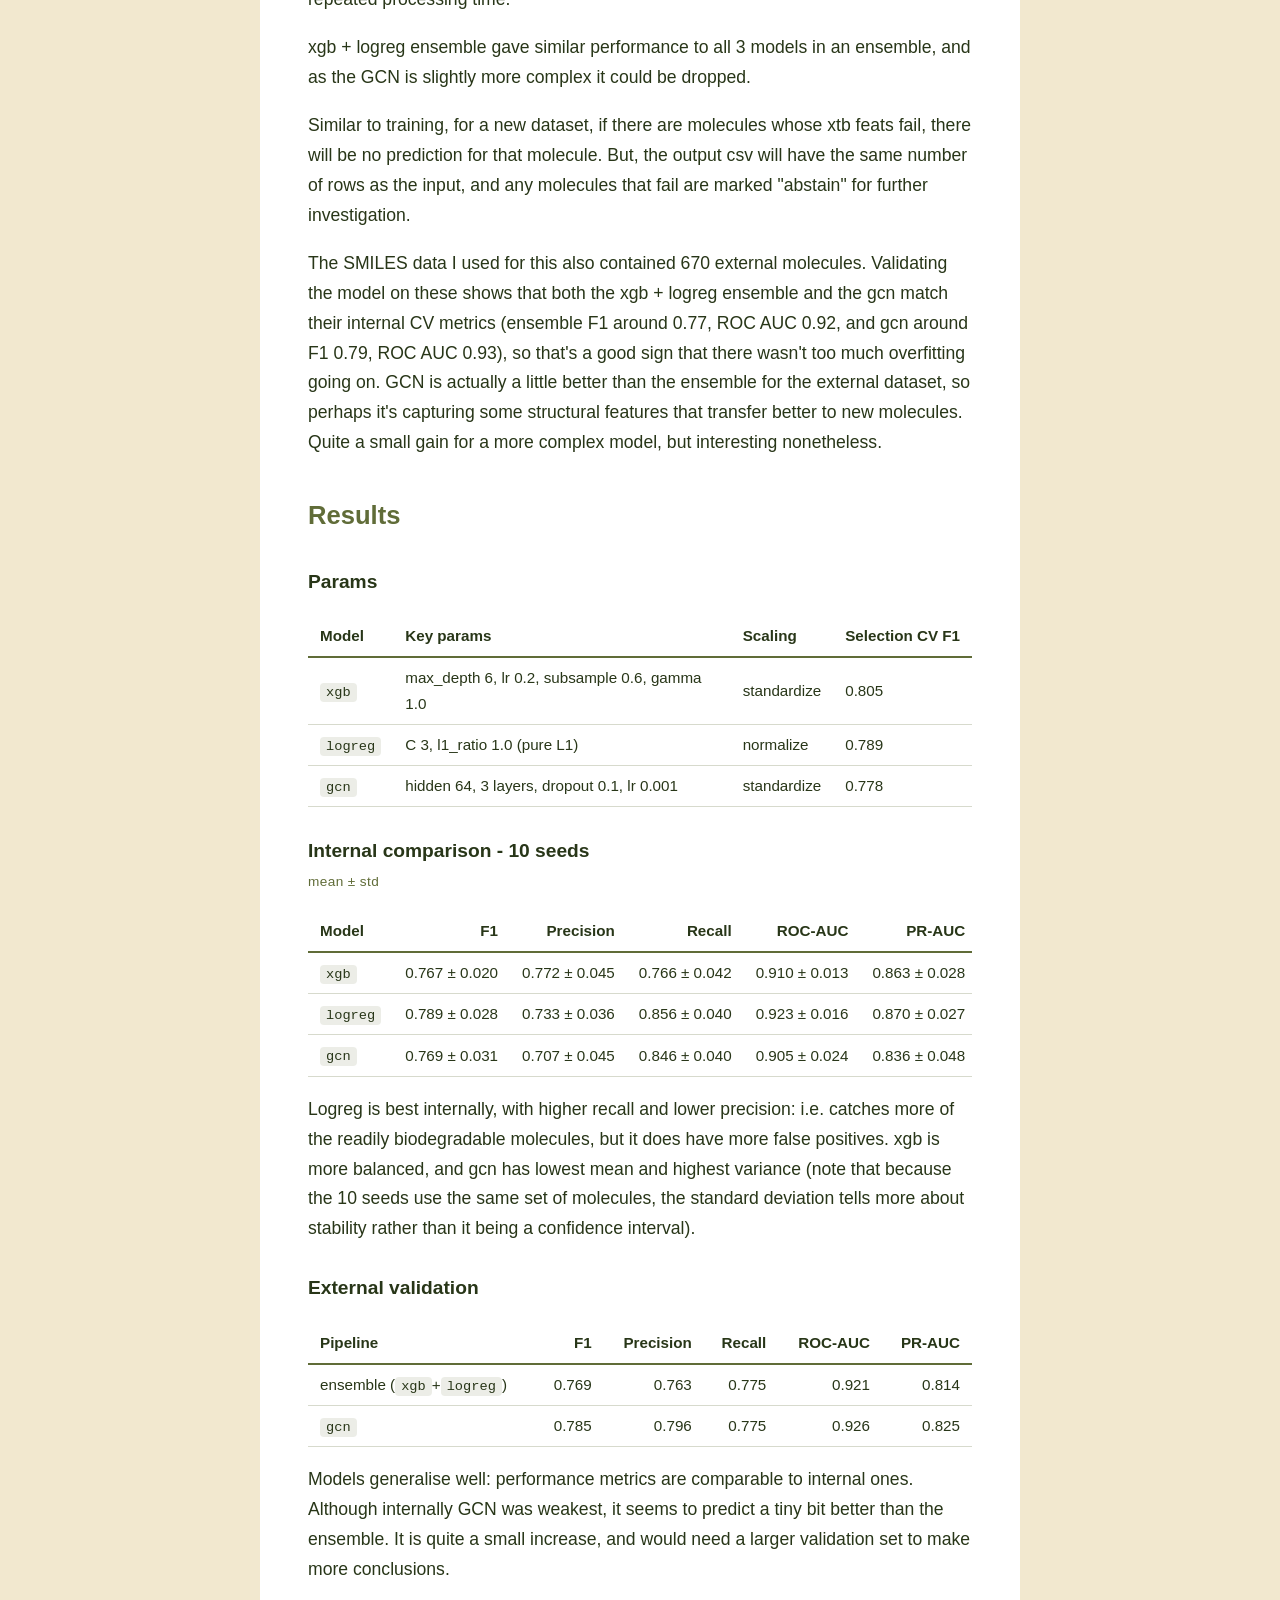
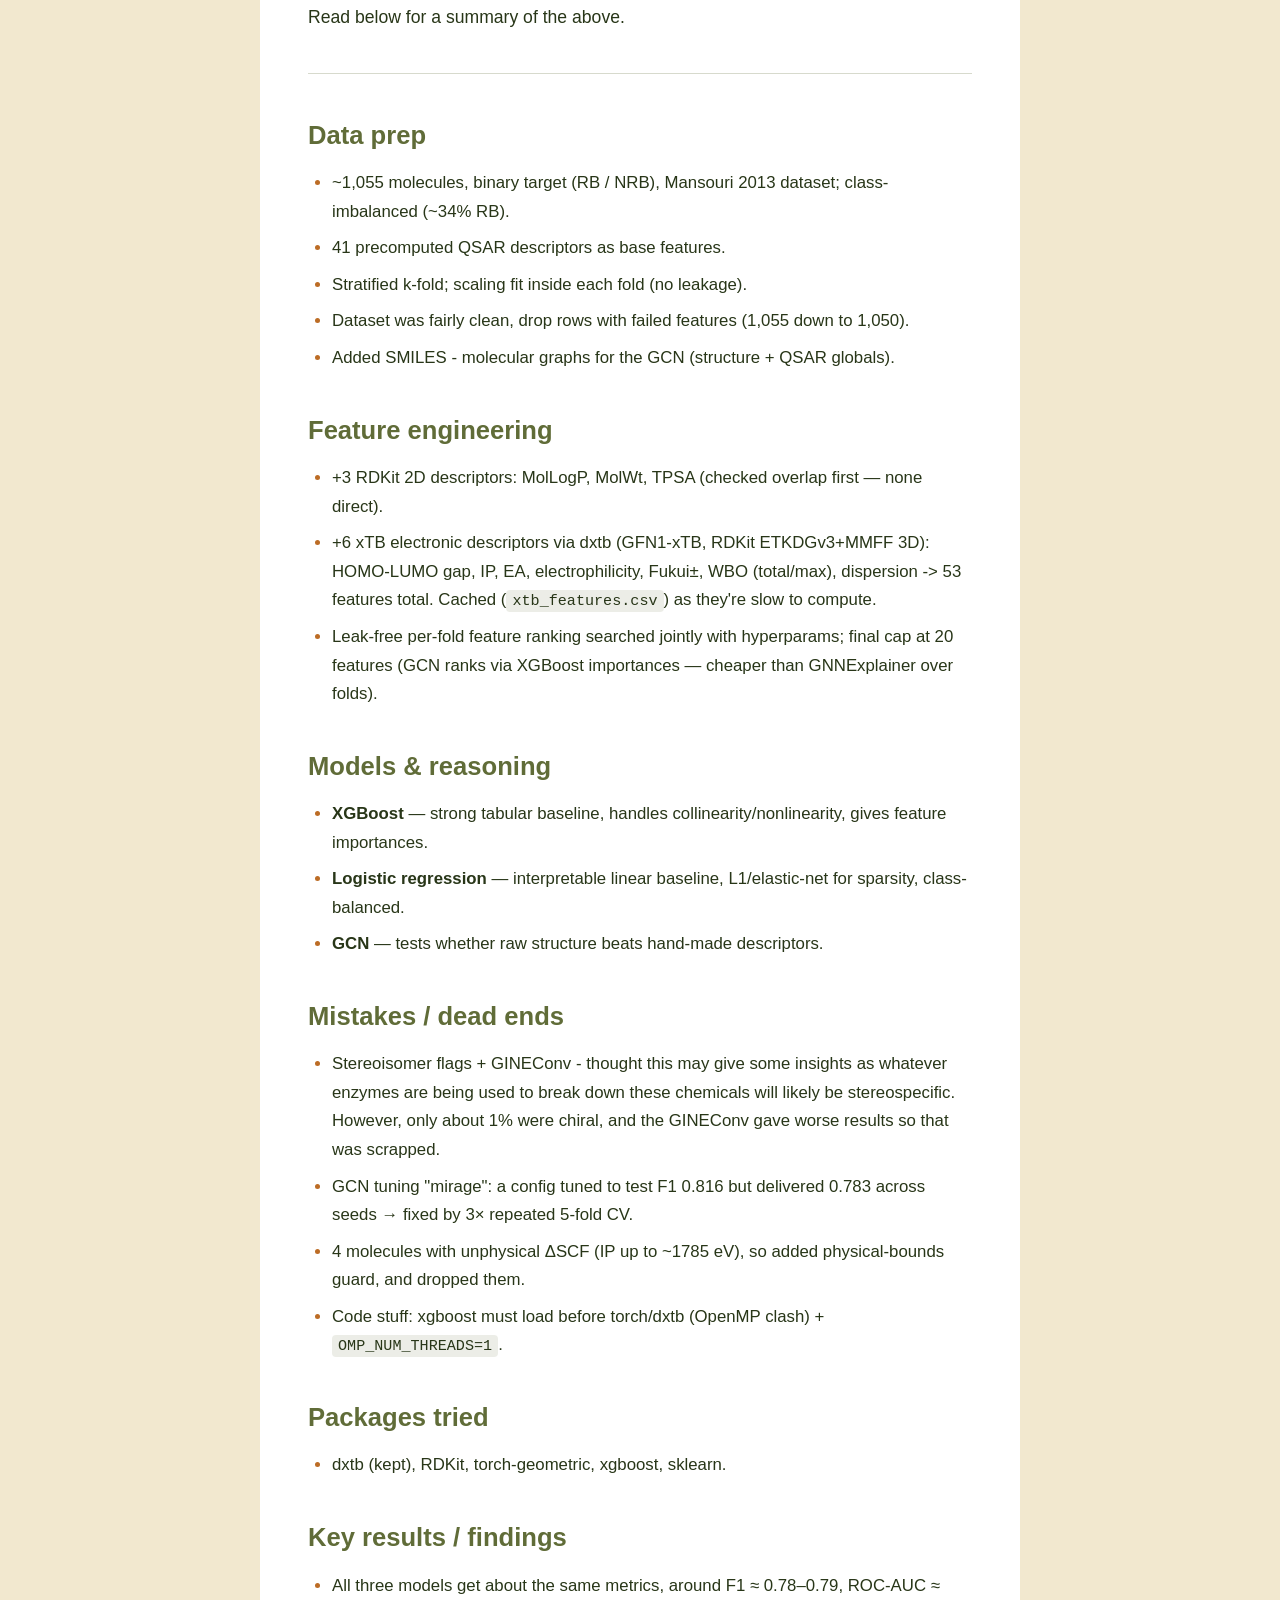
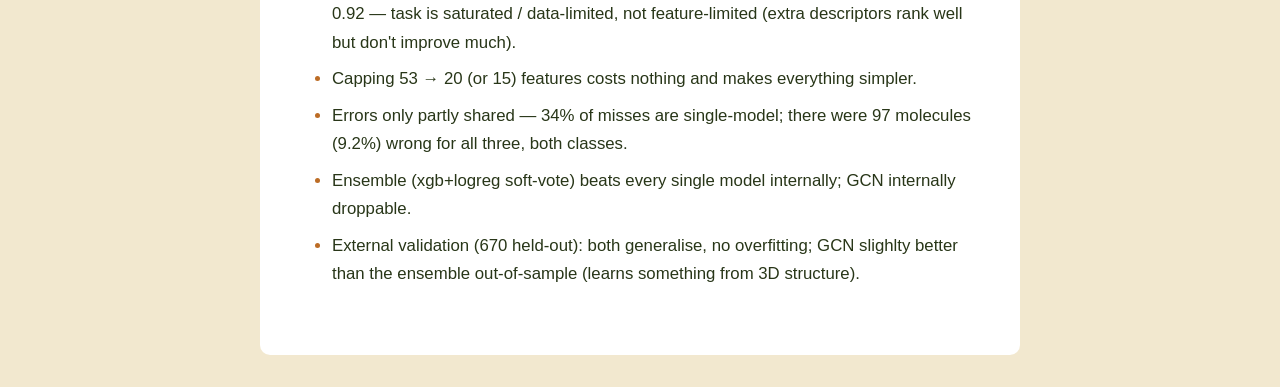
<file: posts/qsar-biodegradation.html>
<!DOCTYPE html>
<html lang="en">
<head>
    <meta charset="UTF-8">
    <meta name="viewport" content="width=device-width, initial-scale=1.0">
    <title>QSAR Biodegradation Prediction</title>
    <link rel="stylesheet" href="../style.css">
</head>
<body>

    <div class="container">
        <header>
            <div class="logo">chem <span class="plus">+</span> ml</div>
            <nav>
                <ul>
                    <li><a href="../index.html">Home</a></li>
                    <li><a href="../posts.html" class="active">Posts</a></li>
                </ul>
            </nav>
        </header>

        <main>
            <article>
                <h1>QSAR Biodegradation Prediction</h1>
                <span class="post-date">September 2026</span>

                <p>A little while ago, I followed a tutorial on writing up a simple graph neural network from scratch. I was keen to put these learnings about GNNs into chemical context,
                    and at the time was reading some cool stuff about predicting the biodegradability of certain compounds using ML. A quick Google search found the QSAR dataset,
                    and I jumped right in to try out my new GNN skills. However, my choice of dataset was probably more suited to a tabular model. The QSAR dataset already had those properties
                    as part of the tabular dataset, and those properties calculated by "real" chemistry will probably outperform whatever relationships are found in my simple model.
                    Regardless, it was a great learning experience.
                </p>

                <p>I'll run through my process of this project, including my thoughts and mistakes I made along the way, along with what I'd do next time.
                    Code can be found at <a href="https://github.com/henrytommo/qsar-biodegradation" target="_blank" rel="noopener">qsar-biodegradation</a>.
                </p>

                <h2>First, the dataset</h2>
                <p>The dataset, found <a href="https://pubmed.ncbi.nlm.nih.gov/23469921/" target="_blank" rel="noopener">here</a>, contains 1055 molecules, described by 41
                    quantitative structure-activity relationship (QSAR) features and with a binary label of readily biodegradable (RB) or not readily biodegradable (NRB).
                </p>
                <ul>
                    <li>Biodegradation is tested by OECD Test no. 302:
                        <ul>
                            <li>biodegradation under aerobic conditions in dark/diffuse light by microorganisms</li>
                            <li>RB if 60% of theoretical oxygen demand or organics carbon is consumed/converted within 28 days (with degradation within a 10 day window after it first reaches 10%)</li>
                        </ul>
                    </li>
                    <li>features contain things like:
                        <ul>
                            <li>num of heavy atoms</li>
                            <li>num quaternary C atoms</li>
                            <li>num of substituted benzenes</li>
                            <li>% of C atoms</li>
                            <li>num of halogens</li>
                        </ul>
                    </li>
                </ul>
                <p>i.e. - all 2D features. No stereochemistry: as this dataset shows molecules broken down by microorganisms, i.e. enzyme-using organisms, I assumed stereochem
                    would be a good indicator due to the selective nature of enzymes. This led me down one rabbit hole investigating GINEConvs, but unfortunately only about 1% were
                    stereoactive and therefore this didn't give the performance uplift I was hoping for.
                </p>
                <p>First thoughts were that features such as number of halogens would be a good indicator of biodegradability (more halogens = less biodegradable). None of the
                    features included any electronic properties, and although it's been a long time since I learnt about DFT, I was keen to look into it (and perhaps explore
                    more in further projects). I mostly wanted a feature that could describe HOMO-LUMO gap, to try and give an idea of how reactive a molecule was, and in the process
                    found some other potentially useful features. Additionally, the labels are calculated by % of oxygen used etc, so potentially some misclassifications if compounds
                    are close to the boundary, so this was something to keep in mind. The class imbalance was about 34% RB and 66% NRB, so need to keep this imbalance in mind.
                </p>

                <h2>Next, data pipeline</h2>
                <p>Although this was a project designated as a GNN learning exercise, when I was reading around the QSAR dataset I saw that XGB and KNN models gave good results.
                    I wanted to set up a data pipeline that would allow me to process the data for XGB, GCN and logreg in a reusable way, perhaps with a flag to denote graph data.
                    This was the part of the project where Claude was most heavily involved, for going through the various approaches for the Dataset class I wanted to create.
                </p>
                <p>As there were only about 1055 molecules, I wanted some kind of cross-validation/bootstrapping. Went with k-fold cross validation in the end (simpler stratification),
                    but ran 5 folds 3 times to account for worse variance.
                </p>
                <p>I wanted my Dataset class to:</p>
                <ul>
                    <li>be reusable across my 3 model types</li>
                    <li>be set up for k-fold cv</li>
                    <li>handle errors (although, ended up just dropping errors as the dataset was clean already)</li>
                    <li>handle adding extra features (xtb, rdkit)</li>
                    <li>allow for feature selection</li>
                    <li>have a robust scaling/transforming step that happened within each fold</li>
                </ul>
                <p>I began experimenting with all 41 QSAR features, plus 9 xtb features and 3 rdkit features. Only later in my experimentation did I introduce simple feature ranking
                    and subset selection (using xgb to select features for GCN - for ease).
                </p>
                <p>I found a <a href="https://pubs.acs.org/jcisd8/article-abstract/53/4/867/1222710/Quantitative-Structure-Activity-Relationship?redirectedFrom=fulltext" target="_blank" rel="noopener">SMILES dataset</a>
                    corresponding to the QSAR dataset I already had, allowing me to create my GCN. The SMILES representations were used for the xtb calcs to generate the dft features,
                    and also as the basis of the GCN. Each SMILES representation was converted to:
                </p>
                <ul>
                    <li><code>x</code>: (n_atoms, 4), where the 4 features are:
                        <ul>
                            <li>atomic number (6 for carbon etc). This does mean that atomic number is continuous, whereas it should probably be categorical as there isn't really a linear relationship in atomic number</li>
                            <li>number of connections</li>
                            <li>formal charge</li>
                            <li>binary indicator <code>is_aromatic</code></li>
                        </ul>
                    </li>
                    <li>so, no info on type of bond (single, double). hence trying out GINEConv, with poor results</li>
                </ul>

                <h2>The Dataset class</h2>
                <p>The dataset class is a reusable way to set up the data for any of the three model experiments.</p>

                <h3>General</h3>
                <dl class="methods">
                    <dt><code>load</code></dt>
                    <dd>
                        <ul>
                            <li>specify graph true/false</li>
                            <li>loads graph from SMILES if true, calculating xtb/rdkit features</li>
                            <li>else, doesn't load graph, but still builds xtb/rdkit feats</li>
                        </ul>
                    </dd>
                    <dt><code>is_graph</code></dt>
                    <dd>
                        <ul>
                            <li>self-explanatory</li>
                        </ul>
                    </dd>
                    <dt><code>dims</code></dt>
                    <dd>
                        <ul>
                            <li>property (read only)</li>
                            <li>just gets num features, calculated depending on graph or tabular</li>
                        </ul>
                    </dd>
                    <dt><code>feature_frame</code></dt>
                    <dd>
                        <ul>
                            <li>returns tab view of dataset, no matter if graph or not</li>
                            <li>used for ranking (GCN ranking uses xgb for simplicity), but takes from the GCN dataset to account for dropped rows etc</li>
                        </ul>
                    </dd>
                    <dt><code>like</code></dt>
                    <dd>
                        <ul>
                            <li>helper method to create a new dataset with same feature names and structure, but new data</li>
                            <li>used for the cv splits etc</li>
                            <li>uses mutable lists, fine for now but should flag this in the future</li>
                        </ul>
                    </dd>
                </dl>

                <h3>Splitting + scaling</h3>
                <dl class="methods">
                    <dt><code>holdout</code></dt>
                    <dd>
                        <ul>
                            <li>returns tuple (train_data, test_data)</li>
                            <li>NO SCALING, only splitting</li>
                            <li>80:20 split (and then train is split into train + val in another func)</li>
                            <li>Due to class imbalance, stratification was done on labels. note: no stratifying by skeleton structure, keeping simple for now.</li>
                            <li>reproducible</li>
                            <li>different splitting for tab and graph</li>
                        </ul>
                    </dd>
                    <dt><code>scale</code></dt>
                    <dd>
                        <ul>
                            <li>fits scaler on training set (never on val/test)</li>
                            <li>only persists for inference, otherwise discarded between the cv folds</li>
                        </ul>
                    </dd>
                    <dt><code>transform</code></dt>
                    <dd>
                        <ul>
                            <li>never called on training data, just applies the already fit scaler on val/test data</li>
                        </ul>
                    </dd>
                    <dt><code>cv_folds</code></dt>
                    <dd>
                        <ul>
                            <li>generator to give scaled (train, val) pairs</li>
                            <li>ONLY used on train and val, never test</li>
                            <li>splits training data into 5 folds and produces (train, val) pair for both</li>
                            <li>folds stratified by label</li>
                            <li>fit scaler on train, then applies to val, then discards so that the scaler isn't applied across folds. by keeping scaling within each fold, avoid leakage</li>
                            <li>sample is without replacement, so each fold is used for val once and train 4 times - hence running 3x with a random seed to try and get around this</li>
                        </ul>
                    </dd>
                    <dt><code>subset</code></dt>
                    <dd>
                        <ul>
                            <li>feature selection</li>
                            <li>cap and n feats</li>
                        </ul>
                    </dd>
                </dl>

                <h2>dxtb</h2>
                <p>Brief overview - I wanted to include some electronic feats, and from some minimal reading around, the dxtb python package seemed the quickest and easiest to use.
                    I wanted mainly to have a feature that represented HOMO-LUMO gap, to help indicate how easily SET would happen (often the case for enzyme catalysed reactions),
                    but there were other features that could be calculated too, so included these. It's a semi empirical quantum chemistry method - i.e. not too crazy compute time.
                </p>
                <p>Features I added:</p>
                <ul>
                    <li>HOMO-LUMO gap for reactivity, given we are looking at molecules being broken down</li>
                    <li>wbo total, max: measure of bond multiplicity/strength. No features that described this yet, and as mentioned corresponds to how easy something may be to break down</li>
                    <li>dispersion energy - might give some info about polarisability</li>
                    <li>delta SCF feats:
                        <ul>
                            <li>ionisation potential - ease of oxidation</li>
                            <li>electron affinity - ease of reduction</li>
                            <li>electrophilicity</li>
                            <li>condensed fukui funcs: how reactive</li>
                        </ul>
                    </li>
                </ul>
                <p>These dxtb calcs took a little longer, so there is a cache so that the same feats don't have to be re-calculated on each experiment when the training data is the same.
                    Also note: there were some crazy high vals for IP and EA, which were discarded.
                </p>
                <p>Although these features ranked fairly high in feature importance, they didn't really push up the metrics. Likely being inferred elsewhere.</p>

                <h2>Model training and tuning</h2>
                <p><code>tune.py</code> finds the best configs for the model (without taking too long). It finds the hyperparams, scaling method, and optionally how many features. Outputs are written to <code>config/best_params.yml</code>.</p>
                <p>Process:</p>
                <ul>
                    <li>All tuning happens on train only, so set aside the test set</li>
                    <li>Create hyperparameter grid (capping at <var>n</var> features if there's a cap)</li>
                    <li>Random search: a full search over all possible combos would be huge. Random sampling may not give the best configuration, but it's much quicker to get to a good config with far fewer trials. Sorted by (mean) f1</li>
                    <li>For each sampled config, 3 partitions of 5 folds are tested
                        <ul>
                            <li><code>rank_features</code> is called within the fold loop, so features are re-ranked separately per fold - no leakage</li>
                            <li>repeated cv x3 and take mean per param config</li>
                            <li>xgb feature ranking is used for GCN - quicker</li>
                        </ul>
                    </li>
                    <li>Once best config is chosen, the actual feature list is produced by ranking on the full training set and taking top-N</li>
                    <li>outputs are written to <code>config.yml</code></li>
                </ul>

                <h2>Quick aside - ModelSpec</h2>
                <div class="aside">
                    <ul>
                        <li>A class that contains info about a model</li>
                        <li>Allows different types of models to train in the same pipeline - when setting up the class, can pick the relevant methods for the model.</li>
                        <li>This just means you can add a completely different type of model and it would still work with the pipeline.</li>
                        <li>Probably slightly overkill for just 3 models, but useful if trying loads of different models and makes the pipeline code a bit simpler, which would be easier for later maintaining (i.e., just need to know how one pipeline works, rather than 3, and the individual parts are much smaller and easier to look into)</li>
                    </ul>
                </div>

                <h2>Val_size</h2>
                <ul>
                    <li>After best params have been chosen by cross validation, number of epochs and number of trees need to be found for gcn and xgb, respectively.</li>
                    <li>As the final fitting is on a bigger data set, can't use the stopping point from the cv - only use hyperparams</li>
                    <li>For xgb and gcn, <code>val_size</code> gives a 15% validation set for early stopping (e.g. if validation score stops improving)</li>
                    <li>GCN also has a patience loop, where if validation loss doesn't improve after 15 epochs it stops.</li>
                </ul>

                <h2>Comparing models</h2>
                <ul>
                    <li>Once config has been found by <code>tune.py</code>, <code>compare.py</code> runs each model over 10 splits (80/20 train/test)</li>
                    <li>model is trained on that train set and scored against the test</li>
                    <li>Across all 3 models with all relevant metrics</li>
                    <li>However, xgb and logreg use the same seed (i.e. tested on the same set). As they use the exact same features, it means they can be compared like for like. As GCN uses graph features also, it's not really directly comparable.</li>
                    <li>The limitation here is that the 10 seeds are not independent - no folds. But on a fairly small dataset of ~1000 rows it allows the models to be trained on enough data.</li>
                </ul>

                <h2>Metrics</h2>
                <ul>
                    <li>F1 score</li>
                    <li>Precision</li>
                    <li>Recall</li>
                    <li>ROC AUC</li>
                    <li>PR AUC</li>
                </ul>
                <p>PR AUC included as well as ROC AUC - ROC AUC can inflate true negative, so include PR AUC.</p>

                <h2>Inference</h2>
                <p>Now we've looked through the data pipeline and model training. Next is inference. Instead of using a saved model, the inference pipeline trains a model based on the chosen configurations and infers using that.
                    For now will keep this way as it doesn't take too long to train. If making multiple predictions, there's a <code>predictor</code> param that can be passed so that you're not re-fitting each time.
                    This is probably the part that I would change, but as this was more of an experimental project it's ok for now.
                </p>
                <p>Included in the inference part of the project is also an option for using ensemble methods. <code>EnsemblePredictor</code> can take the average of two models and predict using that - the ensemble averages the probabilities, not the labels.
                    Due to the set up of the data pipeline, both models can share the same loaded dataset to avoid repeated processing time.
                </p>
                <p>xgb + logreg ensemble gave similar performance to all 3 models in an ensemble, and as the GCN is slightly more complex it could be dropped.</p>
                <p>Similar to training, for a new dataset, if there are molecules whose xtb feats fail, there will be no prediction for that molecule. But, the output csv will have the same number of rows as the input, and any molecules that fail are marked "abstain" for further investigation.</p>
                <p>The SMILES data I used for this also contained 670 external molecules. Validating the model on these shows that both the xgb + logreg ensemble and the gcn match their internal CV metrics
                    (ensemble F1 around 0.77, ROC AUC 0.92, and gcn around F1 0.79, ROC AUC 0.93), so that's a good sign that there wasn't too much overfitting going on.
                    GCN is actually a little better than the ensemble for the external dataset, so perhaps it's capturing some structural features that transfer better to new molecules.
                    Quite a small gain for a more complex model, but interesting nonetheless.
                </p>

                <h2>Results</h2>

                <h3>Params</h3>
                <div class="table-wrap">
                    <table class="params">
                        <thead>
                            <tr><th>Model</th><th>Key params</th><th>Scaling</th><th>Selection CV F1</th></tr>
                        </thead>
                        <tbody>
                            <tr><td><code>xgb</code></td><td class="wrap">max_depth 6, lr 0.2, subsample 0.6, gamma 1.0</td><td>standardize</td><td>0.805</td></tr>
                            <tr><td><code>logreg</code></td><td class="wrap">C 3, l1_ratio 1.0 (pure L1)</td><td>normalize</td><td>0.789</td></tr>
                            <tr><td><code>gcn</code></td><td class="wrap">hidden 64, 3 layers, dropout 0.1, lr 0.001</td><td>standardize</td><td>0.778</td></tr>
                        </tbody>
                    </table>
                </div>

                <h3>Internal comparison - 10 seeds</h3>
                <p class="caption">mean &plusmn; std</p>
                <div class="table-wrap">
                    <table class="numeric">
                        <thead>
                            <tr><th>Model</th><th>F1</th><th>Precision</th><th>Recall</th><th>ROC-AUC</th><th>PR-AUC</th></tr>
                        </thead>
                        <tbody>
                            <tr><td><code>xgb</code></td><td>0.767 &plusmn; 0.020</td><td>0.772 &plusmn; 0.045</td><td>0.766 &plusmn; 0.042</td><td>0.910 &plusmn; 0.013</td><td>0.863 &plusmn; 0.028</td></tr>
                            <tr><td><code>logreg</code></td><td>0.789 &plusmn; 0.028</td><td>0.733 &plusmn; 0.036</td><td>0.856 &plusmn; 0.040</td><td>0.923 &plusmn; 0.016</td><td>0.870 &plusmn; 0.027</td></tr>
                            <tr><td><code>gcn</code></td><td>0.769 &plusmn; 0.031</td><td>0.707 &plusmn; 0.045</td><td>0.846 &plusmn; 0.040</td><td>0.905 &plusmn; 0.024</td><td>0.836 &plusmn; 0.048</td></tr>
                        </tbody>
                    </table>
                </div>
                <p>Logreg is best internally, with higher recall and lower precision: i.e. catches more of the readily biodegradable molecules, but it does have more false positives.
                    xgb is more balanced, and gcn has lowest mean and highest variance (note that because the 10 seeds use the same set of molecules, the standard deviation tells more about stability rather than it being a confidence interval).
                </p>

                <h3>External validation</h3>
                <div class="table-wrap">
                    <table class="numeric">
                        <thead>
                            <tr><th>Pipeline</th><th>F1</th><th>Precision</th><th>Recall</th><th>ROC-AUC</th><th>PR-AUC</th></tr>
                        </thead>
                        <tbody>
                            <tr><td>ensemble (<code>xgb</code>+<code>logreg</code>)</td><td>0.769</td><td>0.763</td><td>0.775</td><td>0.921</td><td>0.814</td></tr>
                            <tr><td><code>gcn</code></td><td>0.785</td><td>0.796</td><td>0.775</td><td>0.926</td><td>0.825</td></tr>
                        </tbody>
                    </table>
                </div>
                <p>Models generalise well: performance metrics are comparable to internal ones.
                    Although internally GCN was weakest, it seems to predict a tiny bit better than the ensemble. It is quite a small increase, and would need a larger validation set to make more conclusions.
                </p>

                <p>Read below for a summary of the above.</p>

                <hr>

                <h2>Data prep</h2>
                <ul>
                    <li>~1,055 molecules, binary target (RB / NRB), Mansouri 2013 dataset; class-imbalanced (~34% RB).</li>
                    <li>41 precomputed QSAR descriptors as base features.</li>
                    <li>Stratified k-fold; scaling fit inside each fold (no leakage).</li>
                    <li>Dataset was fairly clean, drop rows with failed features (1,055 down to 1,050).</li>
                    <li>Added SMILES - molecular graphs for the GCN (structure + QSAR globals).</li>
                </ul>

                <h2>Feature engineering</h2>
                <ul>
                    <li>+3 RDKit 2D descriptors: MolLogP, MolWt, TPSA (checked overlap first — none direct).</li>
                    <li>+6 xTB electronic descriptors via dxtb (GFN1-xTB, RDKit ETKDGv3+MMFF 3D): HOMO-LUMO gap, IP, EA, electrophilicity, Fukui±, WBO (total/max), dispersion -> 53 features total. Cached (<code>xtb_features.csv</code>) as they're slow to compute.</li>
                    <li>Leak-free per-fold feature ranking searched jointly with hyperparams; final cap at 20 features (GCN ranks via XGBoost importances — cheaper than GNNExplainer over folds).</li>
                </ul>

                <h2>Models &amp; reasoning</h2>
                <ul>
                    <li><strong>XGBoost</strong> — strong tabular baseline, handles collinearity/nonlinearity, gives feature importances.</li>
                    <li><strong>Logistic regression</strong> — interpretable linear baseline, L1/elastic-net for sparsity, class-balanced.</li>
                    <li><strong>GCN</strong> — tests whether raw structure beats hand-made descriptors.</li>
                </ul>

                <h2>Mistakes / dead ends</h2>
                <ul>
                    <li>Stereoisomer flags + GINEConv - thought this may give some insights as whatever enzymes are being used to break down these chemicals will likely be stereospecific. However, only about 1% were chiral, and the GINEConv gave worse results so that was scrapped.</li>
                    <li>GCN tuning "mirage": a config tuned to test F1 0.816 but delivered 0.783 across seeds → fixed by 3× repeated 5-fold CV.</li>
                    <li>4 molecules with unphysical ΔSCF (IP up to ~1785 eV), so added physical-bounds guard, and dropped them.</li>
                    <li>Code stuff: xgboost must load before torch/dxtb (OpenMP clash) + <code>OMP_NUM_THREADS=1</code>.</li>
                </ul>

                <h2>Packages tried</h2>
                <ul>
                    <li>dxtb (kept), RDKit, torch-geometric, xgboost, sklearn.</li>
                </ul>

                <h2>Key results / findings</h2>
                <ul>
                    <li>All three models get about the same metrics, around F1 ≈ 0.78–0.79, ROC-AUC ≈ 0.92 — task is saturated / data-limited, not feature-limited (extra descriptors rank well but don't improve much).</li>
                    <li>Capping 53 → 20 (or 15) features costs nothing and makes everything simpler.</li>
                    <li>Errors only partly shared — 34% of misses are single-model; there were 97 molecules (9.2%) wrong for all three, both classes.</li>
                    <li>Ensemble (xgb+logreg soft-vote) beats every single model internally; GCN internally droppable.</li>
                    <li>External validation (670 held-out): both generalise, no overfitting; GCN slighlty better than the ensemble out-of-sample (learns something from 3D structure).</li>
                </ul>
            </article>
        </main>
    </div>

</body>
</html>
</file>
<file: style.css>
:root {
    --c1: #283618;
    --c2: #606c38;
    --c3: #bc6c25;
    --c4: #dda15e;
    --c5: #f2e8cf;

    --bg: var(--c5);
    --text: var(--c1);
    --muted: var(--c2);
    --accent: var(--c3);
    --accent-soft: var(--c4);
    --rule: rgba(96, 108, 56, 0.25);   /* c2 at 25% */
    --surface: rgba(242, 232, 207, 0.6); /* faint c5, for boxes inside the white column */
    --column: #ffffff;
    /* dark top band: ~1/4 of the viewport, but never so short it ends above the
       header rule (~150px) nor so tall it swallows the intro text */
    --band-height: clamp(180px, 25vh, 260px);

    --sans: -apple-system, BlinkMacSystemFont, "Segoe UI", Roboto, Helvetica, Arial, sans-serif;
    --heading: var(--sans);
    --mono: SFMono-Regular, Menlo, Consolas, monospace;
}

/* Base Reset */
* {
    margin: 0;
    padding: 0;
    box-sizing: border-box;
}

html {
    scroll-behavior: smooth;
}

body {
    font-family: var(--sans);
    line-height: 1.7;
    color: var(--text);
    background-color: var(--bg);
    /* dark band across the top of the page, behind the white column */
    background-image: linear-gradient(var(--c1) 0, var(--c1) var(--band-height), var(--bg) var(--band-height));
    background-repeat: no-repeat;
    background-attachment: fixed;   /* background stays put; only the column scrolls */
    min-height: 100vh;
    display: flex;
    flex-direction: column;
    padding: 40px 20px;
}

/* Container to keep layout centered and neat */
.container {
    max-width: 760px;
    width: 100%;
    margin: 0 auto;
    flex: 1;
    background: var(--column);
    padding: 40px 48px 48px;
    border-radius: 10px;
}

::selection {
    background: var(--c4);
    color: var(--c1);
}

/* Links (in body text) */
a {
    color: var(--accent);
    text-decoration: none;
    border-bottom: 1px solid var(--accent-soft);
    transition: border-color 0.2s ease, color 0.2s ease;
}

a:hover {
    color: var(--c1);
    border-bottom-color: var(--c1);
}

/* Header Layout: Title on left, Tabs on top-right */
header {
    display: flex;
    justify-content: space-between;
    align-items: center;
    border-bottom: 2px solid var(--c2);
    padding-bottom: 18px;
    margin-bottom: 48px;
}

.logo {
    font-family: var(--heading);
    font-size: 2rem;
    font-weight: bold;
    color: var(--c1);
    border-bottom: none;
    letter-spacing: 0.02em;
}

.logo .plus {
    color: var(--accent);
}

/* Top-Right Navigation Tabs */
nav ul {
    display: flex;
    list-style: none;
    gap: 6px;
}

nav a {
    color: var(--c2);
    font-weight: 500;
    font-size: 0.95rem;
    padding: 6px 14px;
    border: 1px solid transparent;
    border-radius: 999px;
    transition: all 0.2s ease;
}

/* Hover and Active Visual States */
nav a:hover {
    border-color: var(--c2);
    color: var(--c1);
}

nav a.active {
    background-color: var(--c2);
    border-color: var(--c2);
    color: var(--c5);
}

/* Main Intro Content Styling */
main h1 {
    font-family: var(--heading);
    font-size: 2.75rem;
    font-weight: 700;
    letter-spacing: -0.02em;
    line-height: 1.15;
    color: var(--c1);
    margin-bottom: 18px;
}

main h1::after {
    content: "";
    display: block;
    width: 48px;
    height: 4px;
    margin-top: 14px;
    background: var(--accent);
    border-radius: 2px;
}

main p {
    font-size: 1.15rem;
    color: var(--text);
    margin-bottom: 20px;
}

.tagline {
    font-family: var(--heading);
    font-style: italic;
    color: var(--c2);
    font-size: 1.05rem;
    margin-top: -6px;
}

/* Post list on posts.html */
.post-list {
    list-style: none;
}

.post-list li {
    padding: 16px 0;
    border-bottom: 1px solid var(--rule);
}

.post-list li:last-child {
    border-bottom: none;
}

.post-list a {
    font-family: var(--heading);
    font-size: 1.3rem;
    font-weight: 600;
    color: var(--c1);
    border-bottom: 1px solid transparent;
}

.post-list a:hover {
    color: var(--accent);
    border-bottom-color: var(--accent-soft);
}

.post-date {
    display: block;
    font-size: 0.85rem;
    color: var(--c2);
    letter-spacing: 0.04em;
    text-transform: uppercase;
}

/* Individual post pages */
article h1 {
    font-family: var(--heading);
    font-size: 2.4rem;
    font-weight: 700;
    letter-spacing: -0.02em;
    line-height: 1.15;
    color: var(--c1);
    margin-bottom: 6px;
}

article h1::after {
    display: none;
}

article > .post-date {
    margin-bottom: 32px;
    padding-bottom: 16px;
    border-bottom: 1px solid var(--rule);
}

article h2 {
    font-family: var(--heading);
    font-size: 1.6rem;
    color: var(--c2);
    margin: 36px 0 12px;
}

article h3 {
    font-family: var(--heading);
    font-size: 1.2rem;
    font-weight: 600;
    color: var(--c1);
    margin: 28px 0 8px;
}

article .tagline {
    margin-top: 0;
    margin-bottom: 24px;
}

article strong {
    font-weight: 600;
    color: var(--c1);
}

article var {
    font-family: var(--mono);
    font-style: italic;
    font-size: 0.95em;
}

article dl {
    margin-bottom: 18px;
}

article dt {
    font-weight: 600;
    color: var(--c1);
    margin-top: 10px;
}

article dd {
    font-size: 1.05rem;
    margin-left: 0;
    padding-left: 16px;
    border-left: 3px solid var(--rule);
}

article h4 {
    font-family: var(--heading);
    font-size: 1.05rem;
    font-weight: 600;
    color: var(--c1);
    margin: 24px 0 6px;
    padding-bottom: 4px;
    border-bottom: 1px solid var(--rule);
}

/* Maths: inline keeps the line, block sits on its own centred line */
.formula {
    font-family: var(--mono);
    font-size: 1rem;
    color: var(--c1);
    white-space: nowrap;
}

p.formula,
.formula.block {
    display: block;
    margin: 12px 0;
    padding: 10px 14px;
    background: var(--surface);
    border-left: 3px solid var(--c4);
    border-radius: 4px;
    overflow-x: auto;
}

.formula.inline {
    display: inline-block;
    padding: 0 4px;
    white-space: nowrap;
}

.formula var {
    font-family: var(--mono);
    font-style: italic;
}

.formula .sum {
    font-size: 1.25em;
    line-height: 1;
}

.formula .sum sub {
    font-size: 0.5em;
}

/* Tables */
.table-wrap {
    overflow-x: auto;
    margin: 18px 0;
}

article table {
    border-collapse: collapse;
    font-size: 0.95rem;
    min-width: 100%;
}

article th,
article td {
    padding: 7px 12px;
    text-align: left;
    border-bottom: 1px solid var(--rule);
    white-space: nowrap;
}

article th {
    font-weight: 600;
    color: var(--c1);
    border-bottom: 2px solid var(--c2);
}

article tbody tr:hover {
    background: var(--surface);
}

/* grouped column headers (two header rows with colspan) */
article table thead th[colspan] {
    text-align: center;
    border-bottom: 1px solid var(--rule);
}

article table .group-start {
    border-left: 1px solid var(--rule);
}

/* a second tbody starts a new block of rows */
article table tbody + tbody tr:first-child td {
    border-top: 2px solid var(--rule);
}

.formula-note {
    font-family: var(--sans);
    font-size: 0.85rem;
    color: var(--c2);
}

/* numeric tables: right-align the figures, keep the label column left */
article table.numeric td:not(:first-child),
article table.numeric th:not(:first-child) {
    text-align: right;
}

/* free-text cells may wrap instead of forcing the table wide */
article table td.wrap {
    white-space: normal;
    min-width: 15em;
}

article .caption {
    font-size: 0.85rem;
    color: var(--c2);
    letter-spacing: 0.03em;
    margin: -6px 0 0;
}

/* Asides and callouts */
article .aside {
    font-size: 1rem;
    color: var(--c2);
    margin: 20px 0;
    padding: 14px 18px;
    background: var(--surface);
    border-radius: 6px;
}

article .aside p:last-child,
article .aside ul:last-child {
    margin-bottom: 0;
}

article .callout {
    margin: 24px 0;
    padding: 12px 16px;
    border-left: 4px solid var(--c3);
    background: var(--surface);
    font-size: 1.05rem;
}

article ul.plain {
    list-style: none;
    padding-left: 0;
}

/* nested lists */
article ul ul {
    margin: 6px 0 4px;
}

article ul ul li {
    font-size: 1rem;
    margin-bottom: 4px;
}

/* method reference: dt is the method name, dd holds its bullet list */
article .methods dd ul {
    margin: 4px 0 0;
    padding-left: 20px;
}

article .methods dd li {
    font-size: 1rem;
    margin-bottom: 4px;
}

article hr {
    border: none;
    border-top: 1px solid var(--rule);
    margin: 40px 0;
}

/* draft highlights - errors flagged for the author to fix */
article mark {
    background-color: var(--c4);
    color: var(--c1);
    padding: 0 3px;
    border-radius: 3px;
}

article .note {
    font-size: 0.9rem;
    color: var(--c2);
    margin-top: -18px;
}

article p {
    font-size: 1.1rem;
    color: var(--text);
    margin-bottom: 18px;
}

article ul {
    padding-left: 24px;
    margin-bottom: 18px;
}

article li {
    font-size: 1.05rem;
    color: var(--text);
    margin-bottom: 8px;
}

article li::marker {
    color: var(--accent);
}

article code {
    font-family: var(--mono);
    font-size: 0.9em;
    background-color: rgba(96, 108, 56, 0.12);
    color: var(--c1);
    padding: 2px 6px;
    border-radius: 4px;
}

/* Figures in posts */
.post-figure {
    margin: 28px 0;
}

.post-figure img {
    display: block;
    max-width: 100%;      /* never wider than the column */
    max-height: 80vh;     /* portrait images: don't exceed the screen */
    width: auto;
    height: auto;
    margin: 0 auto;
}

.post-figure figcaption {
    margin-top: 8px;
    font-size: 0.9rem;
    color: var(--c2);
    text-align: center;
}

/* GNN hyperparameter demo (posts/intro-to-gnns.html, js/intro-to-gnns.js) */
#gnn-demo {
    margin: 30px 0;
    padding: 22px;
    background-color: var(--column);
    border: 1px solid var(--rule);
    border-radius: 8px;
}

.gnn-controls {
    display: flex;
    flex-wrap: wrap;
    gap: 12px 20px;
    margin-bottom: 16px;
}

.gnn-control {
    display: flex;
    flex-direction: column;
    font-size: 0.85rem;
    color: var(--c2);
}

.gnn-control select {
    margin-top: 4px;
    padding: 6px 8px;
    font-size: 1rem;
    color: var(--c1);
    border: 1px solid var(--rule);
    border-radius: 6px;
    background-color: var(--c5);
}

.gnn-control select:focus {
    outline: 2px solid var(--c4);
    outline-offset: 1px;
}

.gnn-mse {
    font-size: 1.15rem;
    font-weight: 600;
    color: var(--c1);
}

.gnn-status {
    min-height: 1.4em;
    font-size: 0.9rem;
    color: var(--c2);
}

.gnn-charts {
    display: flex;
    flex-wrap: wrap;
    gap: 20px;
    margin-top: 16px;
}

.gnn-chart {
    flex: 1 1 300px;
    margin: 0;
}

.gnn-chart figcaption {
    font-size: 0.9rem;
    color: var(--c2);
    margin-bottom: 6px;
}

.gnn-chart svg {
    width: 100%;
    height: auto;
    display: block;
}

.gnn-axes line {
    stroke: var(--c2);
    stroke-width: 1;
}

.gnn-axes text {
    font-size: 10px;
    fill: var(--c2);
}

.gnn-axis-label {
    font-size: 11px;
    fill: var(--c1);
}

.gnn-ref {
    stroke: var(--c4);
    stroke-dasharray: 4 3;
}

.gnn-points circle {
    fill: var(--c1);
    fill-opacity: 0.65;
}

/* Small screens */
@media (max-width: 520px) {
    body {
        padding: 16px 12px;
    }

    .container {
        padding: 24px 20px 32px;
    }

    header {
        flex-direction: column;
        align-items: flex-start;
        gap: 12px;
        margin-bottom: 32px;
    }

    main h1 {
        font-size: 2.1rem;
    }

    article h1 {
        font-size: 1.9rem;
    }
}
</file>
